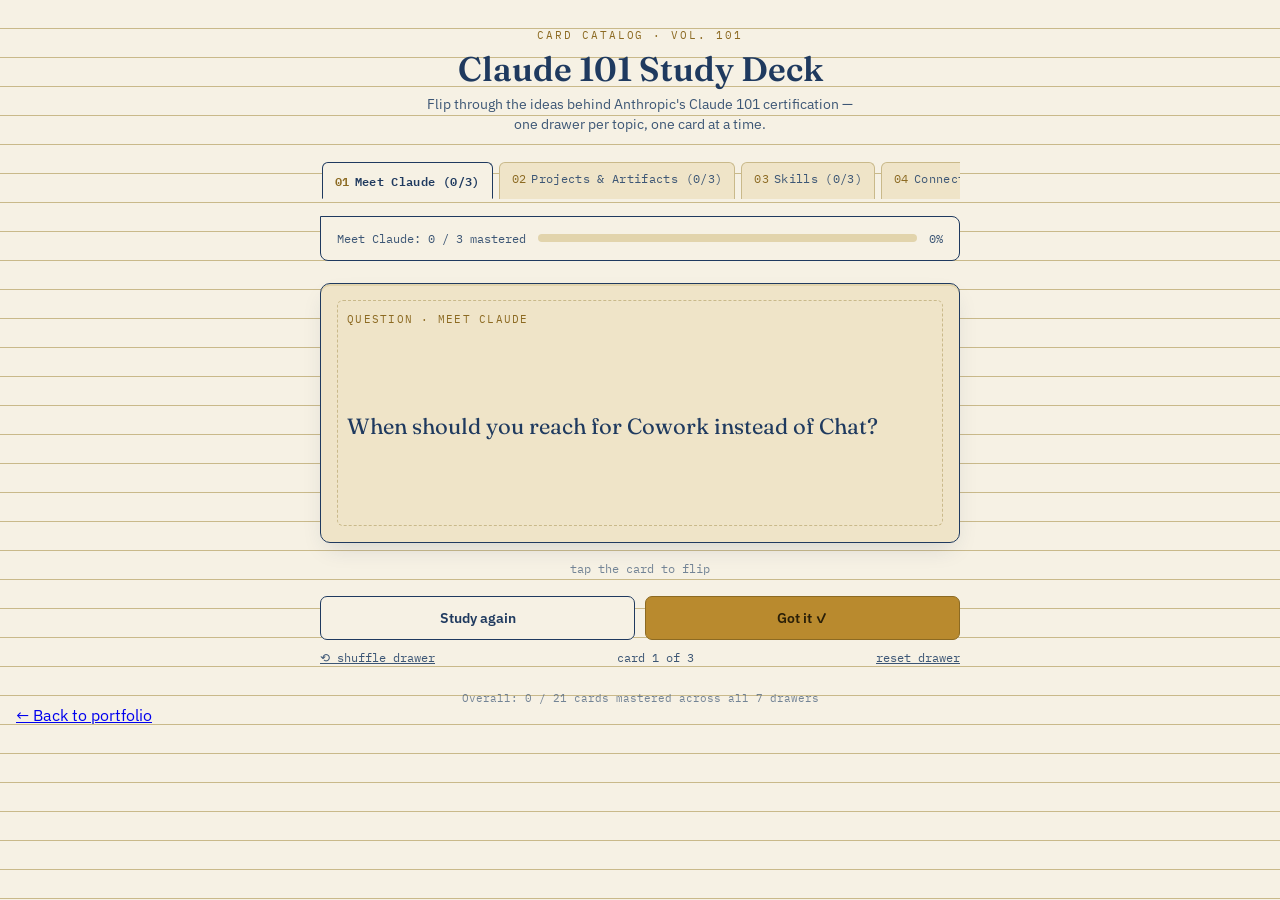
<file: claude101_flashcards.html>
<!DOCTYPE html>
<html lang="en">
<head>
<meta charset="UTF-8">
<title>Claude 101 — Study Deck</title>
<style>
@import url('https://fonts.googleapis.com/css2?family=Fraunces:opsz,wght@9..144,400..700&family=IBM+Plex+Mono:wght@400;500;600&family=IBM+Plex+Sans:wght@400;500;600&display=swap');

:root{
  --paper: #F6F1E4;
  --card-stock: #EFE4C8;
  --card-stock-dark: #E2D4AC;
  --ink: #1F3A5F;
  --ink-soft: #3C5675;
  --brass: #B98A2E;
  --brass-dark: #8C6A22;
  --stamp: #8B3A3A;
  --stamp-glow: rgba(139,58,58,0.18);
  --line: #C9B98A;
  --shadow: rgba(31,58,95,0.18);
}

*{box-sizing:border-box;}
html,body{margin:0;padding:0;}
body{
  background:
    linear-gradient(var(--line) 1px, transparent 1px) 0 28px / 100% 29px,
    var(--paper);
  font-family:'IBM Plex Sans', sans-serif;
  color:var(--ink);
  min-height:100vh;
  padding:28px 16px 60px;
}

.wrap{max-width:640px;margin:0 auto;}

/* ---- Header: catalog drawer label ---- */
.header{
  text-align:center;
  margin-bottom:22px;
}
.eyebrow{
  font-family:'IBM Plex Mono', monospace;
  font-size:11px;
  letter-spacing:0.18em;
  text-transform:uppercase;
  color:var(--brass-dark);
  margin-bottom:6px;
}
.title{
  font-family:'Fraunces', serif;
  font-size:34px;
  font-weight:600;
  font-variation-settings: 'opsz' 40;
  color:var(--ink);
  margin:0 0 4px;
}
.subtitle{
  font-size:13.5px;
  color:var(--ink-soft);
  max-width:440px;
  margin:0 auto;
  line-height:1.5;
}

/* ---- Drawer tabs (categories) ---- */
.tabs{
  display:flex;
  gap:6px;
  overflow-x:auto;
  padding:4px 2px 12px;
  margin-bottom:6px;
  scrollbar-width:none;
}
.tabs::-webkit-scrollbar{display:none;}
.tab{
  flex:0 0 auto;
  font-family:'IBM Plex Mono', monospace;
  font-size:11.5px;
  letter-spacing:0.03em;
  padding:8px 12px 7px;
  background:var(--card-stock);
  border:1px solid var(--line);
  border-bottom:none;
  border-radius:6px 6px 0 0;
  color:var(--ink-soft);
  cursor:pointer;
  position:relative;
  top:1px;
  white-space:nowrap;
  transition:background .15s, color .15s;
}
.tab .n{color:var(--brass-dark); margin-right:5px;}
.tab.active{
  background:var(--paper);
  color:var(--ink);
  font-weight:600;
  border-color:var(--ink);
  border-bottom:1px solid var(--paper);
}
.tab:not(.active):hover{background:var(--card-stock-dark);}

/* ---- Progress rail ---- */
.progress-rail{
  border:1px solid var(--ink);
  border-radius:0 8px 8px 8px;
  background:var(--paper);
  padding:14px 16px;
  margin-bottom:22px;
  display:flex;
  align-items:center;
  gap:12px;
}
.progress-track{
  flex:1;
  height:8px;
  border-radius:4px;
  background:var(--card-stock-dark);
  overflow:hidden;
  position:relative;
}
.progress-fill{
  height:100%;
  background:var(--brass);
  border-radius:4px;
  transition:width .35s ease;
}
.progress-label{
  font-family:'IBM Plex Mono', monospace;
  font-size:12px;
  color:var(--ink-soft);
  white-space:nowrap;
}

/* ---- Flashcard ---- */
.stage{
  perspective:1600px;
  margin-bottom:18px;
}
.card{
  position:relative;
  width:100%;
  min-height:260px;
  transform-style:preserve-3d;
  transition:transform .5s cubic-bezier(.4,.2,.2,1);
  cursor:pointer;
}
.card.flipped{transform:rotateY(180deg);}
.face{
  position:absolute;
  inset:0;
  backface-visibility:hidden;
  border-radius:10px;
  border:1px solid var(--ink);
  background:var(--card-stock);
  box-shadow:0 10px 24px -8px var(--shadow), 0 2px 0 var(--card-stock-dark) inset;
  padding:28px 26px;
  display:flex;
  flex-direction:column;
}
.face::before{
  content:'';
  position:absolute;
  top:16px; left:16px; right:16px; bottom:16px;
  border:1px dashed var(--line);
  border-radius:6px;
  pointer-events:none;
}
.face-tag{
  font-family:'IBM Plex Mono', monospace;
  font-size:10.5px;
  letter-spacing:0.12em;
  text-transform:uppercase;
  color:var(--brass-dark);
  margin-bottom:14px;
}
.face-body{
  flex:1;
  display:flex;
  align-items:center;
  font-family:'Fraunces', serif;
  font-size:22px;
  line-height:1.4;
  color:var(--ink);
}
.face.back{transform:rotateY(180deg);}
.face.back .face-body{font-family:'IBM Plex Sans', sans-serif; font-size:16.5px; font-weight:400; line-height:1.6;}
.hint{
  text-align:center;
  font-size:11.5px;
  color:var(--ink-soft);
  font-family:'IBM Plex Mono', monospace;
  opacity:0.7;
  margin-bottom:20px;
}

/* ---- Mastery stamp ---- */
.stamp{
  position:absolute;
  top:14px; right:16px;
  font-family:'IBM Plex Mono', monospace;
  font-size:11px;
  font-weight:600;
  letter-spacing:0.1em;
  color:var(--stamp);
  border:2px solid var(--stamp);
  border-radius:4px;
  padding:3px 8px;
  transform:rotate(8deg) scale(0);
  transition:transform .3s cubic-bezier(.4,1.6,.5,1);
  background:var(--stamp-glow);
}
.stamp.show{transform:rotate(8deg) scale(1);}

/* ---- Controls ---- */
.controls{
  display:flex;
  gap:10px;
  margin-bottom:10px;
}
.btn{
  flex:1;
  font-family:'IBM Plex Sans', sans-serif;
  font-size:14px;
  font-weight:600;
  padding:12px 14px;
  border-radius:7px;
  border:1px solid var(--ink);
  background:var(--paper);
  color:var(--ink);
  cursor:pointer;
  transition:transform .1s, background .15s;
}
.btn:active{transform:scale(0.97);}
.btn.primary{
  background:var(--ink);
  color:var(--paper);
}
.btn.gold{
  background:var(--brass);
  border-color:var(--brass-dark);
  color:#2A1F08;
}
.btn:hover{filter:brightness(1.04);}
.utility-row{
  display:flex;
  justify-content:space-between;
  align-items:center;
  font-family:'IBM Plex Mono', monospace;
  font-size:12px;
  color:var(--ink-soft);
  margin-top:6px;
}
.link-btn{
  background:none;
  border:none;
  color:var(--ink-soft);
  text-decoration:underline;
  cursor:pointer;
  font-family:'IBM Plex Mono', monospace;
  font-size:12px;
  padding:0;
}
.link-btn:hover{color:var(--ink);}

/* ---- Completion banner ---- */
.done-banner{
  border:1px solid var(--ink);
  background:var(--card-stock);
  border-radius:10px;
  padding:26px;
  text-align:center;
  font-family:'Fraunces', serif;
}
.done-banner .big{font-size:24px; margin-bottom:8px;}
.done-banner .small{font-family:'IBM Plex Sans',sans-serif; font-size:13.5px; color:var(--ink-soft);}

/* ---- Overall stats footer ---- */
.footer-note{
  text-align:center;
  font-family:'IBM Plex Mono', monospace;
  font-size:11px;
  color:var(--ink-soft);
  opacity:0.7;
  margin-top:26px;
}

@media (prefers-reduced-motion: reduce){
  .card, .stamp, .progress-fill{transition:none !important;}
}
</style>
</head>
<body>
<div class="wrap">

  <div class="header">
    <div class="eyebrow">Card Catalog · Vol. 101</div>
    <h1 class="title">Claude 101 Study Deck</h1>
    <p class="subtitle">Flip through the ideas behind Anthropic's Claude&nbsp;101 certification — one drawer per topic, one card at a time.</p>
  </div>

  <div class="tabs" id="tabs"></div>

  <div class="progress-rail">
    <div class="progress-label" id="progressLabel">0 / 0</div>
    <div class="progress-track"><div class="progress-fill" id="progressFill" style="width:0%"></div></div>
    <div class="progress-label" id="progressPct">0%</div>
  </div>

  <div id="deckArea"></div>

  <div class="footer-note" id="overallNote">loading your deck…</div>
</div>

<script>
const CATEGORIES = [
  {
    id: "meet",
    label: "Meet Claude",
    cards: [
      {q:"What are the three main ways to work with Claude day-to-day?", a:"Chat for conversation and quick questions, Cowork for multi-step agentic work across files and tasks, and Code for delegating software development work."},
      {q:"When should you reach for Cowork instead of Chat?", a:"When a task spans many steps, files, and tool calls — research, analysis, or long-form work — rather than a single question and answer."},
      {q:"What is Claude Code built for?", a:"Delegating coding tasks — writing, debugging, and shipping code — from the terminal, an IDE, or the desktop app."}
    ]
  },
  {
    id: "projects",
    label: "Projects & Artifacts",
    cards: [
      {q:"What is a Project in Claude?", a:"A persistent workspace that holds context, instructions, and files so Claude stays consistent across many related conversations."},
      {q:"What is an Artifact?", a:"A standalone piece of content — a document, piece of code, diagram, or app — that Claude creates and that can be viewed, edited, and reused outside the chat."},
      {q:"Why use a Project for recurring work?", a:"It keeps the same background knowledge and style available every time, so you don't have to re-explain context in every new chat."}
    ]
  },
  {
    id: "skills",
    label: "Skills",
    cards: [
      {q:"What is a Skill in Claude?", a:"A packaged set of instructions and know-how for a specific task or format, so Claude reuses a tested workflow instead of relearning it each time."},
      {q:"How does a Skill differ from a one-off prompt?", a:"A Skill is saved, reusable, and shareable across a team, while a one-off prompt only helps in the current conversation."},
      {q:"Give an example of what a Skill might encode.", a:"Best practices for producing a specific file type — like the formatting rules for a polished Word document or slide deck."}
    ]
  },
  {
    id: "connectors",
    label: "Connectors",
    cards: [
      {q:"What is a Connector?", a:"An integration that lets Claude read from — and act on — an external app or service, like email, files, or messaging, on your behalf."},
      {q:"Name three common services people connect to Claude.", a:"Gmail, Google Drive, and Slack are common examples."},
      {q:"What's the difference between a read-only tool and an action tool?", a:"Read-only tools, like search, can run automatically. Tools that send, modify, or delete something usually ask for confirmation first."}
    ]
  },
  {
    id: "research",
    label: "Research & Search",
    cards: [
      {q:"What does Research mode do?", a:"It runs many searches and tool calls across sources to build a thorough answer to a broad or open-ended question."},
      {q:"What is Enterprise Search for?", a:"Searching across a company's own connected knowledge — documents, tickets, chats — instead of the open web."},
      {q:"When should you prefer one quick search over Research mode?", a:"When the question has a single clear factual answer, like a current price or a specific date."}
    ]
  },
  {
    id: "models",
    label: "Choosing a Model",
    cards: [
      {q:"What are the three model sizes to choose between?", a:"Opus (most capable), Sonnet (balanced), and Haiku (fastest and most cost-efficient)."},
      {q:"When is Haiku the right choice?", a:"For simple, high-volume, low-latency tasks where speed and cost matter more than maximum depth."},
      {q:"When is Opus the right choice?", a:"For the hardest, highest-stakes tasks that need the most careful reasoning."},
      {q:"What's a practical reason to pick Sonnet for everyday work?", a:"It balances quality with speed and cost for most day-to-day tasks, saving Opus for the hardest problems."}
    ]
  },
  {
    id: "permissions",
    label: "Permissions & Data",
    cards: [
      {q:"Why do permissions matter when connecting Claude to your tools?", a:"They control exactly what Claude can see and do in each app, limiting access to what's needed for the task at hand."},
      {q:"What should you do before an agent takes an irreversible action, like sending an email?", a:"Review and confirm it — actions that send, modify, or delete are typically gated behind a confirmation step."}
    ]
  }
];

let currentCat = 0;
let currentIdx = 0;
let flipped = false;
let order = [];
let progress = {}; // {catId: [masteredIndexes]}
const STORAGE_KEY = "claude101-progress-v1";

async function loadProgress(){
  try{
    const res = await window.storage.get(STORAGE_KEY, false);
    if(res && res.value){ progress = JSON.parse(res.value); }
  }catch(e){ progress = {}; }
  CATEGORIES.forEach(c => { if(!progress[c.id]) progress[c.id] = []; });
}
async function saveProgress(){
  try{ await window.storage.set(STORAGE_KEY, JSON.stringify(progress), false); }
  catch(e){ console.error("save failed", e); }
}

function shuffleOrder(len){
  const arr = Array.from({length: len}, (_,i)=>i);
  for(let i=arr.length-1;i>0;i--){
    const j = Math.floor(Math.random()*(i+1));
    [arr[i],arr[j]]=[arr[j],arr[i]];
  }
  return arr;
}

function renderTabs(){
  const tabsEl = document.getElementById("tabs");
  tabsEl.innerHTML = "";
  CATEGORIES.forEach((c, i) => {
    const mastered = progress[c.id]?.length || 0;
    const tab = document.createElement("div");
    tab.className = "tab" + (i===currentCat ? " active" : "");
    tab.innerHTML = `<span class="n">${String(i+1).padStart(2,'0')}</span>${c.label} (${mastered}/${c.cards.length})`;
    tab.onclick = () => { currentCat = i; currentIdx = 0; flipped = false; order = shuffleOrder(CATEGORIES[i].cards.length); render(); };
    tabsEl.appendChild(tab);
  });
}

function renderProgress(){
  const cat = CATEGORIES[currentCat];
  const masteredSet = new Set(progress[cat.id] || []);
  const total = cat.cards.length;
  const done = masteredSet.size;
  const pct = total ? Math.round((done/total)*100) : 0;
  document.getElementById("progressLabel").textContent = `${cat.label}: ${done} / ${total} mastered`;
  document.getElementById("progressFill").style.width = pct + "%";
  document.getElementById("progressPct").textContent = pct + "%";

  const totalAll = CATEGORIES.reduce((s,c)=>s+c.cards.length,0);
  const doneAll = CATEGORIES.reduce((s,c)=>s+(progress[c.id]?.length||0),0);
  document.getElementById("overallNote").textContent = `Overall: ${doneAll} / ${totalAll} cards mastered across all 7 drawers`;
}

function render(){
  renderTabs();
  renderProgress();
  const cat = CATEGORIES[currentCat];
  const deckArea = document.getElementById("deckArea");
  const masteredSet = new Set(progress[cat.id] || []);

  if(order.length !== cat.cards.length){ order = shuffleOrder(cat.cards.length); }

  // If all cards mastered in this category, show completion banner
  if(masteredSet.size === cat.cards.length){
    deckArea.innerHTML = `
      <div class="done-banner">
        <div class="big">🗂️ Drawer complete</div>
        <div class="small">You've mastered every card in "${cat.label}." Nice work.</div>
      </div>
      <div class="controls" style="margin-top:14px;">
        <button class="btn" id="reviewBtn">Review this drawer again</button>
        <button class="btn primary" id="nextCatBtn">Next drawer →</button>
      </div>
    `;
    document.getElementById("reviewBtn").onclick = () => {
      progress[cat.id] = [];
      saveProgress();
      currentIdx = 0;
      order = shuffleOrder(cat.cards.length);
      render();
    };
    document.getElementById("nextCatBtn").onclick = () => {
      currentCat = (currentCat + 1) % CATEGORIES.length;
      currentIdx = 0;
      flipped = false;
      order = shuffleOrder(CATEGORIES[currentCat].cards.length);
      render();
    };
    return;
  }

  // Skip to next unmastered card in order
  let safety = 0;
  while(masteredSet.has(order[currentIdx]) && safety < order.length + 2){
    currentIdx = (currentIdx + 1) % order.length;
    safety++;
  }

  const realIdx = order[currentIdx];
  const cardData = cat.cards[realIdx];
  const isMastered = masteredSet.has(realIdx);

  deckArea.innerHTML = `
    <div class="stage">
      <div class="card" id="flashcard">
        <div class="face front">
          <div class="face-tag">Question · ${cat.label}</div>
          <div class="face-body">${cardData.q}</div>
          ${isMastered ? '<div class="stamp show">MASTERED</div>' : ''}
        </div>
        <div class="face back">
          <div class="face-tag">Answer</div>
          <div class="face-body">${cardData.a}</div>
        </div>
      </div>
    </div>
    <div class="hint">tap the card to flip</div>
    <div class="controls">
      <button class="btn" id="againBtn">Study again</button>
      <button class="btn gold" id="gotItBtn">Got it ✓</button>
    </div>
    <div class="utility-row">
      <button class="link-btn" id="shuffleBtn">⟲ shuffle drawer</button>
      <span>card ${currentIdx+1} of ${cat.cards.length}</span>
      <button class="link-btn" id="resetBtn">reset drawer</button>
    </div>
  `;

  const cardEl = document.getElementById("flashcard");
  cardEl.classList.toggle("flipped", flipped);
  cardEl.onclick = () => { flipped = !flipped; cardEl.classList.toggle("flipped", flipped); };

  document.getElementById("gotItBtn").onclick = (e) => {
    e.stopPropagation();
    if(!progress[cat.id].includes(realIdx)){ progress[cat.id].push(realIdx); }
    saveProgress();
    flipped = false;
    currentIdx = (currentIdx + 1) % order.length;
    render();
  };
  document.getElementById("againBtn").onclick = (e) => {
    e.stopPropagation();
    flipped = false;
    currentIdx = (currentIdx + 1) % order.length;
    render();
  };
  document.getElementById("shuffleBtn").onclick = (e) => {
    e.stopPropagation();
    order = shuffleOrder(cat.cards.length);
    currentIdx = 0;
    flipped = false;
    render();
  };
  document.getElementById("resetBtn").onclick = (e) => {
    e.stopPropagation();
    progress[cat.id] = [];
    saveProgress();
    currentIdx = 0;
    flipped = false;
    order = shuffleOrder(cat.cards.length);
    render();
  };
}

(async function init(){
  await loadProgress();
  order = shuffleOrder(CATEGORIES[currentCat].cards.length);
  render();
})();
</script>
   <a class='back' href='/'>← Back to portfolio</a>
</body>
</html>
</file>
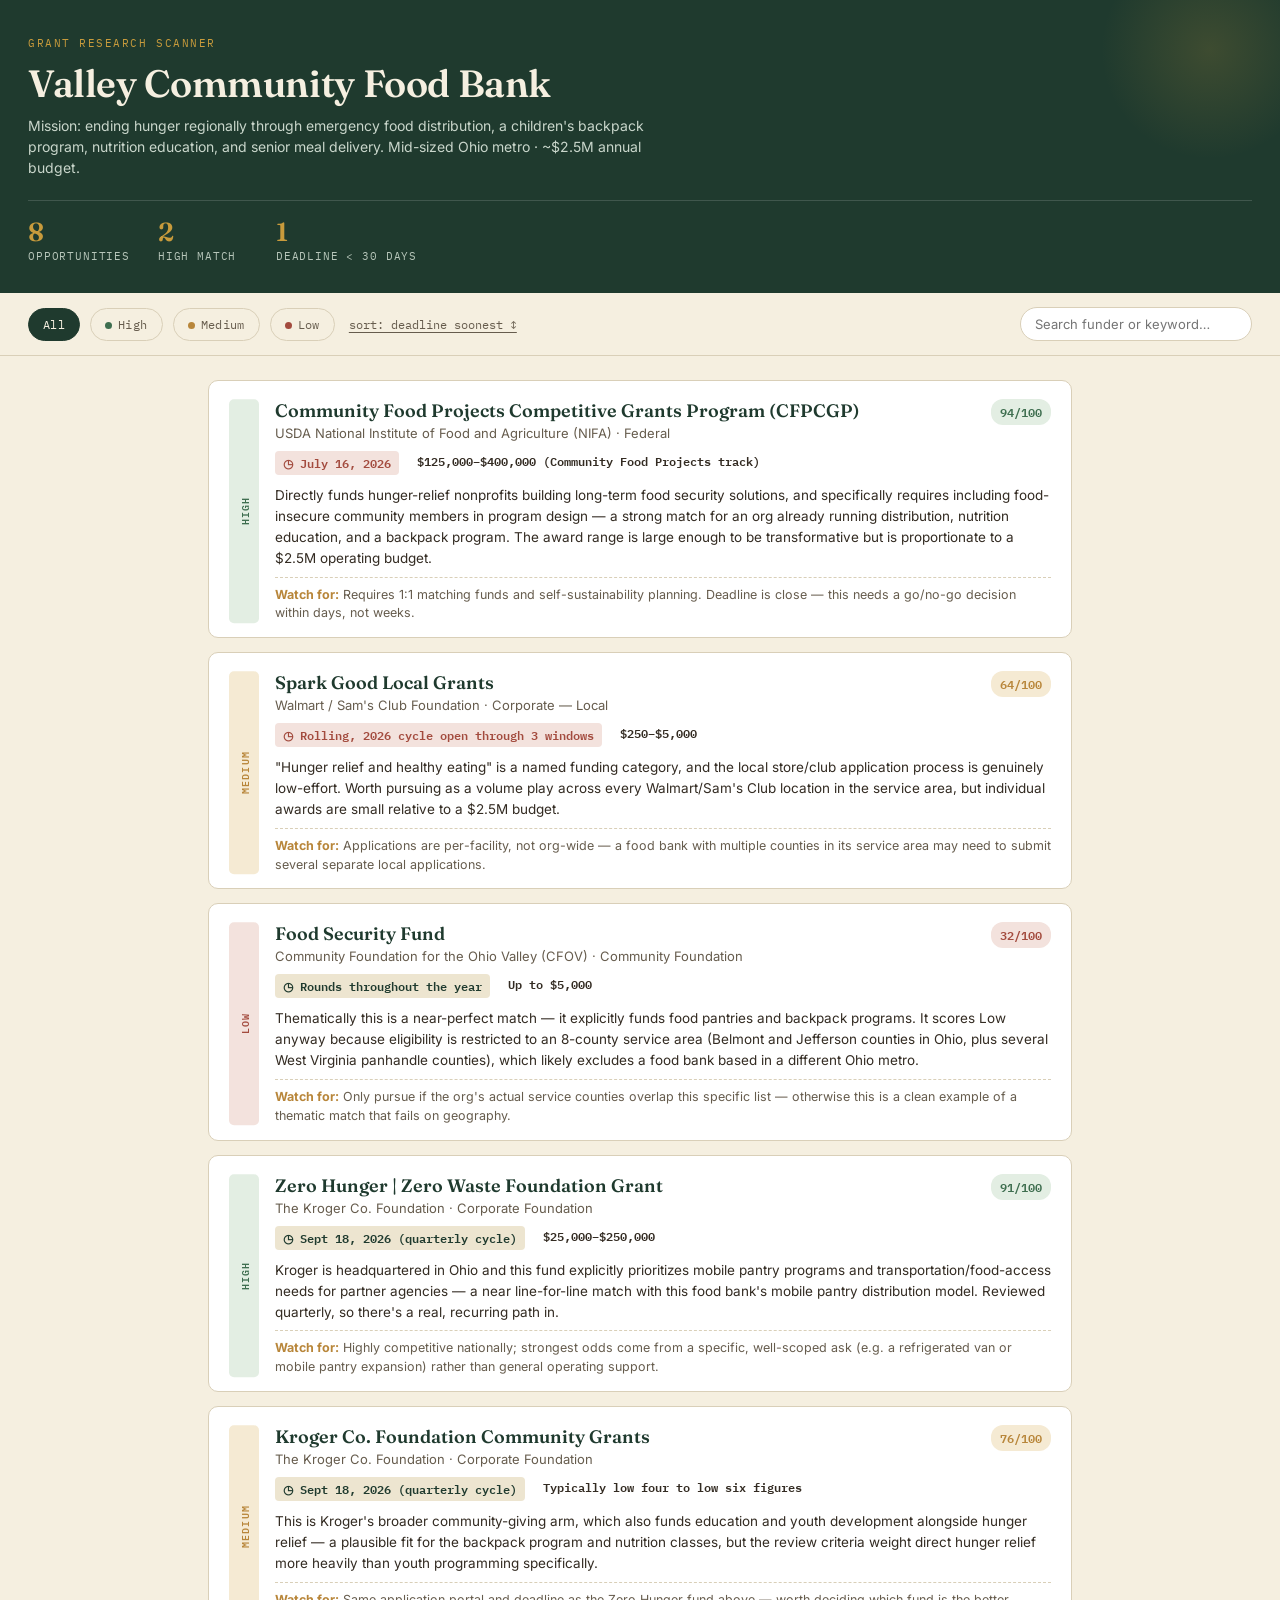
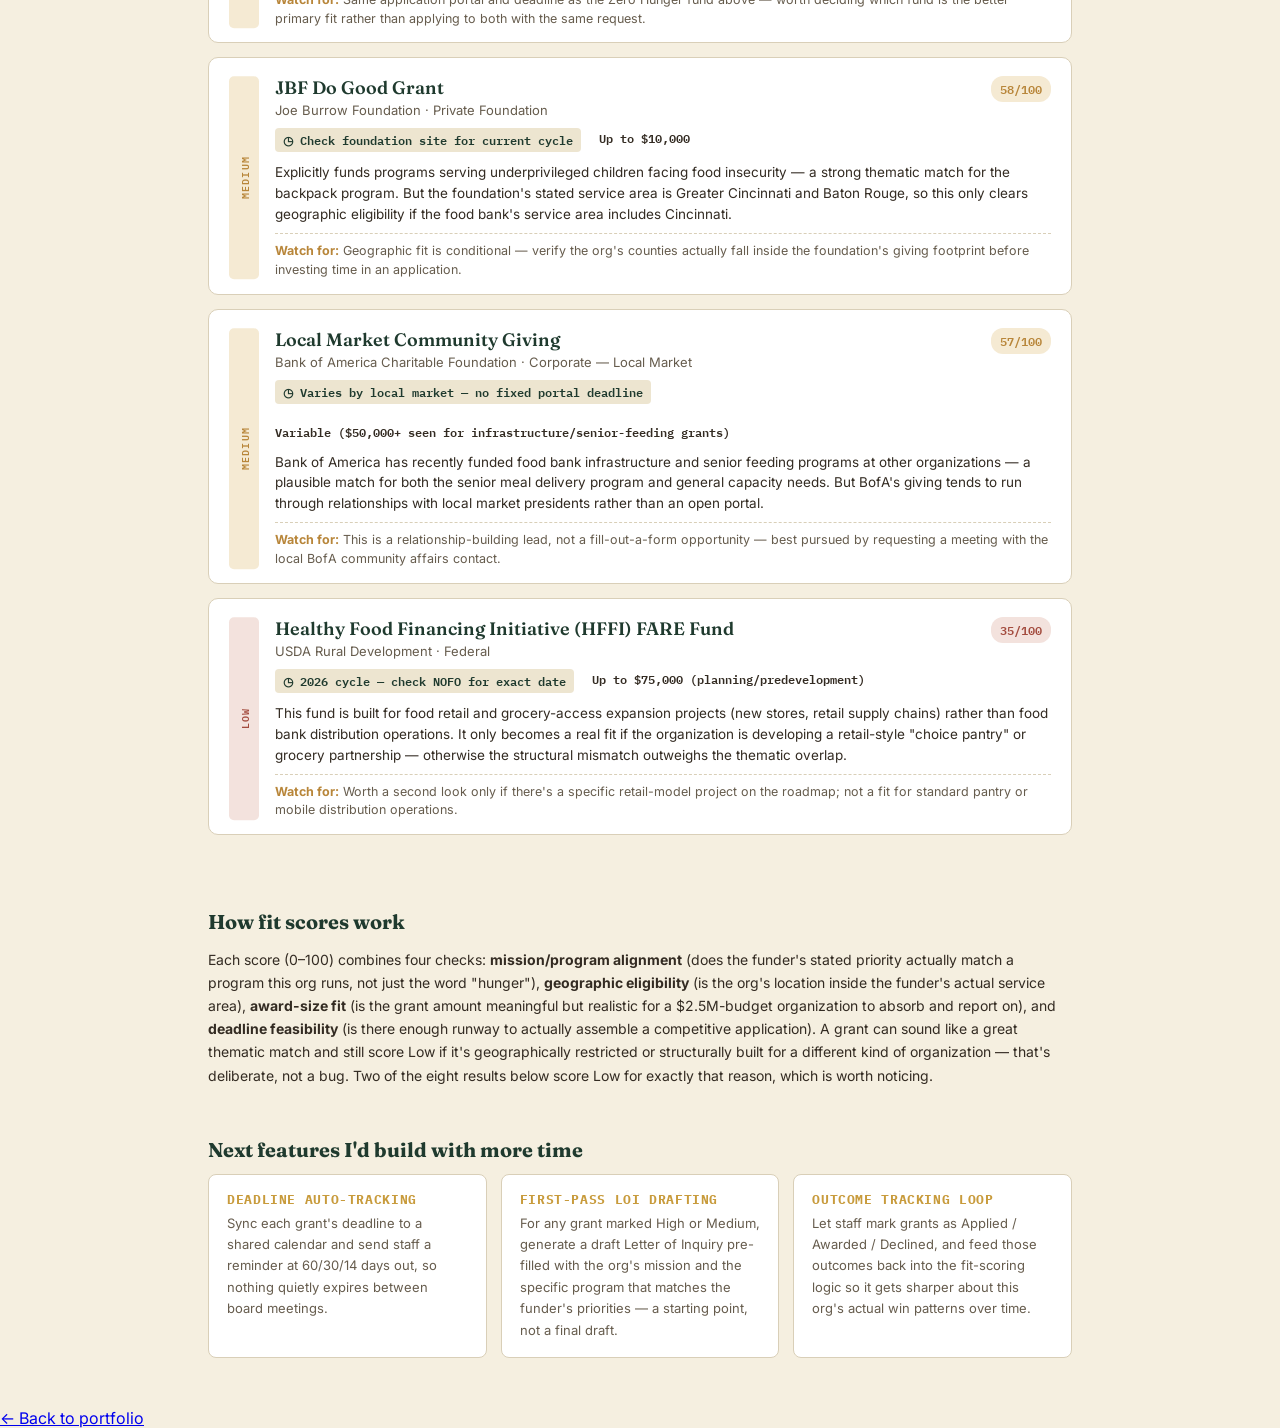
<file: projects/grant-scanner.html>
<!DOCTYPE html>
<html lang="en">
<head>
<meta charset="UTF-8">
<title>Valley Community Food Bank — Grant Scanner</title>
<style>
@import url('https://fonts.googleapis.com/css2?family=Fraunces:opsz,wght@9..144,500;9..144,600;9..144,700&family=IBM+Plex+Mono:wght@400;500;600&family=Inter:wght@400;500;600;700&display=swap');

:root{
  --ink:#1F3A2E;
  --ink-light:#2E4F3D;
  --paper:#F5EFE0;
  --paper-dim:#EDE5D0;
  --gold:#C89B3C;
  --high:#3E6E4F;
  --high-bg:#E3EEE3;
  --med:#B8863A;
  --med-bg:#F5EAD3;
  --low:#A34B3E;
  --low-bg:#F3E2DD;
  --text:#332B22;
  --text-soft:#665C4D;
  --line:#D9CFB8;
}
*{box-sizing:border-box;}
body{
  margin:0;
  background:var(--paper);
  color:var(--text);
  font-family:'Inter',sans-serif;
  -webkit-font-smoothing:antialiased;
}

/* ---------- HEADER ---------- */
header{
  background:var(--ink);
  color:var(--paper);
  padding:36px 28px 30px;
  position:relative;
  overflow:hidden;
}
header::after{
  content:"";
  position:absolute;
  right:-40px; top:-60px;
  width:220px;height:220px;
  border-radius:50%;
  background:radial-gradient(circle, rgba(200,155,60,0.18) 0%, transparent 70%);
}
.eyebrow{
  font-family:'IBM Plex Mono',monospace;
  font-size:11px;
  letter-spacing:0.14em;
  text-transform:uppercase;
  color:var(--gold);
  margin-bottom:10px;
}
h1{
  font-family:'Fraunces',serif;
  font-weight:600;
  font-size:clamp(26px,4vw,38px);
  margin:0 0 8px;
  letter-spacing:-0.01em;
}
.org-line{
  font-size:14px;
  color:#C9D6CB;
  max-width:640px;
  line-height:1.5;
  margin-bottom:22px;
}
.stat-row{
  display:flex;
  gap:28px;
  flex-wrap:wrap;
  border-top:1px solid rgba(255,255,255,0.15);
  padding-top:18px;
}
.stat{ min-width:90px; }
.stat .num{
  font-family:'Fraunces',serif;
  font-size:26px;
  font-weight:600;
  color:var(--gold);
  line-height:1;
}
.stat .lbl{
  font-family:'IBM Plex Mono',monospace;
  font-size:10.5px;
  color:#B7C6BA;
  text-transform:uppercase;
  letter-spacing:0.08em;
  margin-top:4px;
}

/* ---------- CONTROLS ---------- */
.controls{
  position:sticky; top:0; z-index:10;
  background:var(--paper);
  border-bottom:1px solid var(--line);
  padding:14px 28px;
  display:flex;
  gap:10px;
  flex-wrap:wrap;
  align-items:center;
}
.filter-btn{
  font-family:'IBM Plex Mono',monospace;
  font-size:12px;
  letter-spacing:0.03em;
  padding:8px 14px;
  border-radius:20px;
  border:1px solid var(--line);
  background:var(--paper);
  color:var(--text-soft);
  cursor:pointer;
  transition:all .15s ease;
}
.filter-btn:hover{ border-color:var(--ink); color:var(--ink); }
.filter-btn.active{
  background:var(--ink);
  color:var(--paper);
  border-color:var(--ink);
}
.filter-btn .dot{
  display:inline-block;
  width:7px;height:7px;
  border-radius:50%;
  margin-right:6px;
}
#searchBox{
  margin-left:auto;
  font-family:'Inter',sans-serif;
  font-size:13px;
  padding:8px 14px;
  border-radius:20px;
  border:1px solid var(--line);
  background:#fff;
  min-width:200px;
  outline:none;
}
#searchBox:focus{ border-color:var(--ink); }
.sort-toggle{
  font-family:'IBM Plex Mono',monospace;
  font-size:11.5px;
  color:var(--text-soft);
  cursor:pointer;
  text-decoration:underline;
  text-underline-offset:3px;
  margin-left:4px;
  white-space:nowrap;
}

/* ---------- LIST ---------- */
main{ padding:24px 28px 60px; max-width:920px; margin:0 auto; }
.empty-note{
  text-align:center;
  color:var(--text-soft);
  font-size:14px;
  padding:40px 0;
  font-style:italic;
}
.card{
  background:#fff;
  border:1px solid var(--line);
  border-radius:10px;
  margin-bottom:14px;
  padding:0;
  position:relative;
  overflow:hidden;
  transition:box-shadow .15s ease;
}
.card:hover{ box-shadow:0 4px 18px rgba(31,58,46,0.08); }
.card-top{
  display:flex;
  align-items:flex-start;
  gap:16px;
  padding:18px 20px 14px 20px;
}
.flag{
  flex-shrink:0;
  writing-mode:vertical-rl;
  text-orientation:mixed;
  transform:rotate(180deg);
  font-family:'IBM Plex Mono',monospace;
  font-size:10px;
  letter-spacing:0.12em;
  text-transform:uppercase;
  font-weight:600;
  padding:10px 6px;
  border-radius:5px;
  align-self:stretch;
  text-align:center;
}
.flag.HIGH{ background:var(--high-bg); color:var(--high); }
.flag.MEDIUM{ background:var(--med-bg); color:var(--med); }
.flag.LOW{ background:var(--low-bg); color:var(--low); }

.card-main{ flex:1; min-width:0; }
.card-title-row{
  display:flex;
  justify-content:space-between;
  align-items:flex-start;
  gap:10px;
  flex-wrap:wrap;
}
.grant-name{
  font-family:'Fraunces',serif;
  font-weight:600;
  font-size:18px;
  color:var(--ink);
  margin:0 0 3px;
}
.funder{
  font-size:13px;
  color:var(--text-soft);
  margin-bottom:10px;
}
.score-badge{
  font-family:'IBM Plex Mono',monospace;
  font-size:12px;
  font-weight:600;
  padding:3px 9px;
  border-radius:12px;
  white-space:nowrap;
}
.score-badge.HIGH{ background:var(--high-bg); color:var(--high); }
.score-badge.MEDIUM{ background:var(--med-bg); color:var(--med); }
.score-badge.LOW{ background:var(--low-bg); color:var(--low); }

.meta-row{
  display:flex;
  gap:18px;
  flex-wrap:wrap;
  font-family:'IBM Plex Mono',monospace;
  font-size:12px;
  color:var(--text-soft);
  margin-bottom:10px;
}
.meta-row .meta-item b{ color:var(--text); font-weight:600; }
.deadline-tag{
  font-family:'IBM Plex Mono',monospace;
  font-size:11.5px;
  font-weight:600;
  padding:2px 8px;
  border-radius:4px;
  background:var(--paper-dim);
  color:var(--ink);
}
.deadline-tag.urgent{ background:#F3E2DD; color:var(--low); }

.why{
  font-size:13.5px;
  line-height:1.55;
  color:var(--text);
  margin:0;
}
.caveat{
  font-size:12.5px;
  color:var(--text-soft);
  margin-top:8px;
  padding-top:8px;
  border-top:1px dashed var(--line);
  line-height:1.5;
}
.caveat b{ color:var(--med); }

/* ---------- FOOTER SECTIONS ---------- */
.info-block{
  max-width:920px;
  margin:0 auto 50px;
  padding:0 28px;
}
.info-block h2{
  font-family:'Fraunces',serif;
  font-size:20px;
  color:var(--ink);
  margin:0 0 12px;
}
.info-block p, .info-block li{
  font-size:14px;
  line-height:1.65;
  color:var(--text);
}
.next-features{
  display:grid;
  grid-template-columns:repeat(auto-fit,minmax(240px,1fr));
  gap:14px;
  margin-top:10px;
}
.feature-card{
  background:#fff;
  border:1px solid var(--line);
  border-radius:8px;
  padding:16px 18px;
}
.feature-card h3{
  font-family:'IBM Plex Mono',monospace;
  font-size:12.5px;
  text-transform:uppercase;
  letter-spacing:0.05em;
  color:var(--gold);
  margin:0 0 6px;
}
.feature-card p{ font-size:13px; margin:0; color:var(--text-soft); }

@media (max-width:600px){
  .flag{ writing-mode:horizontal-tb; transform:none; padding:4px 8px; align-self:flex-start; }
  .card-top{ flex-direction:column; }
}
</style>
</head>
<body>

<header>
  <div class="eyebrow">Grant Research Scanner</div>
  <h1>Valley Community Food Bank</h1>
  <div class="org-line">
    Mission: ending hunger regionally through emergency food distribution, a children's backpack program, nutrition education, and senior meal delivery. Mid-sized Ohio metro · ~$2.5M annual budget.
  </div>
  <div class="stat-row">
    <div class="stat"><div class="num" id="statTotal">8</div><div class="lbl">Opportunities</div></div>
    <div class="stat"><div class="num" id="statHigh">2</div><div class="lbl">High match</div></div>
    <div class="stat"><div class="num" id="statUrgent">1</div><div class="lbl">Deadline &lt; 30 days</div></div>
  </div>
</header>

<div class="controls">
  <button class="filter-btn active" data-filter="ALL">All</button>
  <button class="filter-btn" data-filter="HIGH"><span class="dot" style="background:#3E6E4F"></span>High</button>
  <button class="filter-btn" data-filter="MEDIUM"><span class="dot" style="background:#B8863A"></span>Medium</button>
  <button class="filter-btn" data-filter="LOW"><span class="dot" style="background:#A34B3E"></span>Low</button>
  <span class="sort-toggle" id="sortToggle">sort: deadline soonest ↕</span>
  <input id="searchBox" type="text" placeholder="Search funder or keyword…">
</div>

<main>
  <div id="cardList"></div>
  <div class="empty-note" id="emptyNote" style="display:none;">No grants match that filter — try "All" or clear the search.</div>
</main>

<div class="info-block">
  <h2>How fit scores work</h2>
  <p>Each score (0–100) combines four checks: <b>mission/program alignment</b> (does the funder's stated priority actually match a program this org runs, not just the word "hunger"), <b>geographic eligibility</b> (is the org's location inside the funder's actual service area), <b>award-size fit</b> (is the grant amount meaningful but realistic for a $2.5M-budget organization to absorb and report on), and <b>deadline feasibility</b> (is there enough runway to actually assemble a competitive application). A grant can sound like a great thematic match and still score Low if it's geographically restricted or structurally built for a different kind of organization — that's deliberate, not a bug. Two of the eight results below score Low for exactly that reason, which is worth noticing.</p>
</div>

<div class="info-block">
  <h2>Next features I'd build with more time</h2>
  <div class="next-features">
    <div class="feature-card">
      <h3>Deadline auto-tracking</h3>
      <p>Sync each grant's deadline to a shared calendar and send staff a reminder at 60/30/14 days out, so nothing quietly expires between board meetings.</p>
    </div>
    <div class="feature-card">
      <h3>First-pass LOI drafting</h3>
      <p>For any grant marked High or Medium, generate a draft Letter of Inquiry pre-filled with the org's mission and the specific program that matches the funder's priorities — a starting point, not a final draft.</p>
    </div>
    <div class="feature-card">
      <h3>Outcome tracking loop</h3>
      <p>Let staff mark grants as Applied / Awarded / Declined, and feed those outcomes back into the fit-scoring logic so it gets sharper about this org's actual win patterns over time.</p>
    </div>
  </div>
</div>

<script>
const grants = [
  {
    name: "Community Food Projects Competitive Grants Program (CFPCGP)",
    funder: "USDA National Institute of Food and Agriculture (NIFA)",
    type: "Federal",
    deadline: "2026-07-16",
    deadlineLabel: "July 16, 2026",
    amount: "$125,000–$400,000 (Community Food Projects track)",
    fit: "HIGH",
    score: 94,
    why: "Directly funds hunger-relief nonprofits building long-term food security solutions, and specifically requires including food-insecure community members in program design — a strong match for an org already running distribution, nutrition education, and a backpack program. The award range is large enough to be transformative but is proportionate to a $2.5M operating budget.",
    caveat: "Requires 1:1 matching funds and self-sustainability planning. Deadline is close — this needs a go/no-go decision within days, not weeks."
  },
  {
    name: "Zero Hunger | Zero Waste Foundation Grant",
    funder: "The Kroger Co. Foundation",
    type: "Corporate Foundation",
    deadline: "2026-09-18",
    deadlineLabel: "Sept 18, 2026 (quarterly cycle)",
    amount: "$25,000–$250,000",
    fit: "HIGH",
    score: 91,
    why: "Kroger is headquartered in Ohio and this fund explicitly prioritizes mobile pantry programs and transportation/food-access needs for partner agencies — a near line-for-line match with this food bank's mobile pantry distribution model. Reviewed quarterly, so there's a real, recurring path in.",
    caveat: "Highly competitive nationally; strongest odds come from a specific, well-scoped ask (e.g. a refrigerated van or mobile pantry expansion) rather than general operating support."
  },
  {
    name: "Kroger Co. Foundation Community Grants",
    funder: "The Kroger Co. Foundation",
    type: "Corporate Foundation",
    deadline: "2026-09-18",
    deadlineLabel: "Sept 18, 2026 (quarterly cycle)",
    amount: "Typically low four to low six figures",
    fit: "MEDIUM",
    score: 76,
    why: "This is Kroger's broader community-giving arm, which also funds education and youth development alongside hunger relief — a plausible fit for the backpack program and nutrition classes, but the review criteria weight direct hunger relief more heavily than youth programming specifically.",
    caveat: "Same application portal and deadline as the Zero Hunger fund above — worth deciding which fund is the better primary fit rather than applying to both with the same request."
  },
  {
    name: "Spark Good Local Grants",
    funder: "Walmart / Sam's Club Foundation",
    type: "Corporate — Local",
    deadline: "2026-08-01",
    deadlineLabel: "Rolling, 2026 cycle open through 3 windows",
    amount: "$250–$5,000",
    fit: "MEDIUM",
    score: 64,
    why: "\"Hunger relief and healthy eating\" is a named funding category, and the local store/club application process is genuinely low-effort. Worth pursuing as a volume play across every Walmart/Sam's Club location in the service area, but individual awards are small relative to a $2.5M budget.",
    caveat: "Applications are per-facility, not org-wide — a food bank with multiple counties in its service area may need to submit several separate local applications."
  },
  {
    name: "JBF Do Good Grant",
    funder: "Joe Burrow Foundation",
    type: "Private Foundation",
    deadline: null,
    deadlineLabel: "Check foundation site for current cycle",
    amount: "Up to $10,000",
    fit: "MEDIUM",
    score: 58,
    why: "Explicitly funds programs serving underprivileged children facing food insecurity — a strong thematic match for the backpack program. But the foundation's stated service area is Greater Cincinnati and Baton Rouge, so this only clears geographic eligibility if the food bank's service area includes Cincinnati.",
    caveat: "Geographic fit is conditional — verify the org's counties actually fall inside the foundation's giving footprint before investing time in an application."
  },
  {
    name: "Local Market Community Giving",
    funder: "Bank of America Charitable Foundation",
    type: "Corporate — Local Market",
    deadline: null,
    deadlineLabel: "Varies by local market — no fixed portal deadline",
    amount: "Variable ($50,000+ seen for infrastructure/senior-feeding grants)",
    fit: "MEDIUM",
    score: 57,
    why: "Bank of America has recently funded food bank infrastructure and senior feeding programs at other organizations — a plausible match for both the senior meal delivery program and general capacity needs. But BofA's giving tends to run through relationships with local market presidents rather than an open portal.",
    caveat: "This is a relationship-building lead, not a fill-out-a-form opportunity — best pursued by requesting a meeting with the local BofA community affairs contact."
  },
  {
    name: "Food Security Fund",
    funder: "Community Foundation for the Ohio Valley (CFOV)",
    type: "Community Foundation",
    deadline: "2026-09-01",
    deadlineLabel: "Rounds throughout the year",
    amount: "Up to $5,000",
    fit: "LOW",
    score: 32,
    why: "Thematically this is a near-perfect match — it explicitly funds food pantries and backpack programs. It scores Low anyway because eligibility is restricted to an 8-county service area (Belmont and Jefferson counties in Ohio, plus several West Virginia panhandle counties), which likely excludes a food bank based in a different Ohio metro.",
    caveat: "Only pursue if the org's actual service counties overlap this specific list — otherwise this is a clean example of a thematic match that fails on geography."
  },
  {
    name: "Healthy Food Financing Initiative (HFFI) FARE Fund",
    funder: "USDA Rural Development",
    type: "Federal",
    deadline: null,
    deadlineLabel: "2026 cycle — check NOFO for exact date",
    amount: "Up to $75,000 (planning/predevelopment)",
    fit: "LOW",
    score: 35,
    why: "This fund is built for food retail and grocery-access expansion projects (new stores, retail supply chains) rather than food bank distribution operations. It only becomes a real fit if the organization is developing a retail-style \"choice pantry\" or grocery partnership — otherwise the structural mismatch outweighs the thematic overlap.",
    caveat: "Worth a second look only if there's a specific retail-model project on the roadmap; not a fit for standard pantry or mobile distribution operations."
  }
];

let activeFilter = "ALL";
let sortAsc = true;
let searchTerm = "";

function daysUntil(dateStr){
  if(!dateStr) return Infinity;
  const d = new Date(dateStr);
  const now = new Date("2026-07-03");
  return Math.round((d-now)/(1000*60*60*24));
}

function render(){
  const list = document.getElementById('cardList');
  const empty = document.getElementById('emptyNote');
  let items = grants.filter(g => activeFilter==="ALL" || g.fit===activeFilter);
  if(searchTerm){
    const t = searchTerm.toLowerCase();
    items = items.filter(g => (g.name+g.funder+g.why).toLowerCase().includes(t));
  }
  items.sort((a,b)=>{
    const da = daysUntil(a.deadline), db = daysUntil(b.deadline);
    return sortAsc ? da-db : db-da;
  });

  if(items.length===0){
    list.innerHTML = "";
    empty.style.display = "block";
    return;
  }
  empty.style.display = "none";

  list.innerHTML = items.map(g=>{
    const dleft = daysUntil(g.deadline);
    const urgent = dleft <= 30;
    return `
    <div class="card">
      <div class="card-top">
        <div class="flag ${g.fit}">${g.fit}</div>
        <div class="card-main">
          <div class="card-title-row">
            <div>
              <div class="grant-name">${g.name}</div>
              <div class="funder">${g.funder} · ${g.type}</div>
            </div>
            <div class="score-badge ${g.fit}">${g.score}/100</div>
          </div>
          <div class="meta-row">
            <span class="deadline-tag ${urgent ? 'urgent':''}">◷ ${g.deadlineLabel}</span>
            <span class="meta-item"><b>${g.amount}</b></span>
          </div>
          <p class="why">${g.why}</p>
          <div class="caveat"><b>Watch for:</b> ${g.caveat}</div>
        </div>
      </div>
    </div>`;
  }).join("");
}

document.querySelectorAll('.filter-btn').forEach(btn=>{
  btn.addEventListener('click', ()=>{
    document.querySelectorAll('.filter-btn').forEach(b=>b.classList.remove('active'));
    btn.classList.add('active');
    activeFilter = btn.dataset.filter;
    render();
  });
});

document.getElementById('sortToggle').addEventListener('click', function(){
  sortAsc = !sortAsc;
  this.textContent = sortAsc ? "sort: deadline soonest ↕" : "sort: deadline furthest ↕";
  render();
});

document.getElementById('searchBox').addEventListener('input', (e)=>{
  searchTerm = e.target.value;
  render();
});

render();
</script>
 <a class='back' href='/'>← Back to portfolio</a>
</body>
</html>
</file>
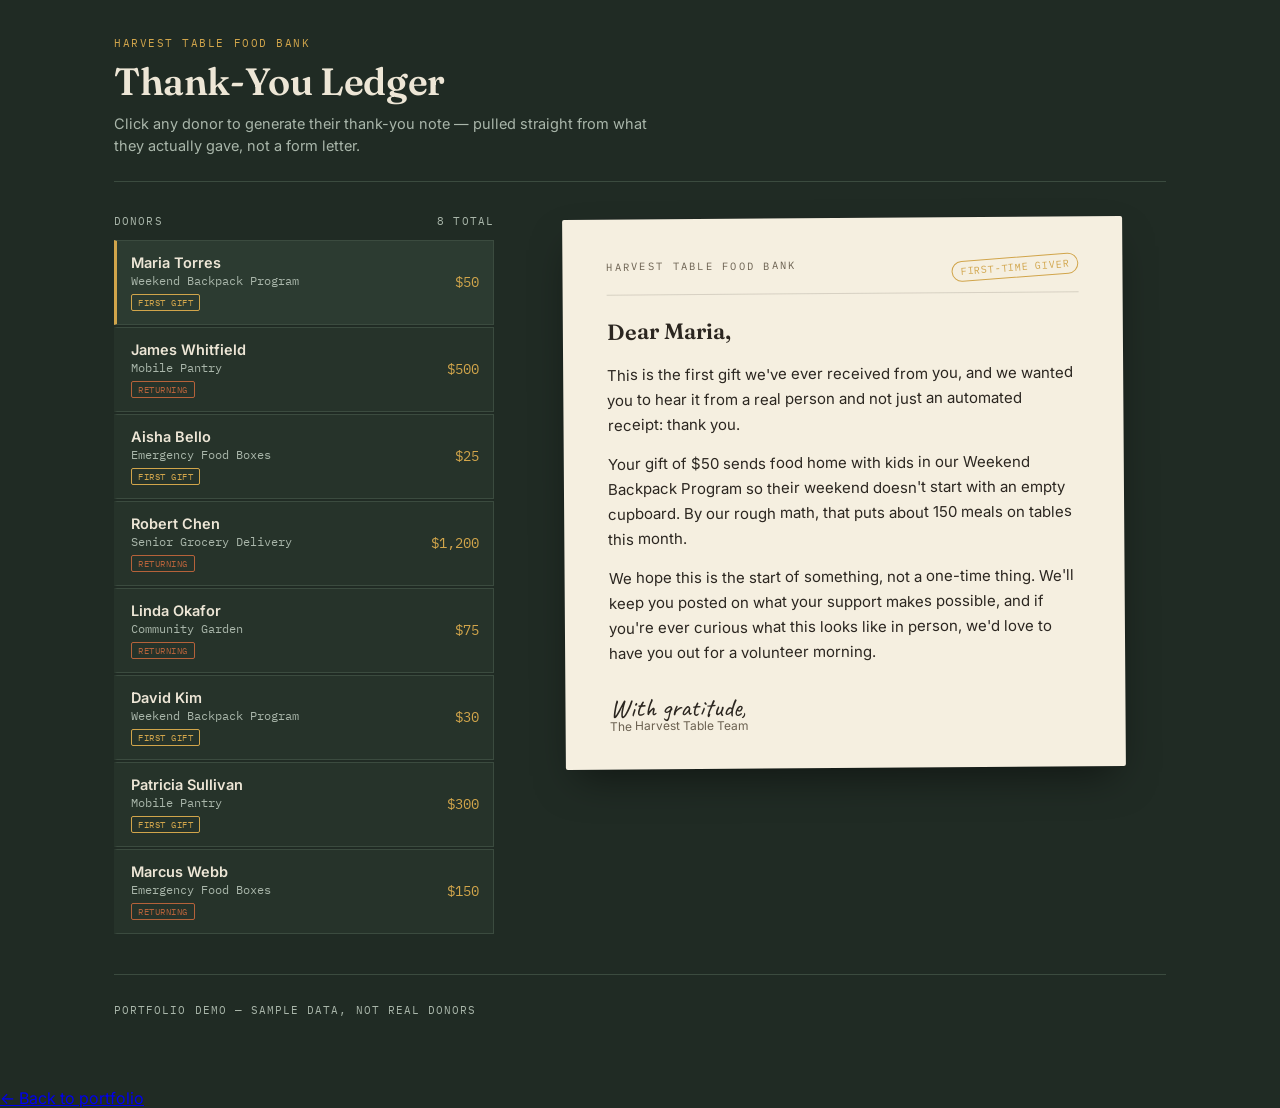
<file: projects/thank-you-ledger.html>
<!DOCTYPE html>
<html lang="en">
<head>
<meta charset="UTF-8">
<title>Harvest Table Food Bank — Thank-You Ledger</title>
<meta name="viewport" content="width=device-width, initial-scale=1.0">
<style>
  @import url('https://fonts.googleapis.com/css2?family=Fraunces:opsz,wght@9..144,400;9..144,600;9..144,700&family=Inter:wght@400;500;600&family=IBM+Plex+Mono:wght@400;500&family=Caveat:wght@500;600&display=swap');

  :root {
    --bg: #202b24;
    --bg-panel: #26332a;
    --paper: #f5efe0;
    --ink: #ede6d6;
    --ink-dim: #a9b6aa;
    --gold: #d1a54b;
    --rust: #b5623a;
    --line: #3b4b3f;
    --paper-ink: #2b2620;
    --paper-ink-dim: #6b6151;
  }

  * { box-sizing: border-box; }

  body {
    margin: 0;
    background: var(--bg);
    color: var(--ink);
    font-family: 'Inter', sans-serif;
    min-height: 100vh;
  }

  .wrap { max-width: 1100px; margin: 0 auto; padding: 36px 24px 60px; }

  header { margin-bottom: 32px; border-bottom: 1px solid var(--line); padding-bottom: 24px; }
  .eyebrow {
    font-family: 'IBM Plex Mono', monospace;
    font-size: 11px;
    letter-spacing: 0.14em;
    text-transform: uppercase;
    color: var(--gold);
    margin: 0 0 8px;
  }
  h1 {
    font-family: 'Fraunces', serif;
    font-weight: 600;
    font-size: 38px;
    margin: 0 0 8px;
    letter-spacing: -0.01em;
  }
  .sub { color: var(--ink-dim); font-size: 14.5px; max-width: 560px; line-height: 1.5; margin: 0; }

  .layout { display: grid; grid-template-columns: 380px 1fr; gap: 28px; }
  @media (max-width: 820px) { .layout { grid-template-columns: 1fr; } }

  .ledger-title {
    font-family: 'IBM Plex Mono', monospace;
    font-size: 11px;
    letter-spacing: 0.1em;
    text-transform: uppercase;
    color: var(--ink-dim);
    margin: 0 0 12px;
    display: flex;
    justify-content: space-between;
  }

  .rows { display: flex; flex-direction: column; gap: 2px; }

  .row {
    background: var(--bg-panel);
    border: 1px solid var(--line);
    border-left: 3px solid transparent;
    padding: 13px 14px;
    cursor: pointer;
    display: grid;
    grid-template-columns: 1fr auto;
    align-items: center;
    gap: 4px;
    text-align: left;
    width: 100%;
    font-family: inherit;
    color: inherit;
    transition: border-color 0.15s ease, background 0.15s ease;
  }
  .row:hover { background: #2c3b31; }
  .row.active { border-left-color: var(--gold); background: #2c3b31; }

  .row-name { font-weight: 600; font-size: 14.5px; }
  .row-meta { font-family: 'IBM Plex Mono', monospace; font-size: 12px; color: var(--ink-dim); grid-column: 1 / 2; margin-top: 2px; }
  .row-amount { font-family: 'IBM Plex Mono', monospace; font-size: 14px; color: var(--gold); }

  .stamp-mini {
    font-family: 'IBM Plex Mono', monospace;
    font-size: 9px;
    letter-spacing: 0.06em;
    text-transform: uppercase;
    padding: 2px 6px;
    border-radius: 2px;
    border: 1px solid;
    display: inline-block;
    margin-top: 6px;
  }
  .stamp-mini.first { color: var(--gold); border-color: var(--gold); }
  .stamp-mini.repeat { color: var(--rust); border-color: var(--rust); }

  .note-panel { min-height: 460px; display: flex; align-items: flex-start; justify-content: center; padding-top: 4px; }

  .empty-state {
    width: 100%;
    height: 420px;
    border: 1.5px dashed var(--line);
    border-radius: 6px;
    display: flex;
    align-items: center;
    justify-content: center;
    text-align: center;
    color: var(--ink-dim);
    font-size: 14.5px;
    padding: 40px;
  }

  .note {
    background: var(--paper);
    color: var(--paper-ink);
    width: 100%;
    max-width: 560px;
    padding: 40px 44px 36px;
    border-radius: 2px;
    box-shadow: 0 18px 40px -12px rgba(0,0,0,0.5), 0 0 0 1px rgba(0,0,0,0.04);
    transform: rotate(-0.4deg);
    position: relative;
  }

  .note-mark {
    font-family: 'IBM Plex Mono', monospace;
    font-size: 10.5px;
    letter-spacing: 0.12em;
    text-transform: uppercase;
    color: var(--paper-ink-dim);
    display: flex;
    justify-content: space-between;
    margin-bottom: 22px;
    border-bottom: 1px solid rgba(43,38,32,0.15);
    padding-bottom: 14px;
  }

  .note-badge {
    font-family: 'IBM Plex Mono', monospace;
    font-size: 10px;
    letter-spacing: 0.08em;
    text-transform: uppercase;
    border: 1.5px solid;
    padding: 3px 8px;
    border-radius: 20px;
    transform: rotate(-4deg);
  }
  .note-badge.first { color: var(--gold); border-color: var(--gold); }
  .note-badge.repeat { color: var(--rust); border-color: var(--rust); }

  .note h2 {
    font-family: 'Fraunces', serif;
    font-weight: 600;
    font-size: 22px;
    margin: 0 0 18px;
  }

  .note p { line-height: 1.65; font-size: 15px; margin: 0 0 15px; }
  .note p:last-of-type { margin-bottom: 0; }

  .sign-off {
    margin-top: 26px;
    font-family: 'Caveat', cursive;
    font-size: 26px;
    color: var(--paper-ink);
  }
  .sign-role {
    font-family: 'Inter', sans-serif;
    font-size: 12px;
    color: var(--paper-ink-dim);
    margin-top: -6px;
  }

  footer { margin-top: 40px; border-top: 1px solid var(--line); padding-top: 18px; }
  .footer-label {
    font-family: 'IBM Plex Mono', monospace;
    font-size: 10.5px;
    letter-spacing: 0.1em;
    text-transform: uppercase;
    color: var(--ink-dim);
  }
</style>
</head>
<body>
<div class="wrap">

  <header>
    <p class="eyebrow">Harvest Table Food Bank</p>
    <h1>Thank-You Ledger</h1>
    <p class="sub">Click any donor to generate their thank-you note — pulled straight from what they actually gave, not a form letter.</p>
  </header>

  <div class="layout">
    <div>
      <p class="ledger-title"><span>Donors</span><span id="countLabel"></span></p>
      <div class="rows" id="rows"></div>
    </div>

    <div class="note-panel" id="notePanel">
      <div class="empty-state">Select a donor from the ledger to see their note.</div>
    </div>
  </div>

  <footer>
    <p class="footer-label">Portfolio demo — sample data, not real donors</p>
  </footer>

</div>

<script>
  const donors = [
    { name: "Maria Torres", amount: 50, program: "Weekend Backpack Program", type: "first-time" },
    { name: "James Whitfield", amount: 500, program: "Mobile Pantry", type: "repeat" },
    { name: "Aisha Bello", amount: 25, program: "Emergency Food Boxes", type: "first-time" },
    { name: "Robert Chen", amount: 1200, program: "Senior Grocery Delivery", type: "repeat" },
    { name: "Linda Okafor", amount: 75, program: "Community Garden", type: "repeat" },
    { name: "David Kim", amount: 30, program: "Weekend Backpack Program", type: "first-time" },
    { name: "Patricia Sullivan", amount: 300, program: "Mobile Pantry", type: "first-time" },
    { name: "Marcus Webb", amount: 150, program: "Emergency Food Boxes", type: "repeat" }
  ];

  const programImpact = {
    "Weekend Backpack Program": "sends food home with kids in our Weekend Backpack Program so their weekend doesn't start with an empty cupboard",
    "Mobile Pantry": "keeps our Mobile Pantry van rolling into neighborhoods that don't have a grocery store nearby",
    "Emergency Food Boxes": "stocks Emergency Food Boxes for families who need food on the table the same day trouble hits",
    "Senior Grocery Delivery": "delivers groceries straight to the door of a senior who can no longer get to the store easily",
    "Community Garden": "grows fresh vegetables in our Community Garden for families who rarely see produce like that in their kitchen"
  };

  function sizeTier(amount) {
    if (amount < 75) return "small";
    if (amount < 300) return "medium";
    return "large";
  }

  function buildMessage(d) {
    const meals = Math.round(d.amount * 3);
    const impact = programImpact[d.program];
    const tier = sizeTier(d.amount);
    const amountStr = "$" + d.amount.toLocaleString();

    let opening, closing;

    if (d.type === "first-time") {
      opening = `This is the first gift we've ever received from you, and we wanted you to hear it from a real person and not just an automated receipt: thank you.`;
    } else {
      opening = `You've given to Harvest Table before, and here you are again. That kind of steady support is rare, and it doesn't go unnoticed on our end.`;
    }

    const middle = `Your gift of ${amountStr} ${impact}. By our rough math, that puts about ${meals} meals on tables this month.`;

    if (d.type === "first-time" && tier === "small") {
      closing = `We hope this is the start of something, not a one-time thing. We'll keep you posted on what your support makes possible, and if you're ever curious what this looks like in person, we'd love to have you out for a volunteer morning.`;
    } else if (d.type === "first-time" && tier === "medium") {
      closing = `We'd genuinely love to show you around sometime, so you can see exactly where this went. New supporters who jump in at this level tend to become some of our favorite regulars.`;
    } else if (d.type === "first-time" && tier === "large") {
      closing = `A first gift at this level doesn't happen often, and it didn't go past us unnoticed. Priya, our Executive Director, would like the chance to thank you herself — expect a short call or note from her soon.`;
    } else if (d.type === "repeat" && tier === "small") {
      closing = `Gifts like yours, given again and again, are what let us plan ahead instead of scrambling week to week. Thank you for being someone we can count on.`;
    } else if (d.type === "repeat" && tier === "medium") {
      closing = `We're grateful you keep choosing to grow this with us — supporters who come back are the backbone of what we can promise our neighbors year-round.`;
    } else {
      closing = `Support at this level, given more than once, puts you in a small circle of people who make our biggest plans possible. We'd love to have you at this year's Harvest Table Impact Dinner so you can see exactly where it's going.`;
    }

    return { opening, middle, closing };
  }

  const rowsEl = document.getElementById("rows");
  const notePanel = document.getElementById("notePanel");
  const countLabel = document.getElementById("countLabel");
  countLabel.textContent = donors.length + " total";

  donors.forEach((d, i) => {
    const row = document.createElement("button");
    row.className = "row";
    row.id = "row-" + i;
    row.innerHTML = `
      <div>
        <div class="row-name">${d.name}</div>
        <div class="row-meta">${d.program}</div>
        <span class="stamp-mini ${d.type === 'first-time' ? 'first' : 'repeat'}">${d.type === 'first-time' ? 'First gift' : 'Returning'}</span>
      </div>
      <div class="row-amount">$${d.amount.toLocaleString()}</div>
    `;
    row.addEventListener("click", () => selectDonor(i));
    rowsEl.appendChild(row);
  });

  function selectDonor(i) {
    document.querySelectorAll(".row").forEach(r => r.classList.remove("active"));
    document.getElementById("row-" + i).classList.add("active");

    const d = donors[i];
    const msg = buildMessage(d);
    const firstName = d.name.split(" ")[0];
    const isFirst = d.type === "first-time";

    notePanel.innerHTML = `
      <div class="note">
        <div class="note-mark">
          <span>Harvest Table Food Bank</span>
          <span class="note-badge ${isFirst ? 'first' : 'repeat'}">${isFirst ? 'First-time giver' : 'Returning giver'}</span>
        </div>
        <h2>Dear ${firstName},</h2>
        <p>${msg.opening}</p>
        <p>${msg.middle}</p>
        <p>${msg.closing}</p>
        <div class="sign-off">With gratitude,</div>
        <div class="sign-role">The Harvest Table Team</div>
      </div>
    `;
  }

  selectDonor(0);
</script>
   <a class='back' href='/'>← Back to portfolio</a>
</body>
</html>
</file>
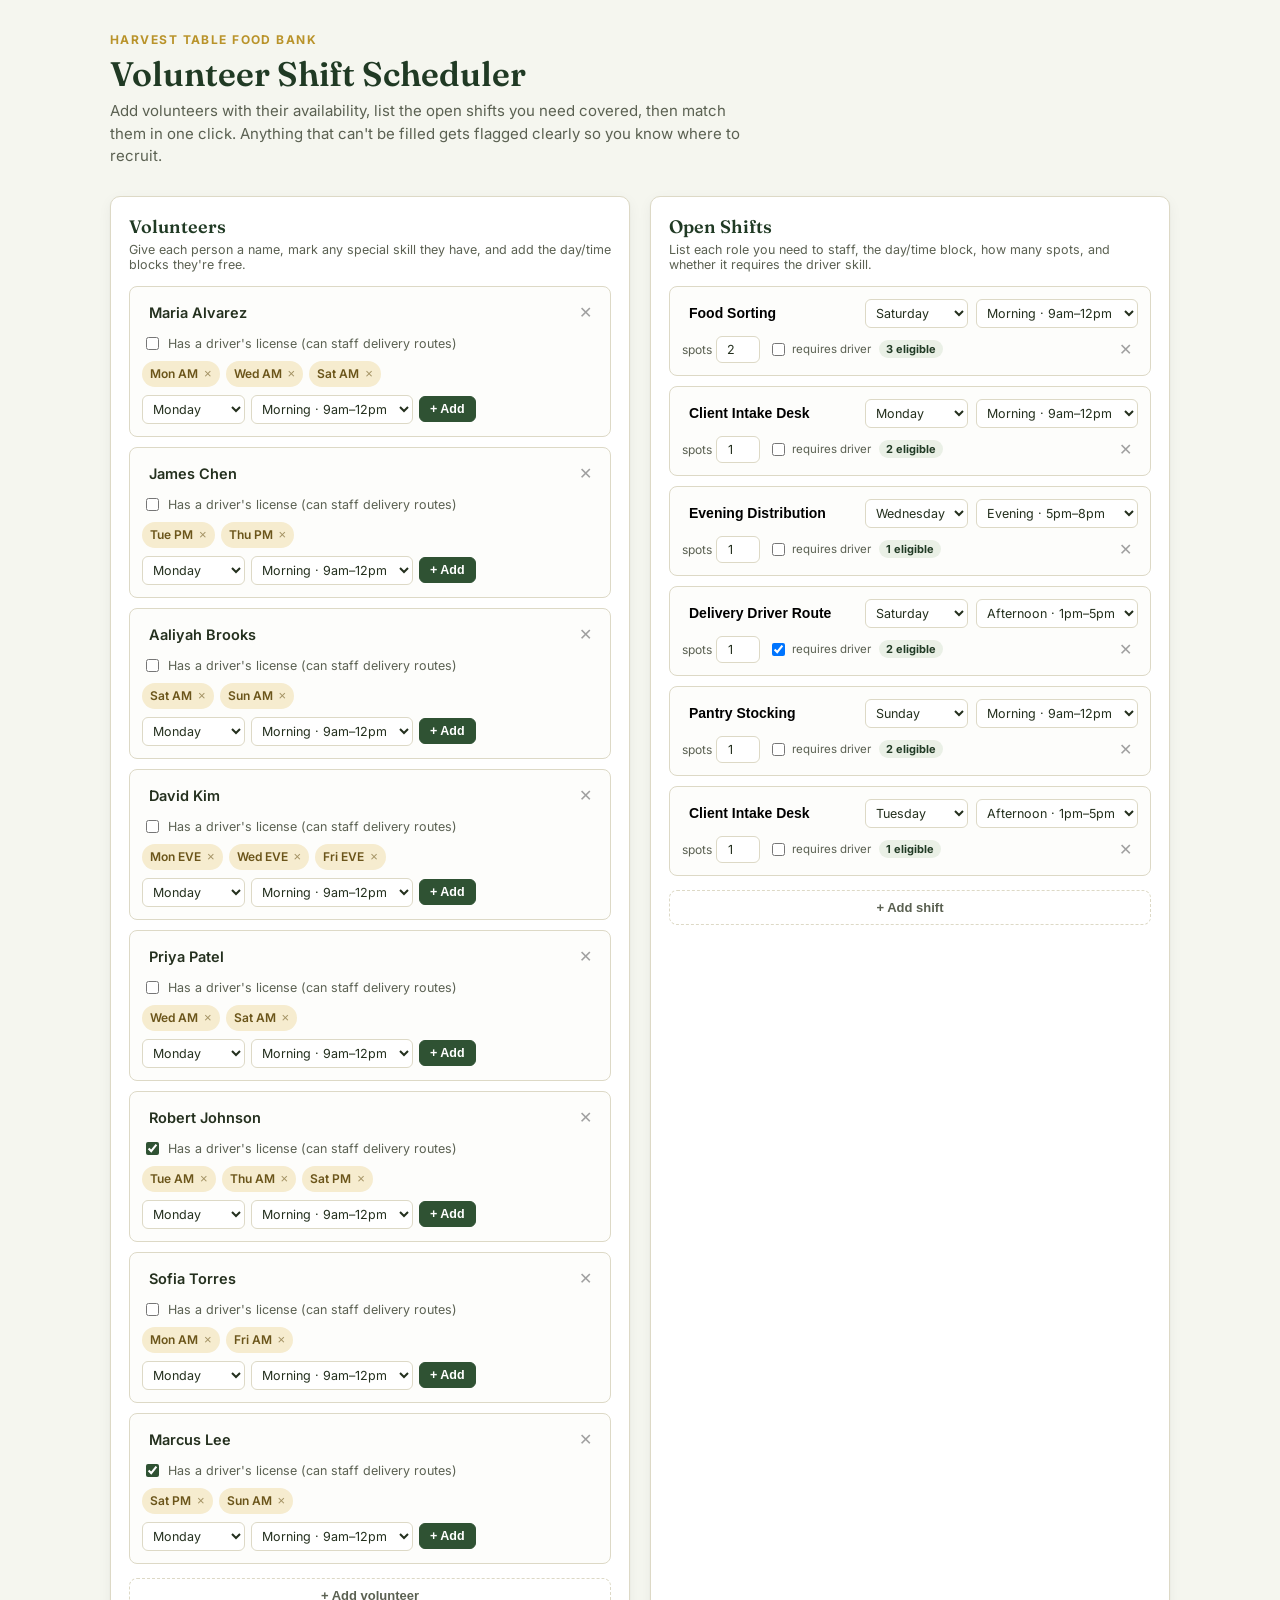
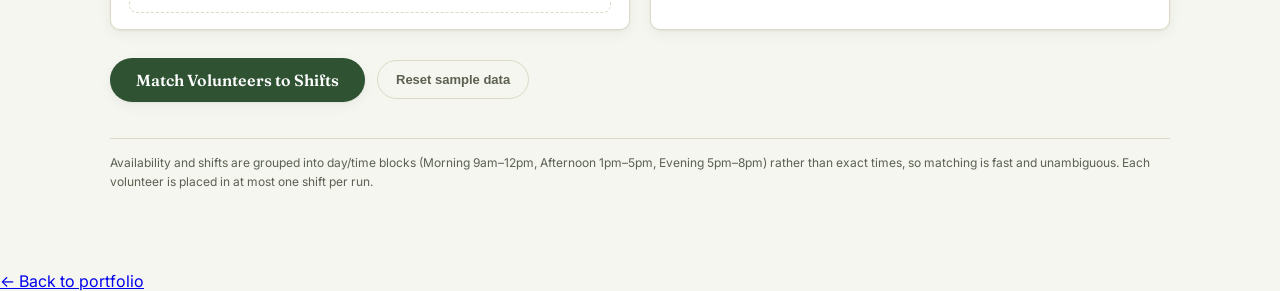
<file: projects/volunteer-scheduler.html>
<!DOCTYPE html>
<html lang="en">
<head>
<meta charset="UTF-8">
<meta name="viewport" content="width=device-width, initial-scale=1.0">
<title>Harvest Table — Volunteer Shift Scheduler</title>
<link rel="preconnect" href="https://fonts.googleapis.com">
<link href="https://fonts.googleapis.com/css2?family=Fraunces:opsz,wght@9..144,500;9..144,600;9..144,700&family=Inter:wght@400;500;600;700&display=swap" rel="stylesheet">
<style>
  :root{
    --bg: #F5F6EF;
    --card: #FFFFFF;
    --border: #DDD9C6;
    --ink: #24301E;
    --ink-soft: #5B6152;
    --green: #2F5233;
    --green-dark: #203A24;
    --gold: #B9932A;
    --gold-bg: #F6ECCF;
    --brick: #A6402C;
    --brick-bg: #F5E2DC;
    --radius: 10px;
    --shadow: 0 1px 2px rgba(36,48,30,0.06), 0 4px 14px rgba(36,48,30,0.05);
  }
  *{ box-sizing: border-box; }
  body{
    margin:0;
    background: var(--bg);
    color: var(--ink);
    font-family: 'Inter', sans-serif;
    -webkit-font-smoothing: antialiased;
  }
  .app{ max-width: 1100px; margin: 0 auto; padding: 32px 20px 80px; }

  header.top{ margin-bottom: 28px; }
  .eyebrow{
    font-size: 12px; letter-spacing: 0.12em; text-transform: uppercase;
    color: var(--gold); font-weight: 700; margin-bottom: 8px;
  }
  h1{
    font-family: 'Fraunces', serif; font-weight: 600; font-size: 34px;
    margin: 0 0 6px; color: var(--green-dark); line-height: 1.15;
  }
  .subtitle{ color: var(--ink-soft); font-size: 15px; max-width: 640px; line-height: 1.5; }

  .panels{ display: grid; grid-template-columns: 1fr 1fr; gap: 20px; margin-top: 24px; }
  @media (max-width: 820px){ .panels{ grid-template-columns: 1fr; } }

  .panel{
    background: var(--card); border: 1px solid var(--border); border-radius: var(--radius);
    padding: 18px 18px 16px; box-shadow: var(--shadow);
  }
  .panel h2{
    font-family: 'Fraunces', serif; font-size: 18px; font-weight: 600;
    margin: 0 0 4px; color: var(--green-dark);
  }
  .panel .hint{ font-size: 12.5px; color: var(--ink-soft); margin-bottom: 14px; }

  .vcard, .srow{
    border: 1px solid var(--border); border-radius: 8px; padding: 12px;
    margin-bottom: 10px; background: #FDFDFB;
  }
  .vcard-top{ display:flex; align-items:center; gap:8px; margin-bottom:8px; }
  .name-input{
    flex: 1; font-family: 'Inter', sans-serif; font-weight: 600; font-size: 14.5px;
    border: 1px solid transparent; background: transparent; padding: 4px 6px; border-radius: 6px;
    color: var(--ink);
  }
  .name-input:hover, .name-input:focus{ border-color: var(--border); background: #fff; outline:none; }

  .skill-toggle{ display:flex; align-items:center; gap:6px; font-size:12.5px; color: var(--ink-soft); margin-bottom:8px; }
  .skill-toggle input{ accent-color: var(--green); }

  .chip-row{ display:flex; flex-wrap:wrap; gap:6px; margin-bottom:8px; min-height: 26px; }
  .chip{
    display:inline-flex; align-items:center; gap:6px; background: var(--gold-bg); color:#6b551a;
    font-size:12px; font-weight:600; padding: 4px 8px; border-radius: 999px;
  }
  .chip button{
    background:none; border:none; cursor:pointer; color:#6b551a; font-size:13px; line-height:1;
    padding:0; opacity:0.6;
  }
  .chip button:hover{ opacity:1; }
  .chip.empty{ background:none; color: var(--ink-soft); font-weight:400; font-style: italic; }

  .add-row{ display:flex; gap:6px; align-items:center; flex-wrap: wrap; }
  select, .num-input{
    font-family:'Inter',sans-serif; font-size:12.5px; padding:5px 6px; border-radius:6px;
    border:1px solid var(--border); background:#fff; color: var(--ink);
  }
  .small-btn{
    font-size:12.5px; font-weight:600; padding:5px 10px; border-radius:6px;
    border:1px solid var(--green); background: var(--green); color:#fff; cursor:pointer;
  }
  .small-btn:hover{ background: var(--green-dark); }
  .del-btn{
    margin-left:auto; background:none; border:none; color:#a0a0a0; cursor:pointer; font-size:16px;
    padding: 2px 6px;
  }
  .del-btn:hover{ color: var(--brick); }

  .srow{ display:flex; flex-wrap:wrap; align-items:center; gap:8px; }
  .role-input{
    font-weight:600; font-size:14px; border:1px solid transparent; background:transparent;
    padding:4px 6px; border-radius:6px; min-width: 150px; flex: 1;
  }
  .role-input:hover, .role-input:focus{ border-color: var(--border); background:#fff; outline:none; }
  .spots-wrap{ display:flex; align-items:center; gap:4px; font-size:12px; color: var(--ink-soft); }
  .num-input{ width: 44px; text-align:center; }
  .req-toggle{ display:flex; align-items:center; gap:4px; font-size:11.5px; color: var(--ink-soft); }
  .elig-badge{
    font-size:11px; font-weight:700; padding:2px 7px; border-radius:999px;
    background:#EAF0E6; color: var(--green-dark); white-space:nowrap;
  }
  .elig-badge.low{ background: var(--brick-bg); color: var(--brick); }

  .panel-add{
    width:100%; margin-top:4px; padding:9px; border-radius:8px; border:1.5px dashed var(--border);
    background:transparent; color: var(--ink-soft); font-weight:600; font-size:13px; cursor:pointer;
  }
  .panel-add:hover{ border-color: var(--green); color: var(--green); }

  .action-row{ display:flex; gap:12px; align-items:center; margin: 28px 0 8px; flex-wrap: wrap; }
  .primary-btn{
    font-family:'Fraunces', serif; font-size:16px; font-weight:600; padding:12px 26px;
    border-radius: 999px; border: none; background: var(--green); color:#fff; cursor:pointer;
    box-shadow: var(--shadow);
  }
  .primary-btn:hover{ background: var(--green-dark); }
  .ghost-btn{
    font-size:13px; font-weight:600; padding:11px 18px; border-radius:999px;
    border:1px solid var(--border); background:transparent; color: var(--ink-soft); cursor:pointer;
  }
  .ghost-btn:hover{ border-color: var(--ink-soft); color: var(--ink); }

  .results{ margin-top: 20px; }
  .results.hidden{ display:none; }

  .stats-bar{
    display:flex; gap:22px; flex-wrap:wrap; background: var(--card); border:1px solid var(--border);
    border-radius: var(--radius); padding:16px 20px; margin-bottom: 20px; box-shadow: var(--shadow);
  }
  .stat{ display:flex; flex-direction:column; }
  .stat .num{ font-family:'Fraunces', serif; font-size:26px; font-weight:700; color: var(--green-dark); }
  .stat .num.short{ color: var(--brick); }
  .stat .lbl{ font-size:11.5px; color: var(--ink-soft); text-transform:uppercase; letter-spacing:0.06em; }

  .unfilled-section{
    background: var(--brick-bg); border: 1px solid #e2b6a9; border-radius: var(--radius);
    padding: 16px 18px; margin-bottom: 22px;
  }
  .unfilled-section h3{
    margin:0 0 10px; font-family:'Fraunces', serif; font-size:16px; color:#7a2c1b; display:flex; gap:8px; align-items:center;
  }
  .unfilled-item{
    display:flex; justify-content:space-between; align-items:center; gap:10px;
    background:#fff; border-radius:7px; padding:9px 12px; margin-bottom:7px; font-size:13.5px;
  }
  .unfilled-item:last-child{ margin-bottom:0; }
  .unfilled-item .role{ font-weight:600; }
  .unfilled-item .meta{ color: var(--ink-soft); font-size:12px; }
  .unfilled-item .short-badge{
    background: var(--brick); color:#fff; font-size:11px; font-weight:700; padding:3px 9px; border-radius:999px;
    white-space:nowrap;
  }
  .all-filled-note{
    background:#E9F1E6; border:1px solid #bfd9b6; color: var(--green-dark); border-radius: var(--radius);
    padding:14px 18px; margin-bottom:22px; font-size:14px; font-weight:600;
  }

  .day-group{ margin-bottom: 22px; }
  .day-group h3{
    font-family:'Fraunces', serif; font-size:16px; color: var(--green-dark); margin: 0 0 10px;
    padding-bottom:6px; border-bottom: 1px solid var(--border);
  }
  .shift-card{
    background: var(--card); border:1px solid var(--border); border-left: 4px solid var(--green);
    border-radius: 8px; padding: 12px 14px; margin-bottom: 10px; box-shadow: var(--shadow);
  }
  .shift-card.short{ border-left-color: var(--brick); }
  .shift-card-top{ display:flex; justify-content:space-between; align-items:baseline; gap:10px; flex-wrap:wrap; }
  .shift-role{ font-weight:700; font-size:14.5px; }
  .shift-time{ font-size:12.5px; color: var(--ink-soft); }
  .fill-badge{ font-size:11.5px; font-weight:700; padding:2px 9px; border-radius:999px; }
  .fill-badge.full{ background:#E9F1E6; color: var(--green-dark); }
  .fill-badge.short{ background: var(--brick-bg); color: var(--brick); }
  .assigned-list{ margin-top:8px; display:flex; flex-wrap:wrap; gap:6px; }
  .assigned-chip{
    background: var(--gold-bg); color:#6b551a; font-size:12px; font-weight:600;
    padding:4px 9px; border-radius:999px;
  }
  .assigned-empty{ font-size:12.5px; color: var(--ink-soft); font-style:italic; margin-top:6px; }

  footer.note{
    margin-top: 36px; font-size:12px; color: var(--ink-soft); border-top:1px solid var(--border);
    padding-top:14px; line-height:1.6;
  }
</style>
</head>
<body>
<div class="app">
  <header class="top">
    <div class="eyebrow">Harvest Table Food Bank</div>
    <h1>Volunteer Shift Scheduler</h1>
    <div class="subtitle">Add volunteers with their availability, list the open shifts you need covered, then match them in one click. Anything that can't be filled gets flagged clearly so you know where to recruit.</div>
  </header>

  <section class="panels">
    <div class="panel">
      <h2>Volunteers</h2>
      <div class="hint">Give each person a name, mark any special skill they have, and add the day/time blocks they're free.</div>
      <div id="volunteerList"></div>
      <button class="panel-add" onclick="addVolunteer()">+ Add volunteer</button>
    </div>

    <div class="panel">
      <h2>Open Shifts</h2>
      <div class="hint">List each role you need to staff, the day/time block, how many spots, and whether it requires the driver skill.</div>
      <div id="shiftList"></div>
      <button class="panel-add" onclick="addShift()">+ Add shift</button>
    </div>
  </section>

  <div class="action-row">
    <button class="primary-btn" onclick="runMatching()">Match Volunteers to Shifts</button>
    <button class="ghost-btn" onclick="resetSample()">Reset sample data</button>
  </div>

  <section id="resultsSection" class="results hidden"></section>

  <footer class="note">
    Availability and shifts are grouped into day/time blocks (Morning 9am–12pm, Afternoon 1pm–5pm, Evening 5pm–8pm) rather than exact times, so matching is fast and unambiguous. Each volunteer is placed in at most one shift per run.
  </footer>
</div>

<script>
const DAYS = ['Mon','Tue','Wed','Thu','Fri','Sat','Sun'];
const DAY_LABELS = {Mon:'Monday',Tue:'Tuesday',Wed:'Wednesday',Thu:'Thursday',Fri:'Friday',Sat:'Saturday',Sun:'Sunday'};
const SLOTS = ['AM','PM','EVE'];
const SLOT_LABELS = {AM:'Morning · 9am–12pm', PM:'Afternoon · 1pm–5pm', EVE:'Evening · 5pm–8pm'};
const SLOT_SHORT = {AM:'AM', PM:'PM', EVE:'EVE'};

let volunteers = [];
let shifts = [];
let vCounter = 0, sCounter = 0;

function sampleData(){
  volunteers = [
    {id:++vCounter, name:'Maria Alvarez', skills:[], availability:[{day:'Mon',slot:'AM'},{day:'Wed',slot:'AM'},{day:'Sat',slot:'AM'}]},
    {id:++vCounter, name:'James Chen', skills:[], availability:[{day:'Tue',slot:'PM'},{day:'Thu',slot:'PM'}]},
    {id:++vCounter, name:'Aaliyah Brooks', skills:[], availability:[{day:'Sat',slot:'AM'},{day:'Sun',slot:'AM'}]},
    {id:++vCounter, name:'David Kim', skills:[], availability:[{day:'Mon',slot:'EVE'},{day:'Wed',slot:'EVE'},{day:'Fri',slot:'EVE'}]},
    {id:++vCounter, name:'Priya Patel', skills:[], availability:[{day:'Wed',slot:'AM'},{day:'Sat',slot:'AM'}]},
    {id:++vCounter, name:'Robert Johnson', skills:['Driver'], availability:[{day:'Tue',slot:'AM'},{day:'Thu',slot:'AM'},{day:'Sat',slot:'PM'}]},
    {id:++vCounter, name:'Sofia Torres', skills:[], availability:[{day:'Mon',slot:'AM'},{day:'Fri',slot:'AM'}]},
    {id:++vCounter, name:'Marcus Lee', skills:['Driver'], availability:[{day:'Sat',slot:'PM'},{day:'Sun',slot:'AM'}]},
  ];
  shifts = [
    {id:++sCounter, role:'Food Sorting', day:'Sat', slot:'AM', spots:2, skillRequired:''},
    {id:++sCounter, role:'Client Intake Desk', day:'Mon', slot:'AM', spots:1, skillRequired:''},
    {id:++sCounter, role:'Evening Distribution', day:'Wed', slot:'EVE', spots:1, skillRequired:''},
    {id:++sCounter, role:'Delivery Driver Route', day:'Sat', slot:'PM', spots:1, skillRequired:'Driver'},
    {id:++sCounter, role:'Pantry Stocking', day:'Sun', slot:'AM', spots:1, skillRequired:''},
    {id:++sCounter, role:'Client Intake Desk', day:'Tue', slot:'PM', spots:1, skillRequired:''},
  ];
}

function daySelectOptions(selected){
  return DAYS.map(d=>`<option value="${d}" ${d===selected?'selected':''}>${DAY_LABELS[d]}</option>`).join('');
}
function slotSelectOptions(selected){
  return SLOTS.map(s=>`<option value="${s}" ${s===selected?'selected':''}>${SLOT_LABELS[s]}</option>`).join('');
}

function eligibleVolunteersFor(shift, volPool){
  return volPool.filter(v =>
    v.availability.some(a=>a.day===shift.day && a.slot===shift.slot) &&
    (!shift.skillRequired || v.skills.includes(shift.skillRequired))
  );
}

function renderVolunteers(){
  const list = document.getElementById('volunteerList');
  list.innerHTML = volunteers.map(v=>{
    const chips = v.availability.length
      ? v.availability.map(a=>`<span class="chip">${a.day} ${SLOT_SHORT[a.slot]}<button onclick="removeAvailability(${v.id},'${a.day}','${a.slot}')">×</button></span>`).join('')
      : `<span class="chip empty">No availability added yet</span>`;
    return `
    <div class="vcard">
      <div class="vcard-top">
        <input class="name-input" value="${escapeHtml(v.name)}" oninput="updateVolunteerName(${v.id}, this.value)">
        <button class="del-btn" title="Remove volunteer" onclick="deleteVolunteer(${v.id})">✕</button>
      </div>
      <label class="skill-toggle">
        <input type="checkbox" ${v.skills.includes('Driver')?'checked':''} onchange="toggleDriverSkill(${v.id}, this.checked)">
        Has a driver's license (can staff delivery routes)
      </label>
      <div class="chip-row">${chips}</div>
      <div class="add-row">
        <select id="daySel-${v.id}">${daySelectOptions()}</select>
        <select id="slotSel-${v.id}">${slotSelectOptions()}</select>
        <button class="small-btn" onclick="addAvailability(${v.id})">+ Add</button>
      </div>
    </div>`;
  }).join('');
}

function renderShifts(){
  const list = document.getElementById('shiftList');
  list.innerHTML = shifts.map(s=>{
    const eligCount = eligibleVolunteersFor(s, volunteers).length;
    const lowClass = eligCount < s.spots ? 'low' : '';
    return `
    <div class="srow">
      <input class="role-input" value="${escapeHtml(s.role)}" oninput="updateShiftRole(${s.id}, this.value)">
      <select onchange="updateShiftDay(${s.id}, this.value)">${daySelectOptions(s.day)}</select>
      <select onchange="updateShiftSlot(${s.id}, this.value)">${slotSelectOptions(s.slot)}</select>
      <div class="spots-wrap">
        spots <input class="num-input" type="number" min="1" value="${s.spots}" onchange="updateShiftSpots(${s.id}, this.value)">
      </div>
      <label class="req-toggle">
        <input type="checkbox" ${s.skillRequired==='Driver'?'checked':''} onchange="toggleShiftSkill(${s.id}, this.checked)">
        requires driver
      </label>
      <span class="elig-badge ${lowClass}">${eligCount} eligible</span>
      <button class="del-btn" title="Remove shift" onclick="deleteShift(${s.id})">✕</button>
    </div>`;
  }).join('');
}

function escapeHtml(str){
  const d = document.createElement('div'); d.textContent = str; return d.innerHTML;
}

// --- Volunteer actions ---
function addVolunteer(){
  volunteers.push({id:++vCounter, name:'New Volunteer', skills:[], availability:[]});
  renderVolunteers(); renderShifts();
}
function deleteVolunteer(id){
  volunteers = volunteers.filter(v=>v.id!==id);
  renderVolunteers(); renderShifts();
}
function updateVolunteerName(id, val){
  const v = volunteers.find(v=>v.id===id); if(v) v.name = val;
}
function toggleDriverSkill(id, checked){
  const v = volunteers.find(v=>v.id===id); if(!v) return;
  v.skills = checked ? ['Driver'] : [];
  renderShifts();
}
function addAvailability(id){
  const v = volunteers.find(v=>v.id===id); if(!v) return;
  const day = document.getElementById(`daySel-${id}`).value;
  const slot = document.getElementById(`slotSel-${id}`).value;
  if(!v.availability.some(a=>a.day===day && a.slot===slot)){
    v.availability.push({day, slot});
  }
  renderVolunteers(); renderShifts();
}
function removeAvailability(id, day, slot){
  const v = volunteers.find(v=>v.id===id); if(!v) return;
  v.availability = v.availability.filter(a=>!(a.day===day && a.slot===slot));
  renderVolunteers(); renderShifts();
}

// --- Shift actions ---
function addShift(){
  shifts.push({id:++sCounter, role:'New Shift', day:'Mon', slot:'AM', spots:1, skillRequired:''});
  renderShifts();
}
function deleteShift(id){
  shifts = shifts.filter(s=>s.id!==id);
  renderShifts();
}
function updateShiftRole(id, val){ const s = shifts.find(s=>s.id===id); if(s) s.role = val; }
function updateShiftDay(id, val){ const s = shifts.find(s=>s.id===id); if(s) s.day = val; renderShifts(); }
function updateShiftSlot(id, val){ const s = shifts.find(s=>s.id===id); if(s) s.slot = val; renderShifts(); }
function updateShiftSpots(id, val){
  const s = shifts.find(s=>s.id===id); if(!s) return;
  let n = parseInt(val,10); if(isNaN(n) || n<1) n=1;
  s.spots = n; renderShifts();
}
function toggleShiftSkill(id, checked){
  const s = shifts.find(s=>s.id===id); if(!s) return;
  s.skillRequired = checked ? 'Driver' : '';
  renderShifts();
}

// --- Matching algorithm: most-constrained-shift-first greedy assignment ---
function runMatching(){
  const volPool = volunteers.map(v=>({...v, assigned:false}));
  let unresolved = shifts.map(s=>({...s, assignedNames:[]}));
  const resolved = [];

  while(unresolved.length){
    const withCounts = unresolved.map(s=>{
      const stillNeeded = s.spots - s.assignedNames.length;
      const elig = eligibleVolunteersFor(s, volPool.filter(v=>!v.assigned));
      return {shift:s, elig, stillNeeded};
    });
    withCounts.sort((a,b)=> a.elig.length - b.elig.length);
    const chosen = withCounts[0];
    const take = chosen.elig.slice(0, chosen.stillNeeded);
    take.forEach(v=>{
      const poolV = volPool.find(pv=>pv.id===v.id);
      poolV.assigned = true;
      chosen.shift.assignedNames.push(poolV.name);
    });
    resolved.push(chosen.shift);
    unresolved = unresolved.filter(s=>s.id !== chosen.shift.id);
  }

  renderResults(resolved);
}

function renderResults(resultShifts){
  const total = resultShifts.length;
  const fullyStaffed = resultShifts.filter(s=>s.assignedNames.length >= s.spots).length;
  const shortStaffed = total - fullyStaffed;
  const totalSpots = resultShifts.reduce((sum,s)=>sum+s.spots,0);
  const totalFilled = resultShifts.reduce((sum,s)=>sum+s.assignedNames.length,0);

  let html = `
    <div class="stats-bar">
      <div class="stat"><span class="num">${fullyStaffed}/${total}</span><span class="lbl">Shifts fully staffed</span></div>
      <div class="stat"><span class="num ${shortStaffed>0?'short':''}">${shortStaffed}</span><span class="lbl">Shifts short-staffed</span></div>
      <div class="stat"><span class="num">${totalFilled}/${totalSpots}</span><span class="lbl">Volunteer spots filled</span></div>
    </div>`;

  const unfilled = resultShifts.filter(s=>s.assignedNames.length < s.spots);
  if(unfilled.length){
    html += `<div class="unfilled-section"><h3>⚠️ Shifts needing more volunteers</h3>`;
    unfilled.forEach(s=>{
      const short = s.spots - s.assignedNames.length;
      html += `
        <div class="unfilled-item">
          <div>
            <div class="role">${escapeHtml(s.role)}</div>
            <div class="meta">${DAY_LABELS[s.day]} · ${SLOT_LABELS[s.slot]}${s.skillRequired?` · requires ${s.skillRequired}`:''}</div>
          </div>
          <div class="short-badge">Needs ${short} more</div>
        </div>`;
    });
    html += `</div>`;
  } else {
    html += `<div class="all-filled-note">✓ Every shift is fully staffed with this volunteer pool.</div>`;
  }

  html += `<div class="full-schedule">`;
  DAYS.forEach(day=>{
    const dayShifts = resultShifts.filter(s=>s.day===day);
    if(!dayShifts.length) return;
    html += `<div class="day-group"><h3>${DAY_LABELS[day]}</h3>`;
    dayShifts.forEach(s=>{
      const isFull = s.assignedNames.length >= s.spots;
      html += `
        <div class="shift-card ${isFull?'':'short'}">
          <div class="shift-card-top">
            <div>
              <span class="shift-role">${escapeHtml(s.role)}</span>
              <span class="shift-time"> — ${SLOT_LABELS[s.slot]}${s.skillRequired?` · requires ${s.skillRequired}`:''}</span>
            </div>
            <span class="fill-badge ${isFull?'full':'short'}">${s.assignedNames.length}/${s.spots} filled</span>
          </div>
          ${s.assignedNames.length
            ? `<div class="assigned-list">${s.assignedNames.map(n=>`<span class="assigned-chip">${escapeHtml(n)}</span>`).join('')}</div>`
            : `<div class="assigned-empty">No one assigned yet</div>`}
        </div>`;
    });
    html += `</div>`;
  });
  html += `</div>`;

  const section = document.getElementById('resultsSection');
  section.innerHTML = html;
  section.classList.remove('hidden');
  section.scrollIntoView({behavior:'smooth', block:'start'});
}

function resetSample(){
  sampleData();
  renderVolunteers();
  renderShifts();
  document.getElementById('resultsSection').classList.add('hidden');
}

sampleData();
renderVolunteers();
renderShifts();
</script>
   <a class='back' href='/'>← Back to portfolio</a>
</body>
</html>
</file>
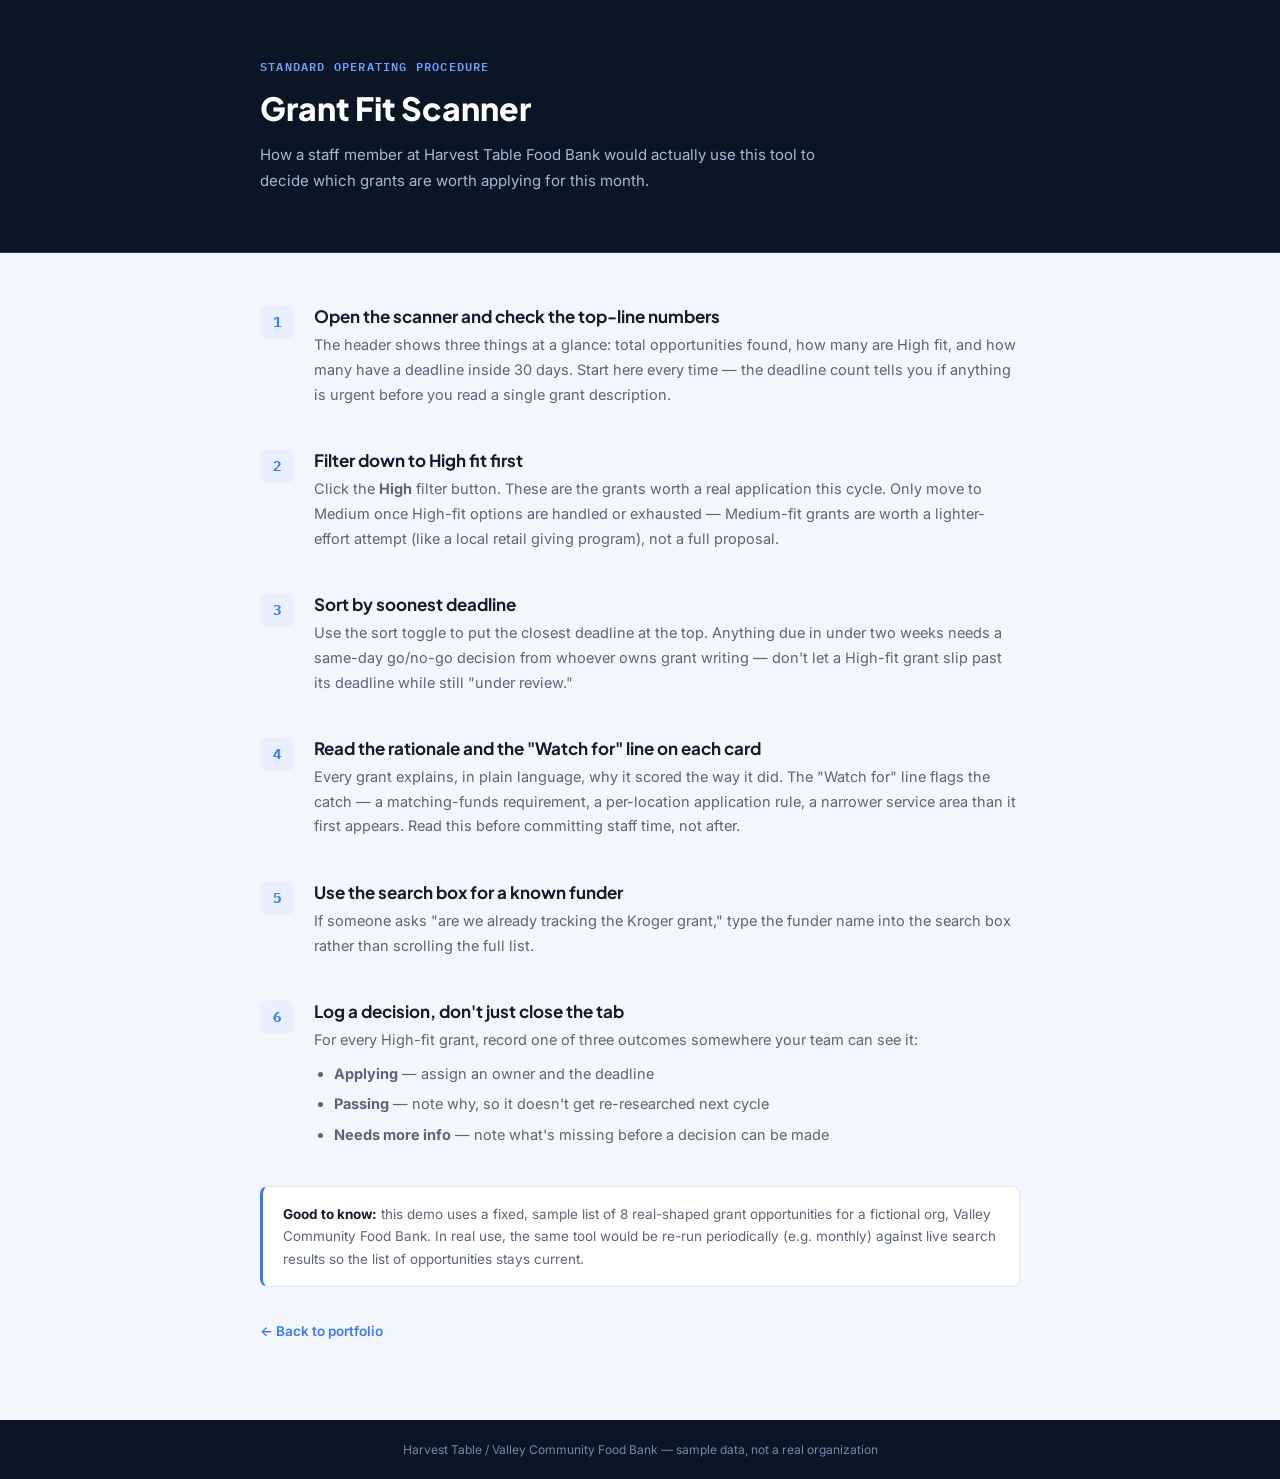
<file: sop/grant-scanner-sop.html>
<!DOCTYPE html>
<html lang="en">
<head>
<meta charset="UTF-8">
<meta name="viewport" content="width=device-width, initial-scale=1.0">
<title>SOP — Grant Fit Scanner</title>
<style>
  @import url('https://fonts.googleapis.com/css2?family=Plus+Jakarta+Sans:wght@600;700;800&family=Inter:wght@400;500;600;700&family=IBM+Plex+Mono:wght@400;500;600&display=swap');
  :root{
    --navy-deep:#0B1526; --navy:#11223E; --navy-panel:#152A4C; --navy-line:#223A63;
    --blue:#3B7CF2; --blue-light:#6FA1FF;
    --off:#F3F6FB; --off-line:#E1E7F0;
    --text-dark:#141B2B; --text-dim-dark:#5B6577; --text-faint-dark:#8892A3;
  }
  *{ box-sizing:border-box; }
  body{ margin:0; font-family:'Inter',sans-serif; background:var(--off); color:var(--text-dark); }
  a{ color:var(--blue); text-decoration:none; }
  a:hover{ text-decoration:underline; }
  h1,h2{ font-family:'Plus Jakarta Sans',sans-serif; margin:0; }
  header{ background:var(--navy-deep); padding:56px 32px 44px; border-bottom:1px solid var(--navy-line); }
  .wrap{ max-width:760px; margin:0 auto; }
  .eyebrow{ font-family:'IBM Plex Mono',monospace; font-size:12px; font-weight:600; letter-spacing:0.1em; text-transform:uppercase; color:var(--blue-light); margin:0 0 12px; }
  header h1{ color:#fff; font-weight:800; font-size:32px; }
  header p{ color:#A9B8D6; font-size:15px; line-height:1.7; margin-top:14px; max-width:600px; }
  main{ padding:52px 32px 80px; }
  .step{ display:flex; gap:20px; margin-bottom:34px; }
  .step-num{
    flex-shrink:0; width:34px; height:34px; border-radius:8px; background:#E9EFFC; color:var(--blue);
    display:flex; align-items:center; justify-content:center; font-weight:700; font-size:14px;
    font-family:'IBM Plex Mono',monospace;
  }
  .step h2{ font-size:17px; font-weight:700; margin-bottom:6px; }
  .step p{ font-size:14.5px; line-height:1.7; color:var(--text-dim-dark); margin:0 0 8px; }
  .step ul{ margin:8px 0 0; padding-left:20px; font-size:14.5px; line-height:1.75; color:var(--text-dim-dark); }
  .step li{ margin-bottom:5px; }
  .note-box{
    background:#fff; border:1px solid var(--off-line); border-left:3px solid var(--blue);
    border-radius:8px; padding:16px 20px; font-size:13.5px; line-height:1.65; color:var(--text-dim-dark);
    margin-top:32px;
  }
  .note-box strong{ color:var(--text-dark); }
  .back{ display:inline-block; margin-top:36px; font-size:13.5px; font-weight:600; }
  footer{ background:var(--navy-deep); padding:22px; text-align:center; }
  footer p{ font-size:12px; color:#7488AE; margin:0; }
</style>
</head>
<body>

<header>
  <div class="wrap">
    <p class="eyebrow">Standard Operating Procedure</p>
    <h1>Grant Fit Scanner</h1>
    <p>How a staff member at Harvest Table Food Bank would actually use this tool to decide which grants are worth applying for this month.</p>
  </div>
</header>

<main>
  <div class="wrap">

    <div class="step">
      <div class="step-num">1</div>
      <div>
        <h2>Open the scanner and check the top-line numbers</h2>
        <p>The header shows three things at a glance: total opportunities found, how many are High fit, and how many have a deadline inside 30 days. Start here every time — the deadline count tells you if anything is urgent before you read a single grant description.</p>
      </div>
    </div>

    <div class="step">
      <div class="step-num">2</div>
      <div>
        <h2>Filter down to High fit first</h2>
        <p>Click the <strong>High</strong> filter button. These are the grants worth a real application this cycle. Only move to Medium once High-fit options are handled or exhausted — Medium-fit grants are worth a lighter-effort attempt (like a local retail giving program), not a full proposal.</p>
      </div>
    </div>

    <div class="step">
      <div class="step-num">3</div>
      <div>
        <h2>Sort by soonest deadline</h2>
        <p>Use the sort toggle to put the closest deadline at the top. Anything due in under two weeks needs a same-day go/no-go decision from whoever owns grant writing — don't let a High-fit grant slip past its deadline while still "under review."</p>
      </div>
    </div>

    <div class="step">
      <div class="step-num">4</div>
      <div>
        <h2>Read the rationale and the "Watch for" line on each card</h2>
        <p>Every grant explains, in plain language, why it scored the way it did. The "Watch for" line flags the catch — a matching-funds requirement, a per-location application rule, a narrower service area than it first appears. Read this before committing staff time, not after.</p>
      </div>
    </div>

    <div class="step">
      <div class="step-num">5</div>
      <div>
        <h2>Use the search box for a known funder</h2>
        <p>If someone asks "are we already tracking the Kroger grant," type the funder name into the search box rather than scrolling the full list.</p>
      </div>
    </div>

    <div class="step">
      <div class="step-num">6</div>
      <div>
        <h2>Log a decision, don't just close the tab</h2>
        <p>For every High-fit grant, record one of three outcomes somewhere your team can see it:</p>
        <ul>
          <li><strong>Applying</strong> — assign an owner and the deadline</li>
          <li><strong>Passing</strong> — note why, so it doesn't get re-researched next cycle</li>
          <li><strong>Needs more info</strong> — note what's missing before a decision can be made</li>
        </ul>
      </div>
    </div>

    <div class="note-box">
      <strong>Good to know:</strong> this demo uses a fixed, sample list of 8 real-shaped grant opportunities for a fictional org, Valley Community Food Bank. In real use, the same tool would be re-run periodically (e.g. monthly) against live search results so the list of opportunities stays current.
    </div>

    <a class="back" href="../index.html">← Back to portfolio</a>
  </div>
</main>

<footer>
  <p>Harvest Table / Valley Community Food Bank — sample data, not a real organization</p>
</footer>

</body>
</html>
</file>
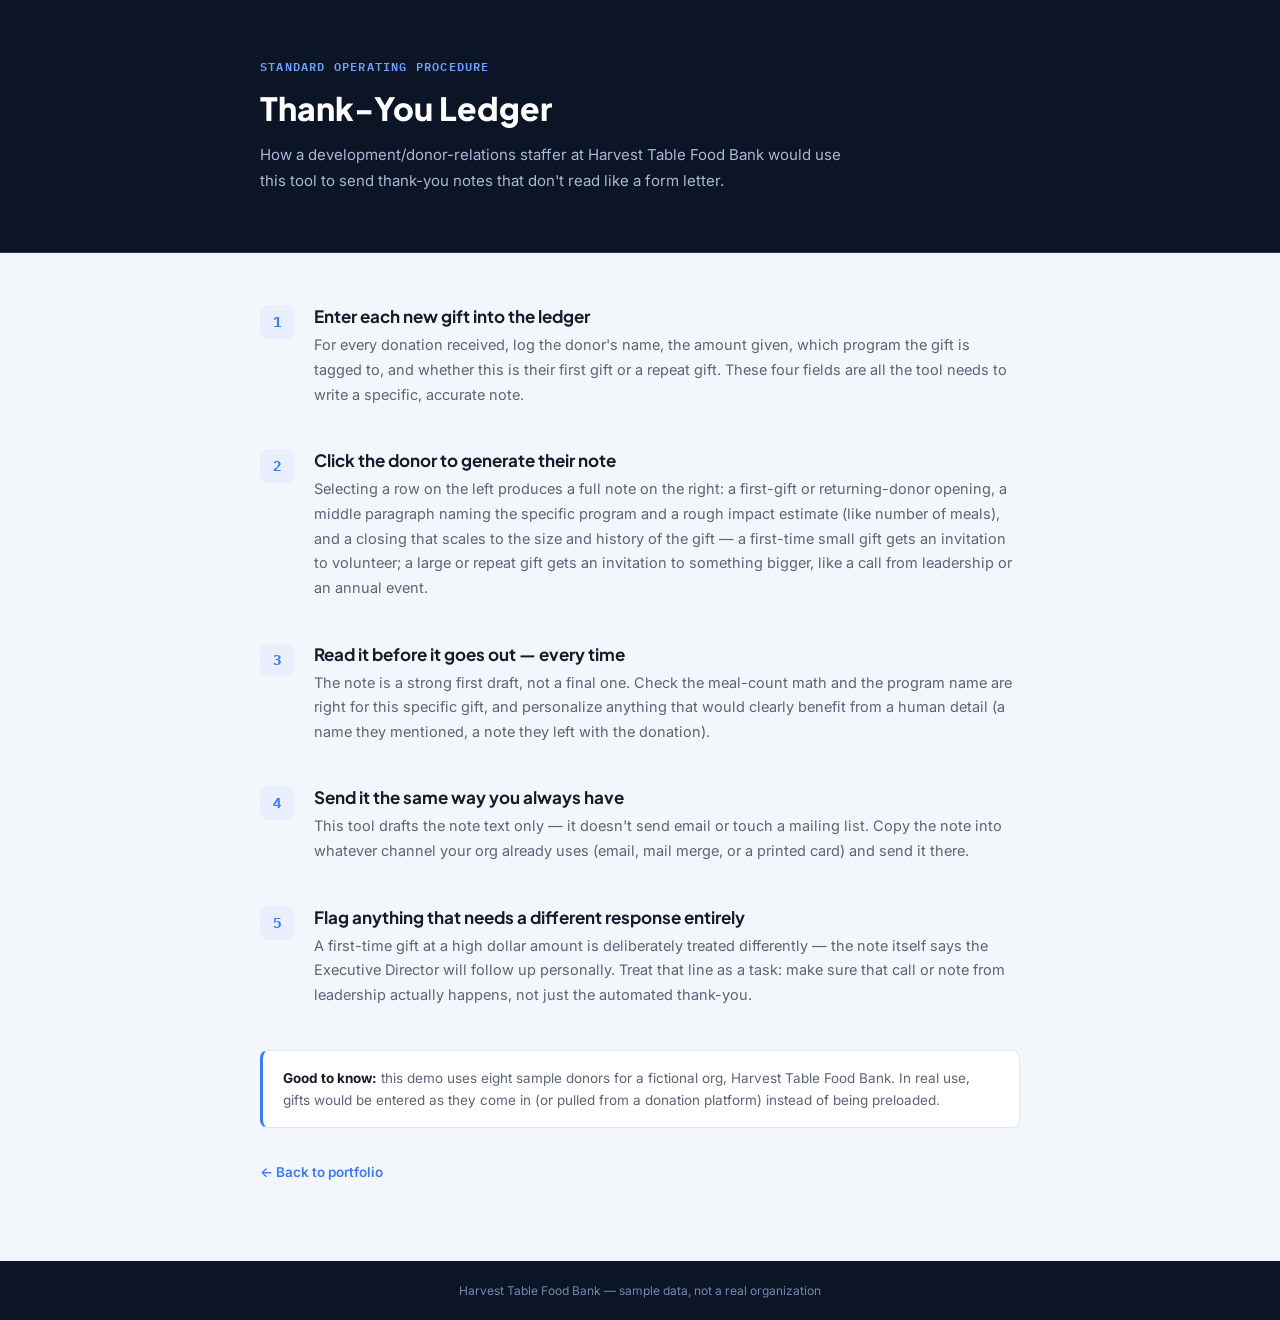
<file: sop/thank-you-ledger-sop.html>
<!DOCTYPE html>
<html lang="en">
<head>
<meta charset="UTF-8">
<meta name="viewport" content="width=device-width, initial-scale=1.0">
<title>SOP — Thank-You Ledger</title>
<style>
  @import url('https://fonts.googleapis.com/css2?family=Plus+Jakarta+Sans:wght@600;700;800&family=Inter:wght@400;500;600;700&family=IBM+Plex+Mono:wght@400;500;600&display=swap');
  :root{
    --navy-deep:#0B1526; --navy:#11223E; --navy-panel:#152A4C; --navy-line:#223A63;
    --blue:#3B7CF2; --blue-light:#6FA1FF;
    --off:#F3F6FB; --off-line:#E1E7F0;
    --text-dark:#141B2B; --text-dim-dark:#5B6577; --text-faint-dark:#8892A3;
  }
  *{ box-sizing:border-box; }
  body{ margin:0; font-family:'Inter',sans-serif; background:var(--off); color:var(--text-dark); }
  a{ color:var(--blue); text-decoration:none; }
  a:hover{ text-decoration:underline; }
  h1,h2{ font-family:'Plus Jakarta Sans',sans-serif; margin:0; }
  header{ background:var(--navy-deep); padding:56px 32px 44px; border-bottom:1px solid var(--navy-line); }
  .wrap{ max-width:760px; margin:0 auto; }
  .eyebrow{ font-family:'IBM Plex Mono',monospace; font-size:12px; font-weight:600; letter-spacing:0.1em; text-transform:uppercase; color:var(--blue-light); margin:0 0 12px; }
  header h1{ color:#fff; font-weight:800; font-size:32px; }
  header p{ color:#A9B8D6; font-size:15px; line-height:1.7; margin-top:14px; max-width:600px; }
  main{ padding:52px 32px 80px; }
  .step{ display:flex; gap:20px; margin-bottom:34px; }
  .step-num{
    flex-shrink:0; width:34px; height:34px; border-radius:8px; background:#E9EFFC; color:var(--blue);
    display:flex; align-items:center; justify-content:center; font-weight:700; font-size:14px;
    font-family:'IBM Plex Mono',monospace;
  }
  .step h2{ font-size:17px; font-weight:700; margin-bottom:6px; }
  .step p{ font-size:14.5px; line-height:1.7; color:var(--text-dim-dark); margin:0 0 8px; }
  .step ul{ margin:8px 0 0; padding-left:20px; font-size:14.5px; line-height:1.75; color:var(--text-dim-dark); }
  .step li{ margin-bottom:5px; }
  .note-box{
    background:#fff; border:1px solid var(--off-line); border-left:3px solid var(--blue);
    border-radius:8px; padding:16px 20px; font-size:13.5px; line-height:1.65; color:var(--text-dim-dark);
    margin-top:32px;
  }
  .note-box strong{ color:var(--text-dark); }
  .back{ display:inline-block; margin-top:36px; font-size:13.5px; font-weight:600; }
  footer{ background:var(--navy-deep); padding:22px; text-align:center; }
  footer p{ font-size:12px; color:#7488AE; margin:0; }
</style>
</head>
<body>

<header>
  <div class="wrap">
    <p class="eyebrow">Standard Operating Procedure</p>
    <h1>Thank-You Ledger</h1>
    <p>How a development/donor-relations staffer at Harvest Table Food Bank would use this tool to send thank-you notes that don't read like a form letter.</p>
  </div>
</header>

<main>
  <div class="wrap">

    <div class="step">
      <div class="step-num">1</div>
      <div>
        <h2>Enter each new gift into the ledger</h2>
        <p>For every donation received, log the donor's name, the amount given, which program the gift is tagged to, and whether this is their first gift or a repeat gift. These four fields are all the tool needs to write a specific, accurate note.</p>
      </div>
    </div>

    <div class="step">
      <div class="step-num">2</div>
      <div>
        <h2>Click the donor to generate their note</h2>
        <p>Selecting a row on the left produces a full note on the right: a first-gift or returning-donor opening, a middle paragraph naming the specific program and a rough impact estimate (like number of meals), and a closing that scales to the size and history of the gift — a first-time small gift gets an invitation to volunteer; a large or repeat gift gets an invitation to something bigger, like a call from leadership or an annual event.</p>
      </div>
    </div>

    <div class="step">
      <div class="step-num">3</div>
      <div>
        <h2>Read it before it goes out — every time</h2>
        <p>The note is a strong first draft, not a final one. Check the meal-count math and the program name are right for this specific gift, and personalize anything that would clearly benefit from a human detail (a name they mentioned, a note they left with the donation).</p>
      </div>
    </div>

    <div class="step">
      <div class="step-num">4</div>
      <div>
        <h2>Send it the same way you always have</h2>
        <p>This tool drafts the note text only — it doesn't send email or touch a mailing list. Copy the note into whatever channel your org already uses (email, mail merge, or a printed card) and send it there.</p>
      </div>
    </div>

    <div class="step">
      <div class="step-num">5</div>
      <div>
        <h2>Flag anything that needs a different response entirely</h2>
        <p>A first-time gift at a high dollar amount is deliberately treated differently — the note itself says the Executive Director will follow up personally. Treat that line as a task: make sure that call or note from leadership actually happens, not just the automated thank-you.</p>
      </div>
    </div>

    <div class="note-box">
      <strong>Good to know:</strong> this demo uses eight sample donors for a fictional org, Harvest Table Food Bank. In real use, gifts would be entered as they come in (or pulled from a donation platform) instead of being preloaded.
    </div>

    <a class="back" href="../index.html">← Back to portfolio</a>
  </div>
</main>

<footer>
  <p>Harvest Table Food Bank — sample data, not a real organization</p>
</footer>

</body>
</html>
</file>
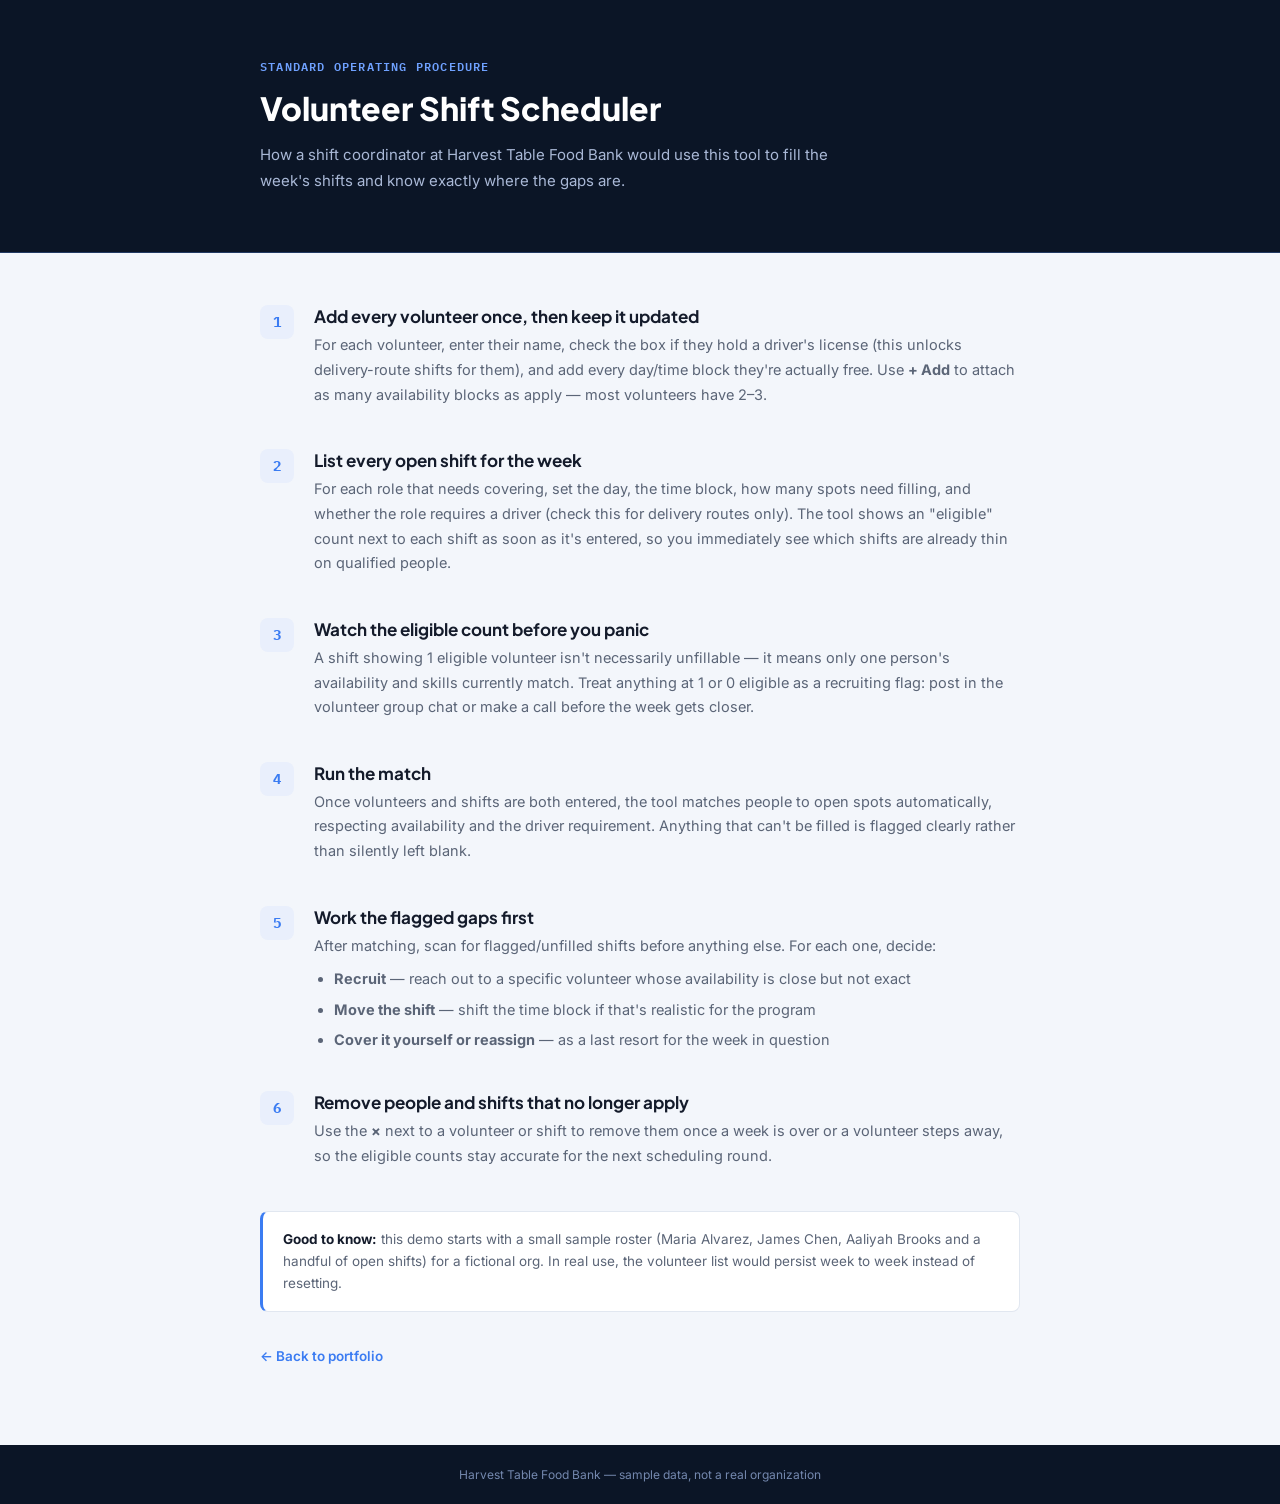
<file: sop/volunteer-scheduler-sop.html>
<!DOCTYPE html>
<html lang="en">
<head>
<meta charset="UTF-8">
<meta name="viewport" content="width=device-width, initial-scale=1.0">
<title>SOP — Volunteer Shift Scheduler</title>
<style>
  @import url('https://fonts.googleapis.com/css2?family=Plus+Jakarta+Sans:wght@600;700;800&family=Inter:wght@400;500;600;700&family=IBM+Plex+Mono:wght@400;500;600&display=swap');
  :root{
    --navy-deep:#0B1526; --navy:#11223E; --navy-panel:#152A4C; --navy-line:#223A63;
    --blue:#3B7CF2; --blue-light:#6FA1FF;
    --off:#F3F6FB; --off-line:#E1E7F0;
    --text-dark:#141B2B; --text-dim-dark:#5B6577; --text-faint-dark:#8892A3;
  }
  *{ box-sizing:border-box; }
  body{ margin:0; font-family:'Inter',sans-serif; background:var(--off); color:var(--text-dark); }
  a{ color:var(--blue); text-decoration:none; }
  a:hover{ text-decoration:underline; }
  h1,h2{ font-family:'Plus Jakarta Sans',sans-serif; margin:0; }
  header{ background:var(--navy-deep); padding:56px 32px 44px; border-bottom:1px solid var(--navy-line); }
  .wrap{ max-width:760px; margin:0 auto; }
  .eyebrow{ font-family:'IBM Plex Mono',monospace; font-size:12px; font-weight:600; letter-spacing:0.1em; text-transform:uppercase; color:var(--blue-light); margin:0 0 12px; }
  header h1{ color:#fff; font-weight:800; font-size:32px; }
  header p{ color:#A9B8D6; font-size:15px; line-height:1.7; margin-top:14px; max-width:600px; }
  main{ padding:52px 32px 80px; }
  .step{ display:flex; gap:20px; margin-bottom:34px; }
  .step-num{
    flex-shrink:0; width:34px; height:34px; border-radius:8px; background:#E9EFFC; color:var(--blue);
    display:flex; align-items:center; justify-content:center; font-weight:700; font-size:14px;
    font-family:'IBM Plex Mono',monospace;
  }
  .step h2{ font-size:17px; font-weight:700; margin-bottom:6px; }
  .step p{ font-size:14.5px; line-height:1.7; color:var(--text-dim-dark); margin:0 0 8px; }
  .step ul{ margin:8px 0 0; padding-left:20px; font-size:14.5px; line-height:1.75; color:var(--text-dim-dark); }
  .step li{ margin-bottom:5px; }
  .note-box{
    background:#fff; border:1px solid var(--off-line); border-left:3px solid var(--blue);
    border-radius:8px; padding:16px 20px; font-size:13.5px; line-height:1.65; color:var(--text-dim-dark);
    margin-top:32px;
  }
  .note-box strong{ color:var(--text-dark); }
  .back{ display:inline-block; margin-top:36px; font-size:13.5px; font-weight:600; }
  footer{ background:var(--navy-deep); padding:22px; text-align:center; }
  footer p{ font-size:12px; color:#7488AE; margin:0; }
</style>
</head>
<body>

<header>
  <div class="wrap">
    <p class="eyebrow">Standard Operating Procedure</p>
    <h1>Volunteer Shift Scheduler</h1>
    <p>How a shift coordinator at Harvest Table Food Bank would use this tool to fill the week's shifts and know exactly where the gaps are.</p>
  </div>
</header>

<main>
  <div class="wrap">

    <div class="step">
      <div class="step-num">1</div>
      <div>
        <h2>Add every volunteer once, then keep it updated</h2>
        <p>For each volunteer, enter their name, check the box if they hold a driver's license (this unlocks delivery-route shifts for them), and add every day/time block they're actually free. Use <strong>+ Add</strong> to attach as many availability blocks as apply — most volunteers have 2–3.</p>
      </div>
    </div>

    <div class="step">
      <div class="step-num">2</div>
      <div>
        <h2>List every open shift for the week</h2>
        <p>For each role that needs covering, set the day, the time block, how many spots need filling, and whether the role requires a driver (check this for delivery routes only). The tool shows an "eligible" count next to each shift as soon as it's entered, so you immediately see which shifts are already thin on qualified people.</p>
      </div>
    </div>

    <div class="step">
      <div class="step-num">3</div>
      <div>
        <h2>Watch the eligible count before you panic</h2>
        <p>A shift showing 1 eligible volunteer isn't necessarily unfillable — it means only one person's availability and skills currently match. Treat anything at 1 or 0 eligible as a recruiting flag: post in the volunteer group chat or make a call before the week gets closer.</p>
      </div>
    </div>

    <div class="step">
      <div class="step-num">4</div>
      <div>
        <h2>Run the match</h2>
        <p>Once volunteers and shifts are both entered, the tool matches people to open spots automatically, respecting availability and the driver requirement. Anything that can't be filled is flagged clearly rather than silently left blank.</p>
      </div>
    </div>

    <div class="step">
      <div class="step-num">5</div>
      <div>
        <h2>Work the flagged gaps first</h2>
        <p>After matching, scan for flagged/unfilled shifts before anything else. For each one, decide:</p>
        <ul>
          <li><strong>Recruit</strong> — reach out to a specific volunteer whose availability is close but not exact</li>
          <li><strong>Move the shift</strong> — shift the time block if that's realistic for the program</li>
          <li><strong>Cover it yourself or reassign</strong> — as a last resort for the week in question</li>
        </ul>
      </div>
    </div>

    <div class="step">
      <div class="step-num">6</div>
      <div>
        <h2>Remove people and shifts that no longer apply</h2>
        <p>Use the <strong>×</strong> next to a volunteer or shift to remove them once a week is over or a volunteer steps away, so the eligible counts stay accurate for the next scheduling round.</p>
      </div>
    </div>

    <div class="note-box">
      <strong>Good to know:</strong> this demo starts with a small sample roster (Maria Alvarez, James Chen, Aaliyah Brooks and a handful of open shifts) for a fictional org. In real use, the volunteer list would persist week to week instead of resetting.
    </div>

    <a class="back" href="../index.html">← Back to portfolio</a>
  </div>
</main>

<footer>
  <p>Harvest Table Food Bank — sample data, not a real organization</p>
</footer>

</body>
</html>
</file>
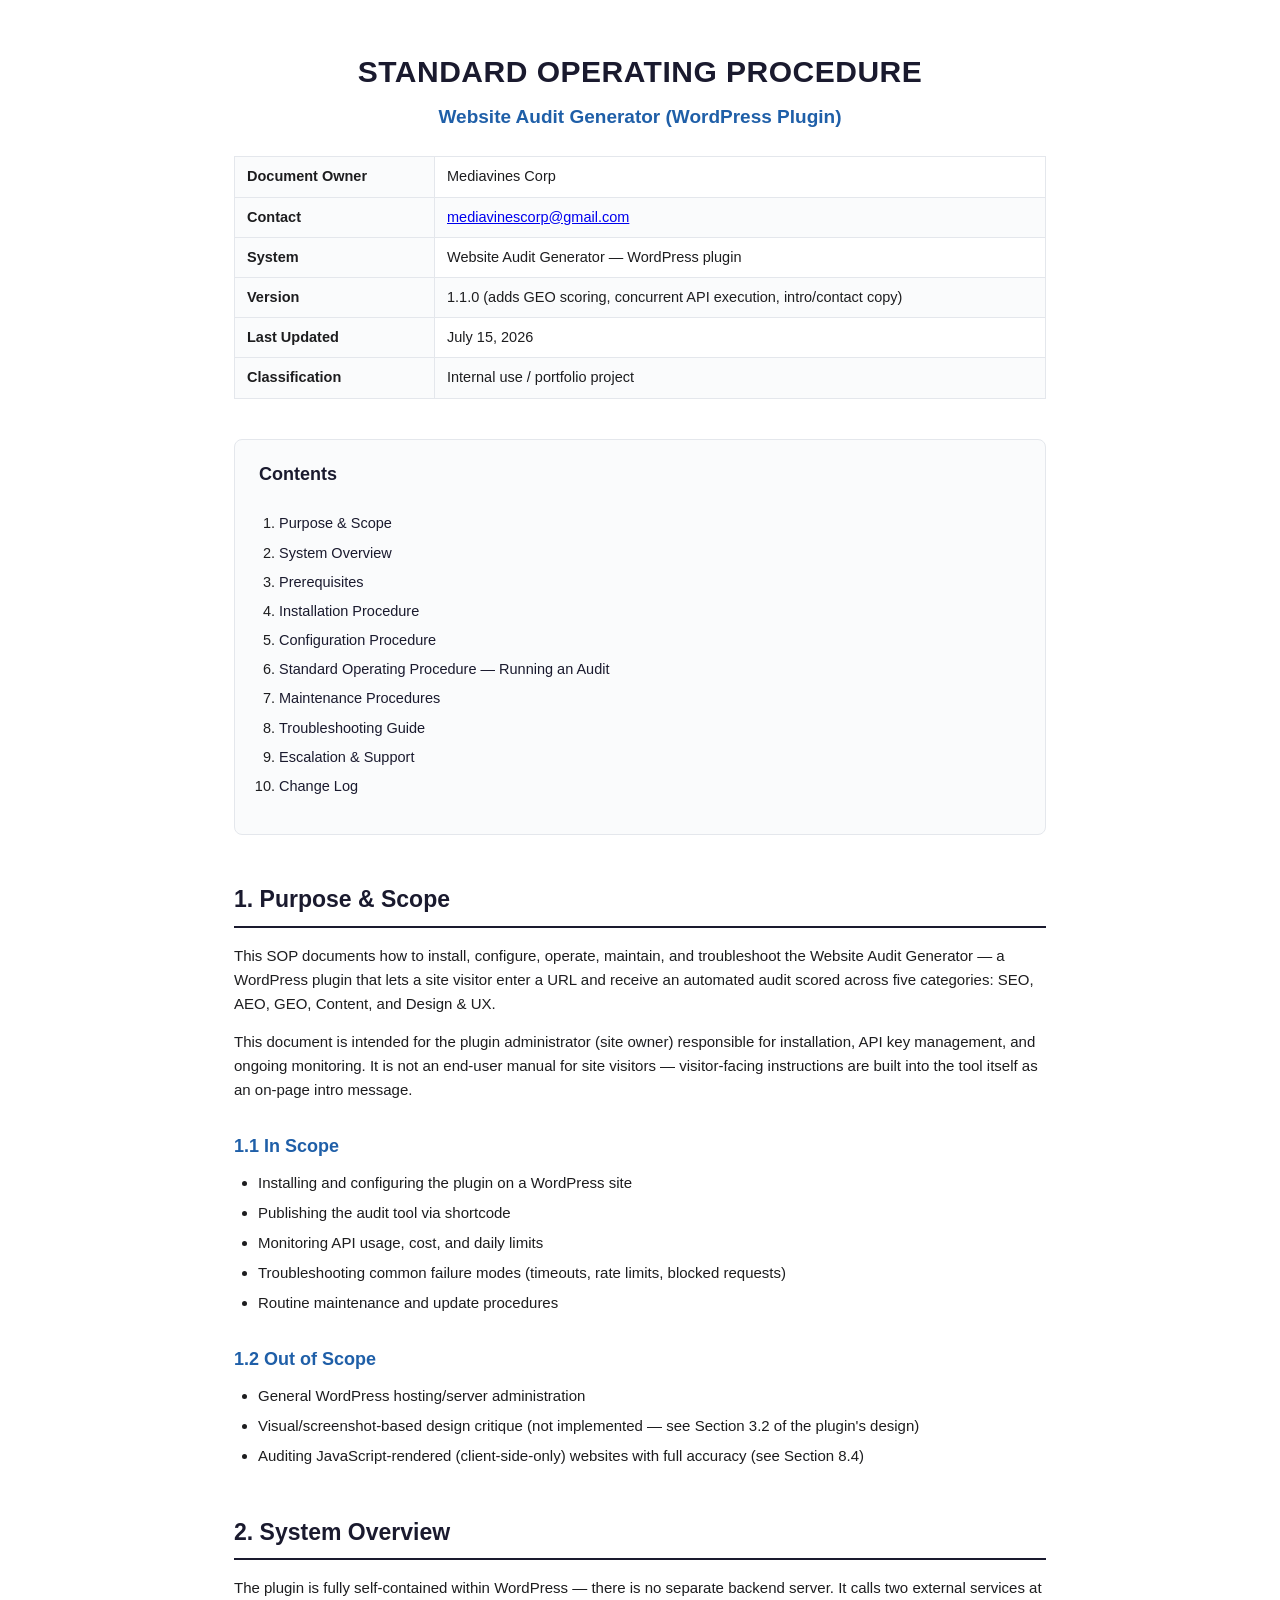
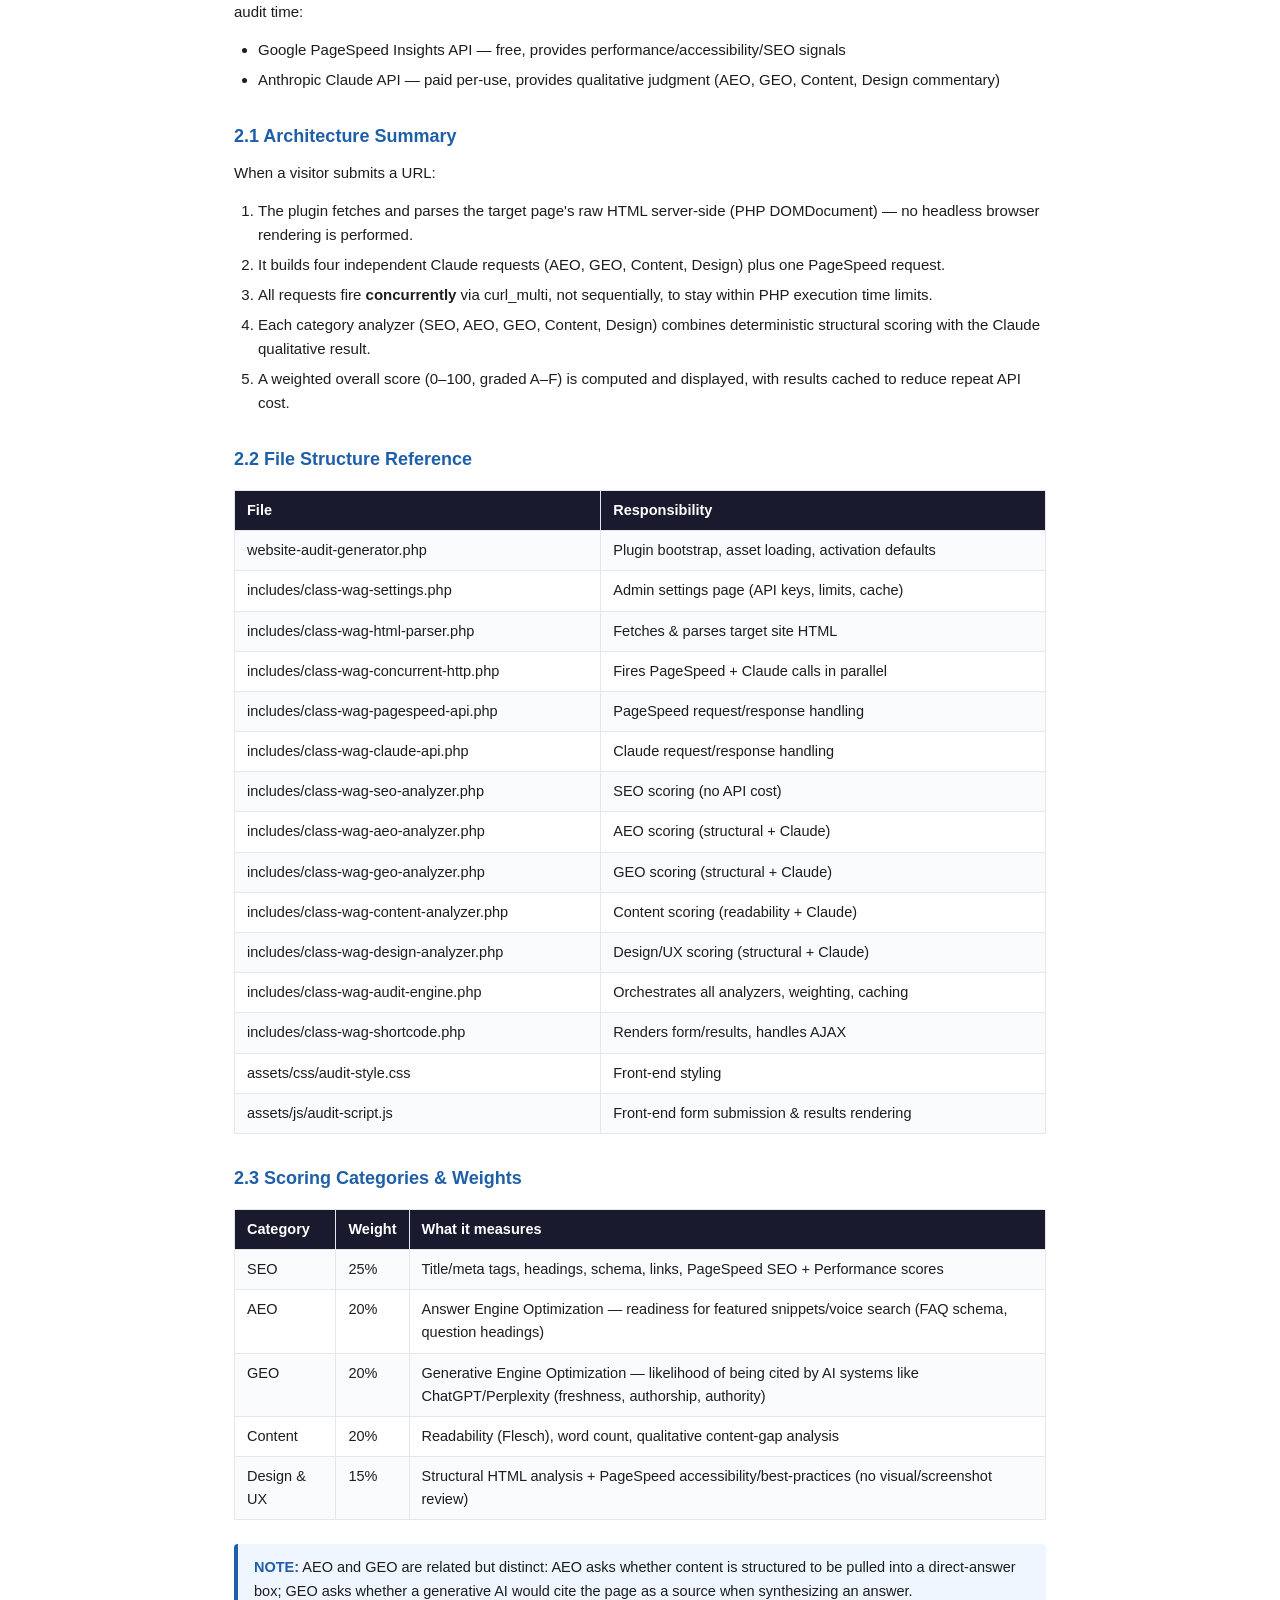
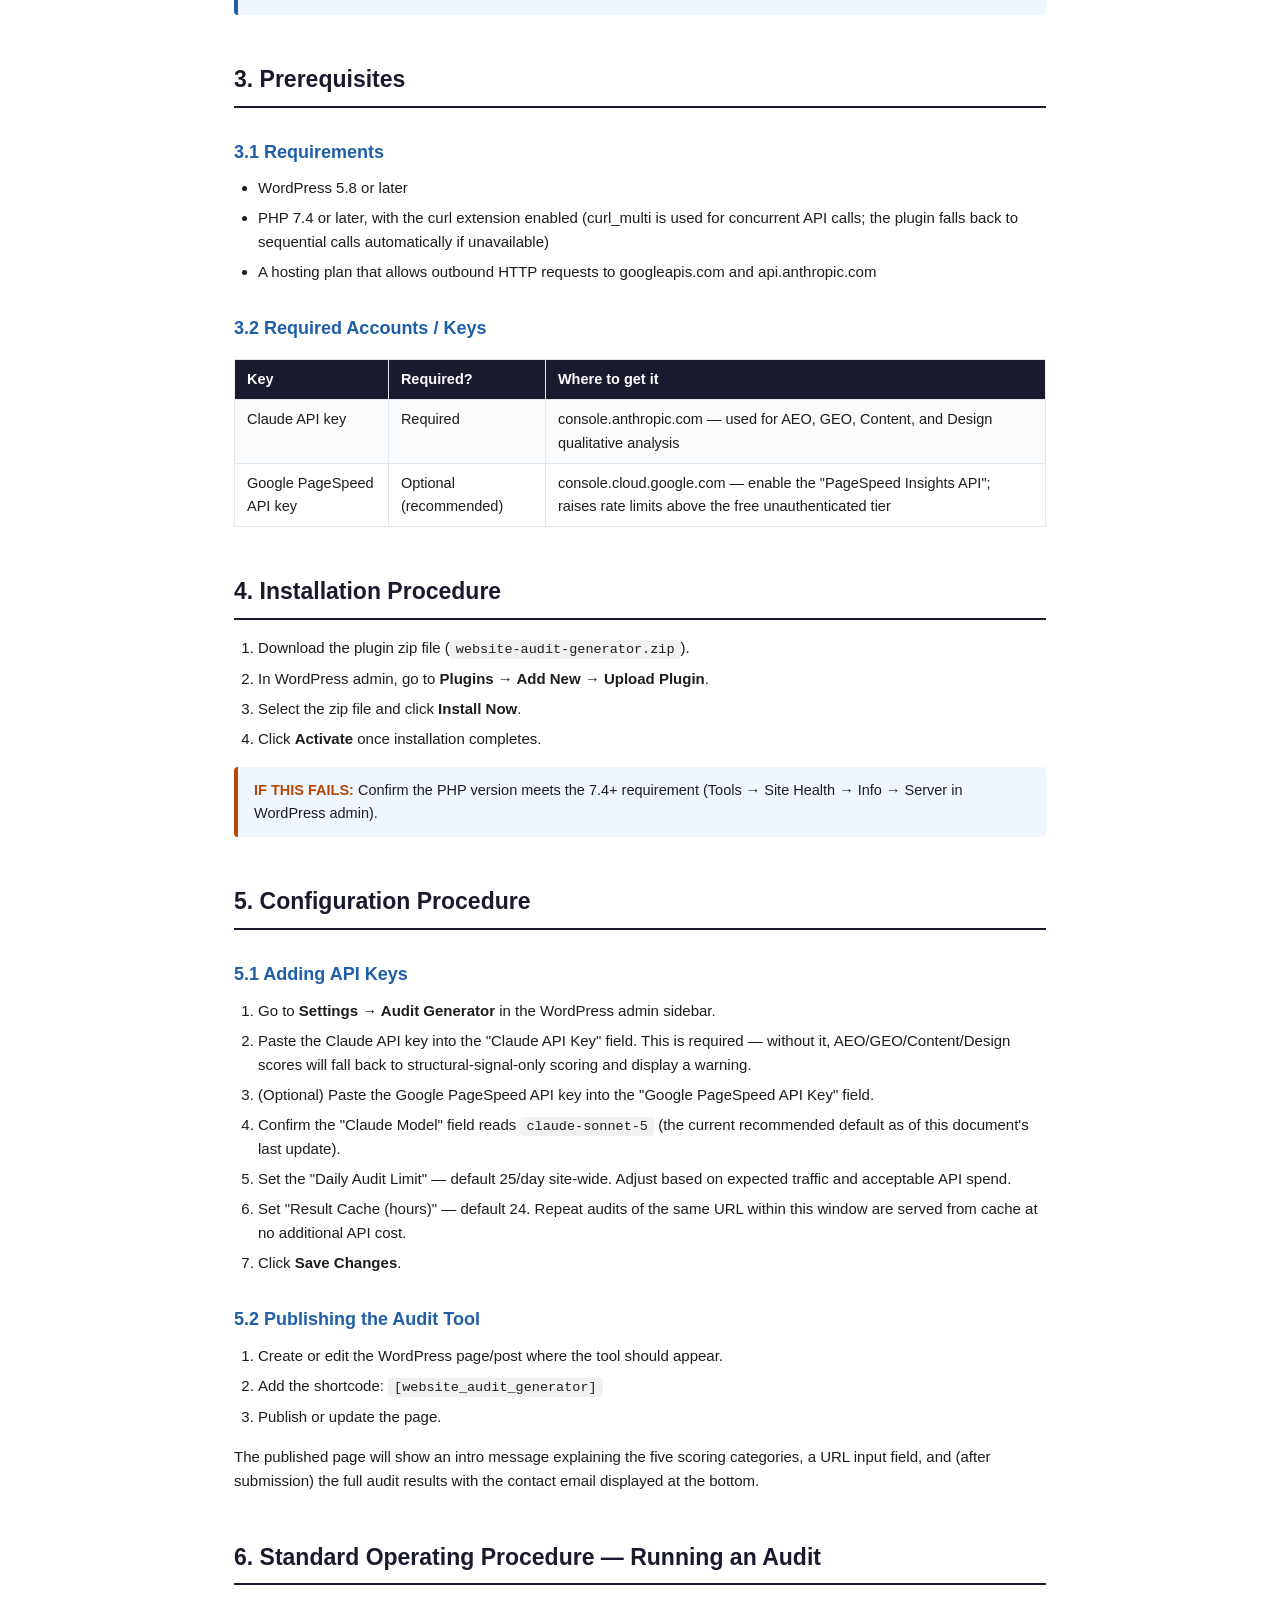
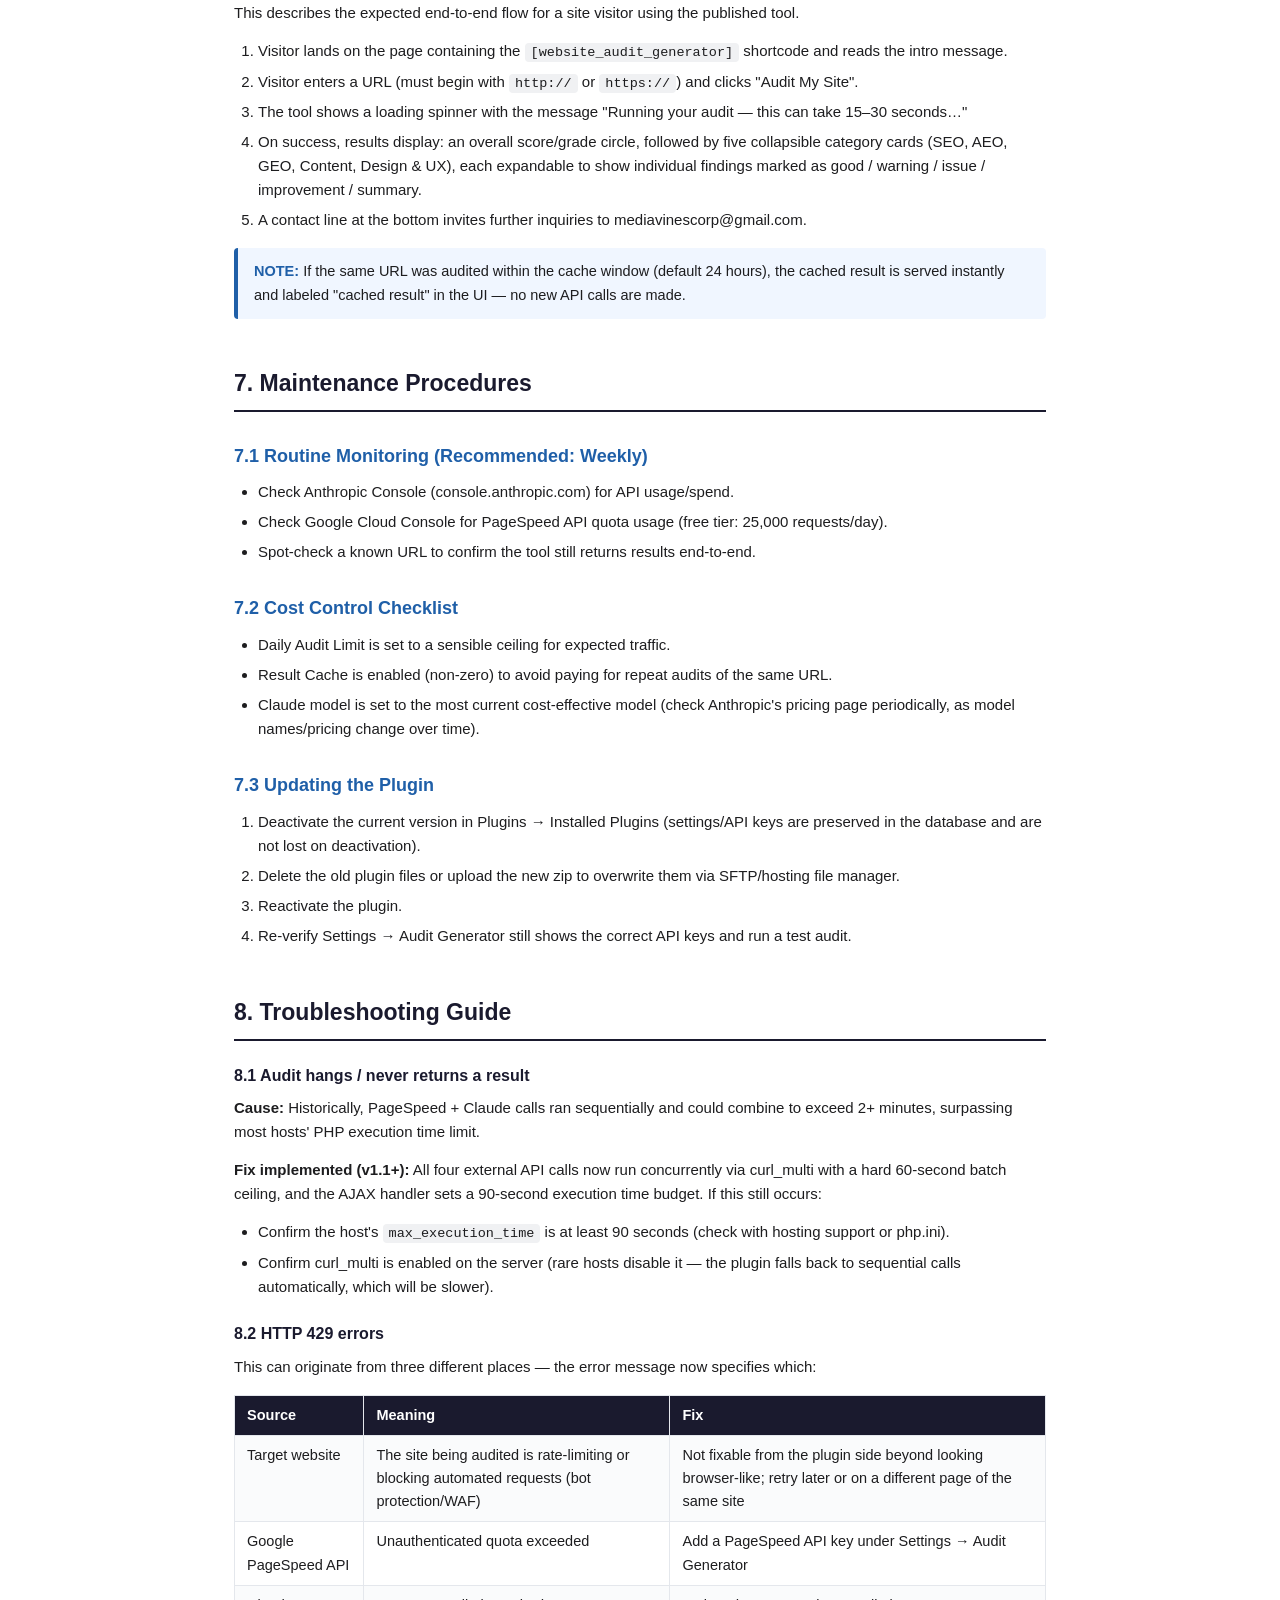
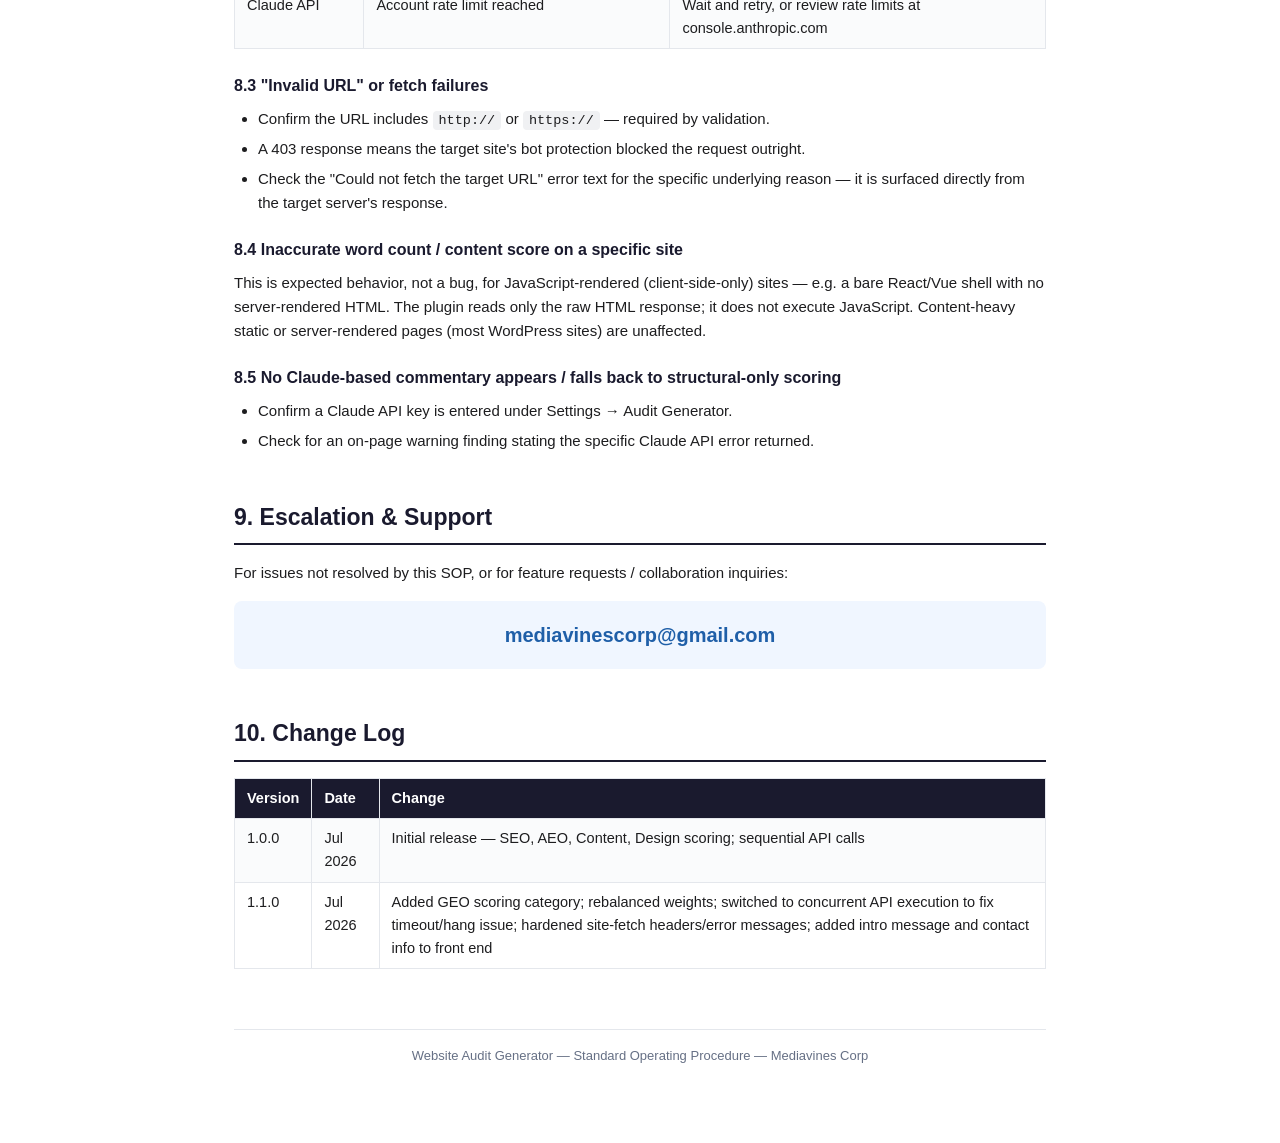
<file: sop/Website_Audit_Generator_SOP.html>
<!DOCTYPE html>
<html lang="en">
<head>
<meta charset="UTF-8">
<title>Website Audit Generator — SOP</title>
<style>
  :root {
    --navy: #1a1a2e;
    --blue: #1f5fa8;
    --grey: #667085;
    --light: #f0f6ff;
    --border: #e4e7ec;
  }
  * { box-sizing: border-box; }
  body {
    font-family: -apple-system, BlinkMacSystemFont, "Segoe UI", Roboto, Arial, sans-serif;
    color: #1d1d1f;
    line-height: 1.6;
    max-width: 860px;
    margin: 0 auto;
    padding: 48px 24px 80px;
    background: #fff;
  }
  .cover {
    text-align: center;
    margin-bottom: 40px;
  }
  .cover h1 {
    font-size: 30px;
    letter-spacing: 0.5px;
    color: var(--navy);
    margin: 0 0 6px;
  }
  .cover .subtitle {
    font-size: 19px;
    color: var(--blue);
    font-weight: 600;
    margin-bottom: 24px;
  }
  table {
    border-collapse: collapse;
    width: 100%;
    margin: 16px 0 24px;
    font-size: 14.5px;
  }
  th, td {
    border: 1px solid var(--border);
    padding: 8px 12px;
    text-align: left;
    vertical-align: top;
  }
  th {
    background: var(--navy);
    color: #fff;
    font-weight: 600;
  }
  tr:nth-child(even) td {
    background: #fafbfc;
  }
  .meta-table td:first-child {
    font-weight: 600;
    width: 200px;
    background: #fafbfc;
  }
  h2 {
    font-size: 23px;
    color: var(--navy);
    border-bottom: 2px solid var(--navy);
    padding-bottom: 8px;
    margin-top: 46px;
    margin-bottom: 16px;
  }
  h3 {
    font-size: 18px;
    color: var(--blue);
    margin-top: 30px;
    margin-bottom: 10px;
  }
  h4 {
    font-size: 16px;
    color: var(--navy);
    margin-top: 22px;
    margin-bottom: 8px;
  }
  p { font-size: 15px; margin: 0 0 14px; }
  ul, ol { font-size: 15px; margin: 0 0 16px; padding-left: 24px; }
  li { margin-bottom: 6px; }
  .note {
    background: var(--light);
    border-left: 4px solid var(--blue);
    padding: 12px 16px;
    margin: 12px 0 22px;
    font-size: 14.5px;
    border-radius: 4px;
  }
  .note.warn { border-left-color: #b54708; }
  .note strong { color: var(--blue); }
  .note.warn strong { color: #b54708; }
  .contact-block {
    text-align: center;
    background: var(--light);
    border-radius: 8px;
    padding: 18px;
    margin: 16px 0 24px;
  }
  .contact-block a {
    font-size: 20px;
    font-weight: 700;
    color: var(--blue);
    text-decoration: none;
  }
  .toc {
    background: #fafbfc;
    border: 1px solid var(--border);
    border-radius: 8px;
    padding: 20px 24px;
    margin-bottom: 40px;
  }
  .toc h2 {
    margin-top: 0;
    border: none;
    font-size: 18px;
  }
  .toc ol {
    padding-left: 20px;
    font-size: 14.5px;
  }
  .toc a {
    color: var(--navy);
    text-decoration: none;
  }
  .toc a:hover { text-decoration: underline; }
  code {
    background: #f0f1f3;
    padding: 2px 6px;
    border-radius: 4px;
    font-size: 13.5px;
  }
  .page-footer {
    text-align: center;
    color: var(--grey);
    font-size: 13px;
    margin-top: 60px;
    border-top: 1px solid var(--border);
    padding-top: 16px;
  }
  @media print {
    body { padding: 0 20px; }
    h2 { page-break-before: auto; }
  }
</style>
</head>
<body>

<div class="cover">
  <h1>STANDARD OPERATING PROCEDURE</h1>
  <div class="subtitle">Website Audit Generator (WordPress Plugin)</div>
  <table class="meta-table">
    <tr><td>Document Owner</td><td>Mediavines Corp</td></tr>
    <tr><td>Contact</td><td><a href="mailto:mediavinescorp@gmail.com">mediavinescorp@gmail.com</a></td></tr>
    <tr><td>System</td><td>Website Audit Generator — WordPress plugin</td></tr>
    <tr><td>Version</td><td>1.1.0 (adds GEO scoring, concurrent API execution, intro/contact copy)</td></tr>
    <tr><td>Last Updated</td><td>July 15, 2026</td></tr>
    <tr><td>Classification</td><td>Internal use / portfolio project</td></tr>
  </table>
</div>

<div class="toc">
  <h2>Contents</h2>
  <ol>
    <li><a href="#sec1">Purpose & Scope</a></li>
    <li><a href="#sec2">System Overview</a></li>
    <li><a href="#sec3">Prerequisites</a></li>
    <li><a href="#sec4">Installation Procedure</a></li>
    <li><a href="#sec5">Configuration Procedure</a></li>
    <li><a href="#sec6">Standard Operating Procedure — Running an Audit</a></li>
    <li><a href="#sec7">Maintenance Procedures</a></li>
    <li><a href="#sec8">Troubleshooting Guide</a></li>
    <li><a href="#sec9">Escalation & Support</a></li>
    <li><a href="#sec10">Change Log</a></li>
  </ol>
</div>

<h2 id="sec1">1. Purpose & Scope</h2>
<p>This SOP documents how to install, configure, operate, maintain, and troubleshoot the Website Audit Generator — a WordPress plugin that lets a site visitor enter a URL and receive an automated audit scored across five categories: SEO, AEO, GEO, Content, and Design & UX.</p>
<p>This document is intended for the plugin administrator (site owner) responsible for installation, API key management, and ongoing monitoring. It is not an end-user manual for site visitors — visitor-facing instructions are built into the tool itself as an on-page intro message.</p>

<h3>1.1 In Scope</h3>
<ul>
  <li>Installing and configuring the plugin on a WordPress site</li>
  <li>Publishing the audit tool via shortcode</li>
  <li>Monitoring API usage, cost, and daily limits</li>
  <li>Troubleshooting common failure modes (timeouts, rate limits, blocked requests)</li>
  <li>Routine maintenance and update procedures</li>
</ul>

<h3>1.2 Out of Scope</h3>
<ul>
  <li>General WordPress hosting/server administration</li>
  <li>Visual/screenshot-based design critique (not implemented — see Section 3.2 of the plugin's design)</li>
  <li>Auditing JavaScript-rendered (client-side-only) websites with full accuracy (see Section 8.4)</li>
</ul>

<h2 id="sec2">2. System Overview</h2>
<p>The plugin is fully self-contained within WordPress — there is no separate backend server. It calls two external services at audit time:</p>
<ul>
  <li>Google PageSpeed Insights API — free, provides performance/accessibility/SEO signals</li>
  <li>Anthropic Claude API — paid per-use, provides qualitative judgment (AEO, GEO, Content, Design commentary)</li>
</ul>

<h3>2.1 Architecture Summary</h3>
<p>When a visitor submits a URL:</p>
<ol>
  <li>The plugin fetches and parses the target page's raw HTML server-side (PHP DOMDocument) — no headless browser rendering is performed.</li>
  <li>It builds four independent Claude requests (AEO, GEO, Content, Design) plus one PageSpeed request.</li>
  <li>All requests fire <strong>concurrently</strong> via curl_multi, not sequentially, to stay within PHP execution time limits.</li>
  <li>Each category analyzer (SEO, AEO, GEO, Content, Design) combines deterministic structural scoring with the Claude qualitative result.</li>
  <li>A weighted overall score (0–100, graded A–F) is computed and displayed, with results cached to reduce repeat API cost.</li>
</ol>

<h3>2.2 File Structure Reference</h3>
<table>
  <tr><th>File</th><th>Responsibility</th></tr>
  <tr><td>website-audit-generator.php</td><td>Plugin bootstrap, asset loading, activation defaults</td></tr>
  <tr><td>includes/class-wag-settings.php</td><td>Admin settings page (API keys, limits, cache)</td></tr>
  <tr><td>includes/class-wag-html-parser.php</td><td>Fetches & parses target site HTML</td></tr>
  <tr><td>includes/class-wag-concurrent-http.php</td><td>Fires PageSpeed + Claude calls in parallel</td></tr>
  <tr><td>includes/class-wag-pagespeed-api.php</td><td>PageSpeed request/response handling</td></tr>
  <tr><td>includes/class-wag-claude-api.php</td><td>Claude request/response handling</td></tr>
  <tr><td>includes/class-wag-seo-analyzer.php</td><td>SEO scoring (no API cost)</td></tr>
  <tr><td>includes/class-wag-aeo-analyzer.php</td><td>AEO scoring (structural + Claude)</td></tr>
  <tr><td>includes/class-wag-geo-analyzer.php</td><td>GEO scoring (structural + Claude)</td></tr>
  <tr><td>includes/class-wag-content-analyzer.php</td><td>Content scoring (readability + Claude)</td></tr>
  <tr><td>includes/class-wag-design-analyzer.php</td><td>Design/UX scoring (structural + Claude)</td></tr>
  <tr><td>includes/class-wag-audit-engine.php</td><td>Orchestrates all analyzers, weighting, caching</td></tr>
  <tr><td>includes/class-wag-shortcode.php</td><td>Renders form/results, handles AJAX</td></tr>
  <tr><td>assets/css/audit-style.css</td><td>Front-end styling</td></tr>
  <tr><td>assets/js/audit-script.js</td><td>Front-end form submission & results rendering</td></tr>
</table>

<h3>2.3 Scoring Categories & Weights</h3>
<table>
  <tr><th>Category</th><th>Weight</th><th>What it measures</th></tr>
  <tr><td>SEO</td><td>25%</td><td>Title/meta tags, headings, schema, links, PageSpeed SEO + Performance scores</td></tr>
  <tr><td>AEO</td><td>20%</td><td>Answer Engine Optimization — readiness for featured snippets/voice search (FAQ schema, question headings)</td></tr>
  <tr><td>GEO</td><td>20%</td><td>Generative Engine Optimization — likelihood of being cited by AI systems like ChatGPT/Perplexity (freshness, authorship, authority)</td></tr>
  <tr><td>Content</td><td>20%</td><td>Readability (Flesch), word count, qualitative content-gap analysis</td></tr>
  <tr><td>Design & UX</td><td>15%</td><td>Structural HTML analysis + PageSpeed accessibility/best-practices (no visual/screenshot review)</td></tr>
</table>
<div class="note"><strong>NOTE:</strong> AEO and GEO are related but distinct: AEO asks whether content is structured to be pulled into a direct-answer box; GEO asks whether a generative AI would cite the page as a source when synthesizing an answer.</div>

<h2 id="sec3">3. Prerequisites</h2>
<h3>3.1 Requirements</h3>
<ul>
  <li>WordPress 5.8 or later</li>
  <li>PHP 7.4 or later, with the curl extension enabled (curl_multi is used for concurrent API calls; the plugin falls back to sequential calls automatically if unavailable)</li>
  <li>A hosting plan that allows outbound HTTP requests to googleapis.com and api.anthropic.com</li>
</ul>

<h3>3.2 Required Accounts / Keys</h3>
<table>
  <tr><th>Key</th><th>Required?</th><th>Where to get it</th></tr>
  <tr><td>Claude API key</td><td>Required</td><td>console.anthropic.com — used for AEO, GEO, Content, and Design qualitative analysis</td></tr>
  <tr><td>Google PageSpeed API key</td><td>Optional (recommended)</td><td>console.cloud.google.com — enable the "PageSpeed Insights API"; raises rate limits above the free unauthenticated tier</td></tr>
</table>

<h2 id="sec4">4. Installation Procedure</h2>
<ol>
  <li>Download the plugin zip file (<code>website-audit-generator.zip</code>).</li>
  <li>In WordPress admin, go to <strong>Plugins → Add New → Upload Plugin</strong>.</li>
  <li>Select the zip file and click <strong>Install Now</strong>.</li>
  <li>Click <strong>Activate</strong> once installation completes.</li>
</ol>
<div class="note warn"><strong>IF THIS FAILS:</strong> Confirm the PHP version meets the 7.4+ requirement (Tools → Site Health → Info → Server in WordPress admin).</div>

<h2 id="sec5">5. Configuration Procedure</h2>
<h3>5.1 Adding API Keys</h3>
<ol>
  <li>Go to <strong>Settings → Audit Generator</strong> in the WordPress admin sidebar.</li>
  <li>Paste the Claude API key into the "Claude API Key" field. This is required — without it, AEO/GEO/Content/Design scores will fall back to structural-signal-only scoring and display a warning.</li>
  <li>(Optional) Paste the Google PageSpeed API key into the "Google PageSpeed API Key" field.</li>
  <li>Confirm the "Claude Model" field reads <code>claude-sonnet-5</code> (the current recommended default as of this document's last update).</li>
  <li>Set the "Daily Audit Limit" — default 25/day site-wide. Adjust based on expected traffic and acceptable API spend.</li>
  <li>Set "Result Cache (hours)" — default 24. Repeat audits of the same URL within this window are served from cache at no additional API cost.</li>
  <li>Click <strong>Save Changes</strong>.</li>
</ol>

<h3>5.2 Publishing the Audit Tool</h3>
<ol>
  <li>Create or edit the WordPress page/post where the tool should appear.</li>
  <li>Add the shortcode: <code>[website_audit_generator]</code></li>
  <li>Publish or update the page.</li>
</ol>
<p>The published page will show an intro message explaining the five scoring categories, a URL input field, and (after submission) the full audit results with the contact email displayed at the bottom.</p>

<h2 id="sec6">6. Standard Operating Procedure — Running an Audit</h2>
<p>This describes the expected end-to-end flow for a site visitor using the published tool.</p>
<ol>
  <li>Visitor lands on the page containing the <code>[website_audit_generator]</code> shortcode and reads the intro message.</li>
  <li>Visitor enters a URL (must begin with <code>http://</code> or <code>https://</code>) and clicks "Audit My Site".</li>
  <li>The tool shows a loading spinner with the message "Running your audit — this can take 15–30 seconds…"</li>
  <li>On success, results display: an overall score/grade circle, followed by five collapsible category cards (SEO, AEO, GEO, Content, Design & UX), each expandable to show individual findings marked as good / warning / issue / improvement / summary.</li>
  <li>A contact line at the bottom invites further inquiries to mediavinescorp@gmail.com.</li>
</ol>
<div class="note"><strong>NOTE:</strong> If the same URL was audited within the cache window (default 24 hours), the cached result is served instantly and labeled "cached result" in the UI — no new API calls are made.</div>

<h2 id="sec7">7. Maintenance Procedures</h2>
<h3>7.1 Routine Monitoring (Recommended: Weekly)</h3>
<ul>
  <li>Check Anthropic Console (console.anthropic.com) for API usage/spend.</li>
  <li>Check Google Cloud Console for PageSpeed API quota usage (free tier: 25,000 requests/day).</li>
  <li>Spot-check a known URL to confirm the tool still returns results end-to-end.</li>
</ul>

<h3>7.2 Cost Control Checklist</h3>
<ul>
  <li>Daily Audit Limit is set to a sensible ceiling for expected traffic.</li>
  <li>Result Cache is enabled (non-zero) to avoid paying for repeat audits of the same URL.</li>
  <li>Claude model is set to the most current cost-effective model (check Anthropic's pricing page periodically, as model names/pricing change over time).</li>
</ul>

<h3>7.3 Updating the Plugin</h3>
<ol>
  <li>Deactivate the current version in Plugins → Installed Plugins (settings/API keys are preserved in the database and are not lost on deactivation).</li>
  <li>Delete the old plugin files or upload the new zip to overwrite them via SFTP/hosting file manager.</li>
  <li>Reactivate the plugin.</li>
  <li>Re-verify Settings → Audit Generator still shows the correct API keys and run a test audit.</li>
</ol>

<h2 id="sec8">8. Troubleshooting Guide</h2>

<h4>8.1 Audit hangs / never returns a result</h4>
<p><strong>Cause:</strong> Historically, PageSpeed + Claude calls ran sequentially and could combine to exceed 2+ minutes, surpassing most hosts' PHP execution time limit.</p>
<p><strong>Fix implemented (v1.1+):</strong> All four external API calls now run concurrently via curl_multi with a hard 60-second batch ceiling, and the AJAX handler sets a 90-second execution time budget. If this still occurs:</p>
<ul>
  <li>Confirm the host's <code>max_execution_time</code> is at least 90 seconds (check with hosting support or php.ini).</li>
  <li>Confirm curl_multi is enabled on the server (rare hosts disable it — the plugin falls back to sequential calls automatically, which will be slower).</li>
</ul>

<h4>8.2 HTTP 429 errors</h4>
<p>This can originate from three different places — the error message now specifies which:</p>
<table>
  <tr><th>Source</th><th>Meaning</th><th>Fix</th></tr>
  <tr><td>Target website</td><td>The site being audited is rate-limiting or blocking automated requests (bot protection/WAF)</td><td>Not fixable from the plugin side beyond looking browser-like; retry later or on a different page of the same site</td></tr>
  <tr><td>Google PageSpeed API</td><td>Unauthenticated quota exceeded</td><td>Add a PageSpeed API key under Settings → Audit Generator</td></tr>
  <tr><td>Claude API</td><td>Account rate limit reached</td><td>Wait and retry, or review rate limits at console.anthropic.com</td></tr>
</table>

<h4>8.3 "Invalid URL" or fetch failures</h4>
<ul>
  <li>Confirm the URL includes <code>http://</code> or <code>https://</code> — required by validation.</li>
  <li>A 403 response means the target site's bot protection blocked the request outright.</li>
  <li>Check the "Could not fetch the target URL" error text for the specific underlying reason — it is surfaced directly from the target server's response.</li>
</ul>

<h4>8.4 Inaccurate word count / content score on a specific site</h4>
<p>This is expected behavior, not a bug, for JavaScript-rendered (client-side-only) sites — e.g. a bare React/Vue shell with no server-rendered HTML. The plugin reads only the raw HTML response; it does not execute JavaScript. Content-heavy static or server-rendered pages (most WordPress sites) are unaffected.</p>

<h4>8.5 No Claude-based commentary appears / falls back to structural-only scoring</h4>
<ul>
  <li>Confirm a Claude API key is entered under Settings → Audit Generator.</li>
  <li>Check for an on-page warning finding stating the specific Claude API error returned.</li>
</ul>

<h2 id="sec9">9. Escalation & Support</h2>
<p>For issues not resolved by this SOP, or for feature requests / collaboration inquiries:</p>
<div class="contact-block">
  <a href="mailto:mediavinescorp@gmail.com">mediavinescorp@gmail.com</a>
</div>

<h2 id="sec10">10. Change Log</h2>
<table>
  <tr><th>Version</th><th>Date</th><th>Change</th></tr>
  <tr><td>1.0.0</td><td>Jul 2026</td><td>Initial release — SEO, AEO, Content, Design scoring; sequential API calls</td></tr>
  <tr><td>1.1.0</td><td>Jul 2026</td><td>Added GEO scoring category; rebalanced weights; switched to concurrent API execution to fix timeout/hang issue; hardened site-fetch headers/error messages; added intro message and contact info to front end</td></tr>
</table>

<div class="page-footer">Website Audit Generator — Standard Operating Procedure — Mediavines Corp</div>

</body>
</html>
</file>
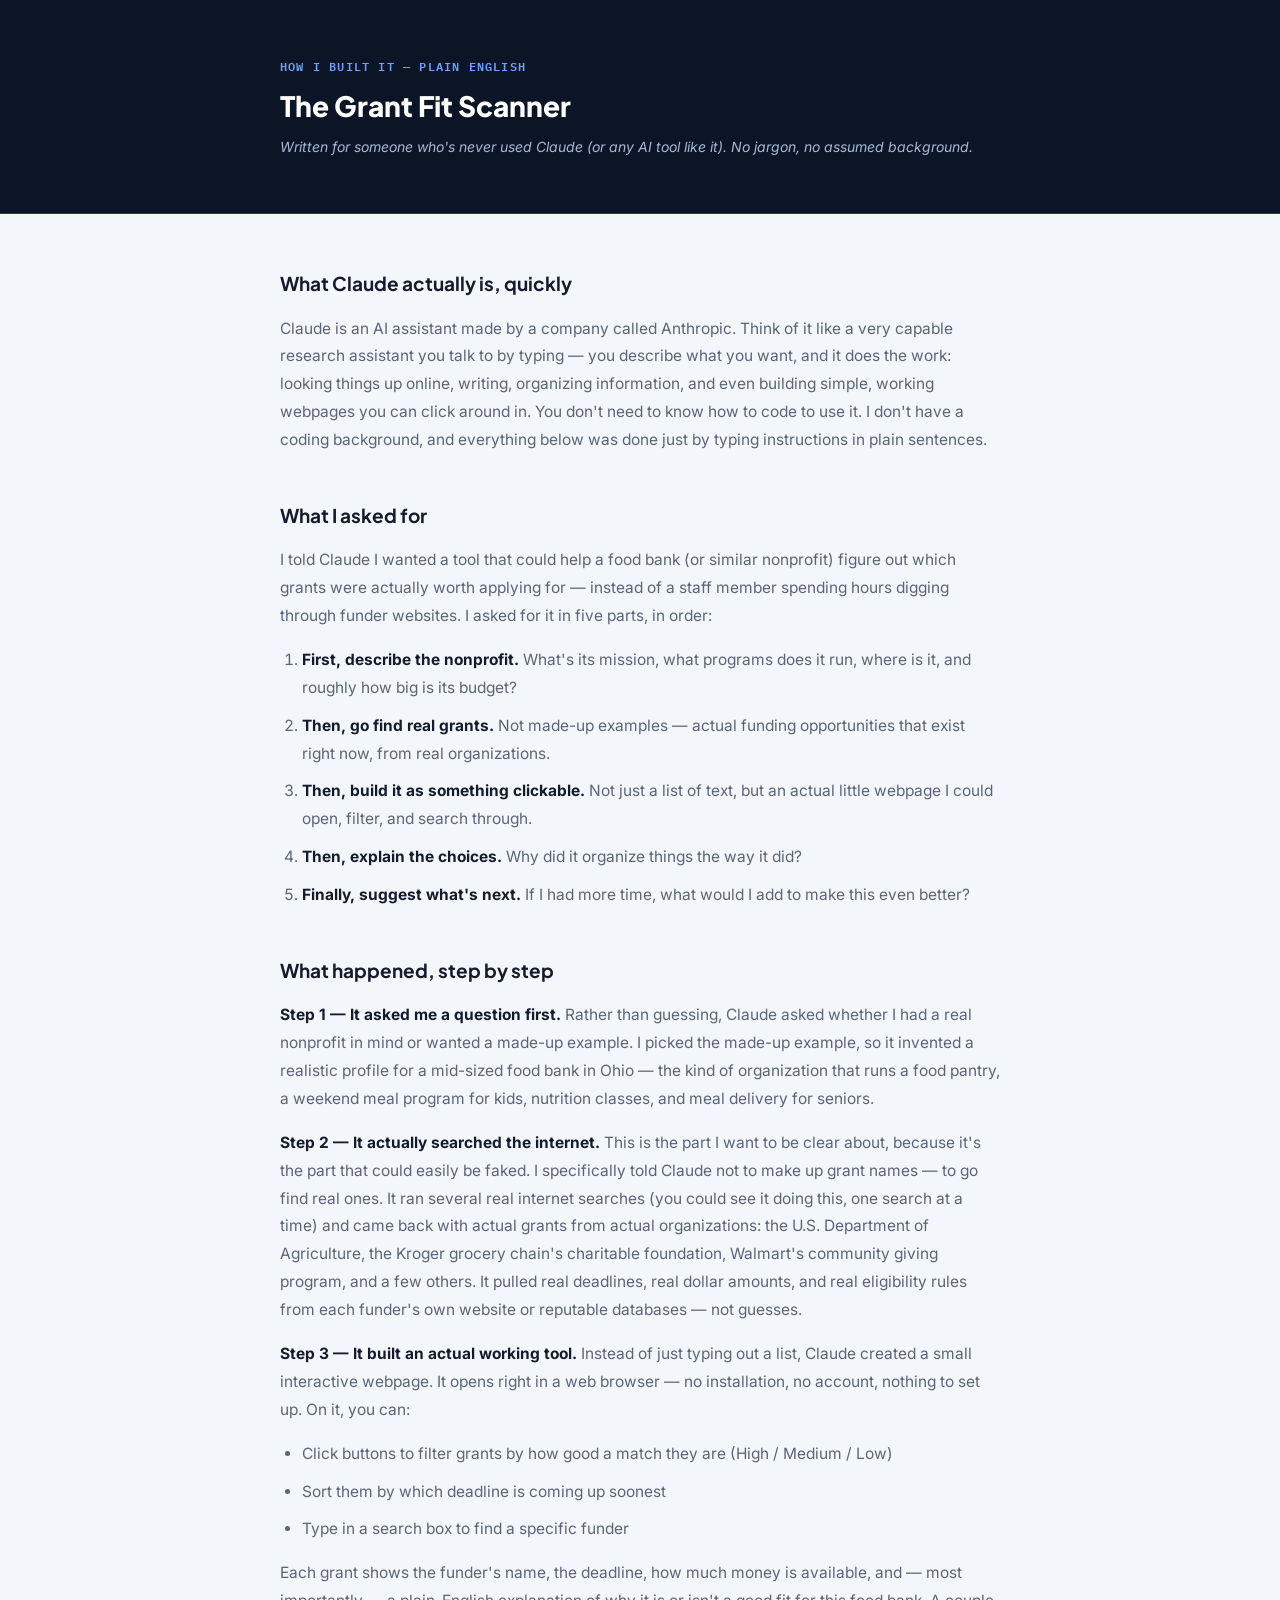
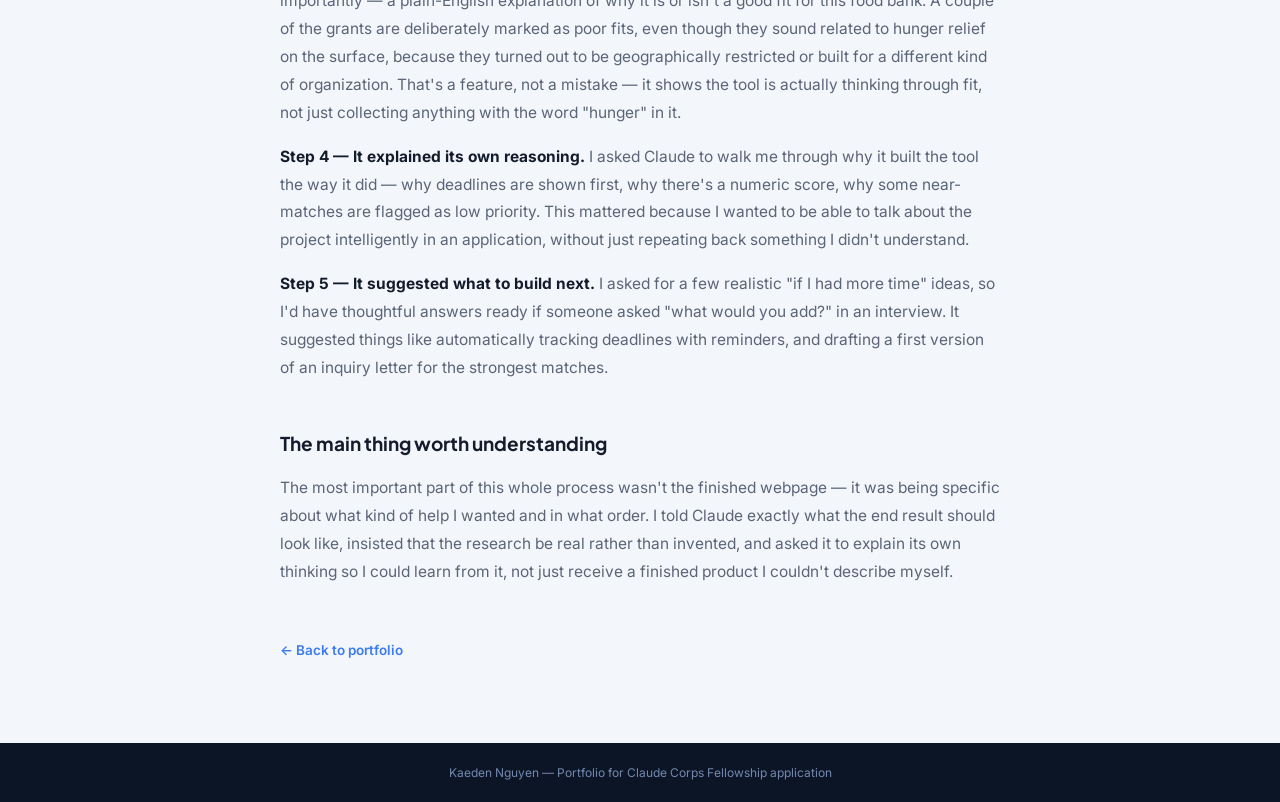
<file: writeups/grant-scanner-plain-english.html>
<!DOCTYPE html>
<html lang="en">
<head>
<meta charset="UTF-8">
<meta name="viewport" content="width=device-width, initial-scale=1.0">
<title>How I Built the Grant Scanner — Plain English</title>
<style>
  @import url('https://fonts.googleapis.com/css2?family=Plus+Jakarta+Sans:wght@600;700;800&family=Inter:wght@400;500;600;700&family=IBM+Plex+Mono:wght@400;500;600&display=swap');
  :root{
    --navy-deep:#0B1526; --navy-line:#223A63; --blue:#3B7CF2; --blue-light:#6FA1FF;
    --off:#F3F6FB; --off-line:#E1E7F0; --text-dark:#141B2B; --text-dim-dark:#5B6577;
  }
  *{ box-sizing:border-box; }
  body{ margin:0; font-family:'Inter',sans-serif; background:var(--off); color:var(--text-dark); }
  a{ color:var(--blue); text-decoration:none; } a:hover{ text-decoration:underline; }
  h1,h2{ font-family:'Plus Jakarta Sans',sans-serif; margin:0; }
  header{ background:var(--navy-deep); padding:56px 32px 44px; border-bottom:1px solid var(--navy-line); }
  .wrap{ max-width:720px; margin:0 auto; }
  .eyebrow{ font-family:'IBM Plex Mono',monospace; font-size:12px; font-weight:600; letter-spacing:0.1em; text-transform:uppercase; color:var(--blue-light); margin:0 0 12px; }
  header h1{ color:#fff; font-weight:800; font-size:28px; line-height:1.3; }
  header p.tag{ color:#A9B8D6; font-size:14px; margin-top:14px; font-style:italic; }
  main{ padding:52px 32px 80px; font-size:15.5px; line-height:1.8; color:var(--text-dim-dark); }
  main h2{ font-size:19px; color:var(--text-dark); margin-top:44px; margin-bottom:14px; }
  main h2:first-child{ margin-top:0; }
  main p{ margin:0 0 16px; }
  main ol, main ul{ padding-left:22px; margin:0 0 16px; }
  main li{ margin-bottom:10px; }
  main strong{ color:var(--text-dark); }
  .back{ display:inline-block; margin-top:36px; font-size:13.5px; font-weight:600; }
  footer{ background:var(--navy-deep); padding:22px; text-align:center; }
  footer p{ font-size:12px; color:#7488AE; margin:0; }
</style>
</head>
<body>

<header>
  <div class="wrap">
    <p class="eyebrow">How I Built It — Plain English</p>
    <h1>The Grant Fit Scanner</h1>
    <p class="tag">Written for someone who's never used Claude (or any AI tool like it). No jargon, no assumed background.</p>
  </div>
</header>

<main>
  <div class="wrap">

    <h2>What Claude actually is, quickly</h2>
    <p>Claude is an AI assistant made by a company called Anthropic. Think of it like a very capable research assistant you talk to by typing — you describe what you want, and it does the work: looking things up online, writing, organizing information, and even building simple, working webpages you can click around in. You don't need to know how to code to use it. I don't have a coding background, and everything below was done just by typing instructions in plain sentences.</p>

    <h2>What I asked for</h2>
    <p>I told Claude I wanted a tool that could help a food bank (or similar nonprofit) figure out which grants were actually worth applying for — instead of a staff member spending hours digging through funder websites. I asked for it in five parts, in order:</p>
    <ol>
      <li><strong>First, describe the nonprofit.</strong> What's its mission, what programs does it run, where is it, and roughly how big is its budget?</li>
      <li><strong>Then, go find real grants.</strong> Not made-up examples — actual funding opportunities that exist right now, from real organizations.</li>
      <li><strong>Then, build it as something clickable.</strong> Not just a list of text, but an actual little webpage I could open, filter, and search through.</li>
      <li><strong>Then, explain the choices.</strong> Why did it organize things the way it did?</li>
      <li><strong>Finally, suggest what's next.</strong> If I had more time, what would I add to make this even better?</li>
    </ol>

    <h2>What happened, step by step</h2>
    <p><strong>Step 1 — It asked me a question first.</strong> Rather than guessing, Claude asked whether I had a real nonprofit in mind or wanted a made-up example. I picked the made-up example, so it invented a realistic profile for a mid-sized food bank in Ohio — the kind of organization that runs a food pantry, a weekend meal program for kids, nutrition classes, and meal delivery for seniors.</p>
    <p><strong>Step 2 — It actually searched the internet.</strong> This is the part I want to be clear about, because it's the part that could easily be faked. I specifically told Claude not to make up grant names — to go find real ones. It ran several real internet searches (you could see it doing this, one search at a time) and came back with actual grants from actual organizations: the U.S. Department of Agriculture, the Kroger grocery chain's charitable foundation, Walmart's community giving program, and a few others. It pulled real deadlines, real dollar amounts, and real eligibility rules from each funder's own website or reputable databases — not guesses.</p>
    <p><strong>Step 3 — It built an actual working tool.</strong> Instead of just typing out a list, Claude created a small interactive webpage. It opens right in a web browser — no installation, no account, nothing to set up. On it, you can:</p>
    <ul>
      <li>Click buttons to filter grants by how good a match they are (High / Medium / Low)</li>
      <li>Sort them by which deadline is coming up soonest</li>
      <li>Type in a search box to find a specific funder</li>
    </ul>
    <p>Each grant shows the funder's name, the deadline, how much money is available, and — most importantly — a plain-English explanation of why it is or isn't a good fit for this food bank. A couple of the grants are deliberately marked as poor fits, even though they sound related to hunger relief on the surface, because they turned out to be geographically restricted or built for a different kind of organization. That's a feature, not a mistake — it shows the tool is actually thinking through fit, not just collecting anything with the word "hunger" in it.</p>
    <p><strong>Step 4 — It explained its own reasoning.</strong> I asked Claude to walk me through why it built the tool the way it did — why deadlines are shown first, why there's a numeric score, why some near-matches are flagged as low priority. This mattered because I wanted to be able to talk about the project intelligently in an application, without just repeating back something I didn't understand.</p>
    <p><strong>Step 5 — It suggested what to build next.</strong> I asked for a few realistic "if I had more time" ideas, so I'd have thoughtful answers ready if someone asked "what would you add?" in an interview. It suggested things like automatically tracking deadlines with reminders, and drafting a first version of an inquiry letter for the strongest matches.</p>

    <h2>The main thing worth understanding</h2>
    <p>The most important part of this whole process wasn't the finished webpage — it was being specific about what kind of help I wanted and in what order. I told Claude exactly what the end result should look like, insisted that the research be real rather than invented, and asked it to explain its own thinking so I could learn from it, not just receive a finished product I couldn't describe myself.</p>

    <a class="back" href="../index.html">← Back to portfolio</a>
  </div>
</main>

<footer>
  <p>Kaeden Nguyen — Portfolio for Claude Corps Fellowship application</p>
</footer>

</body>
</html>
</file>
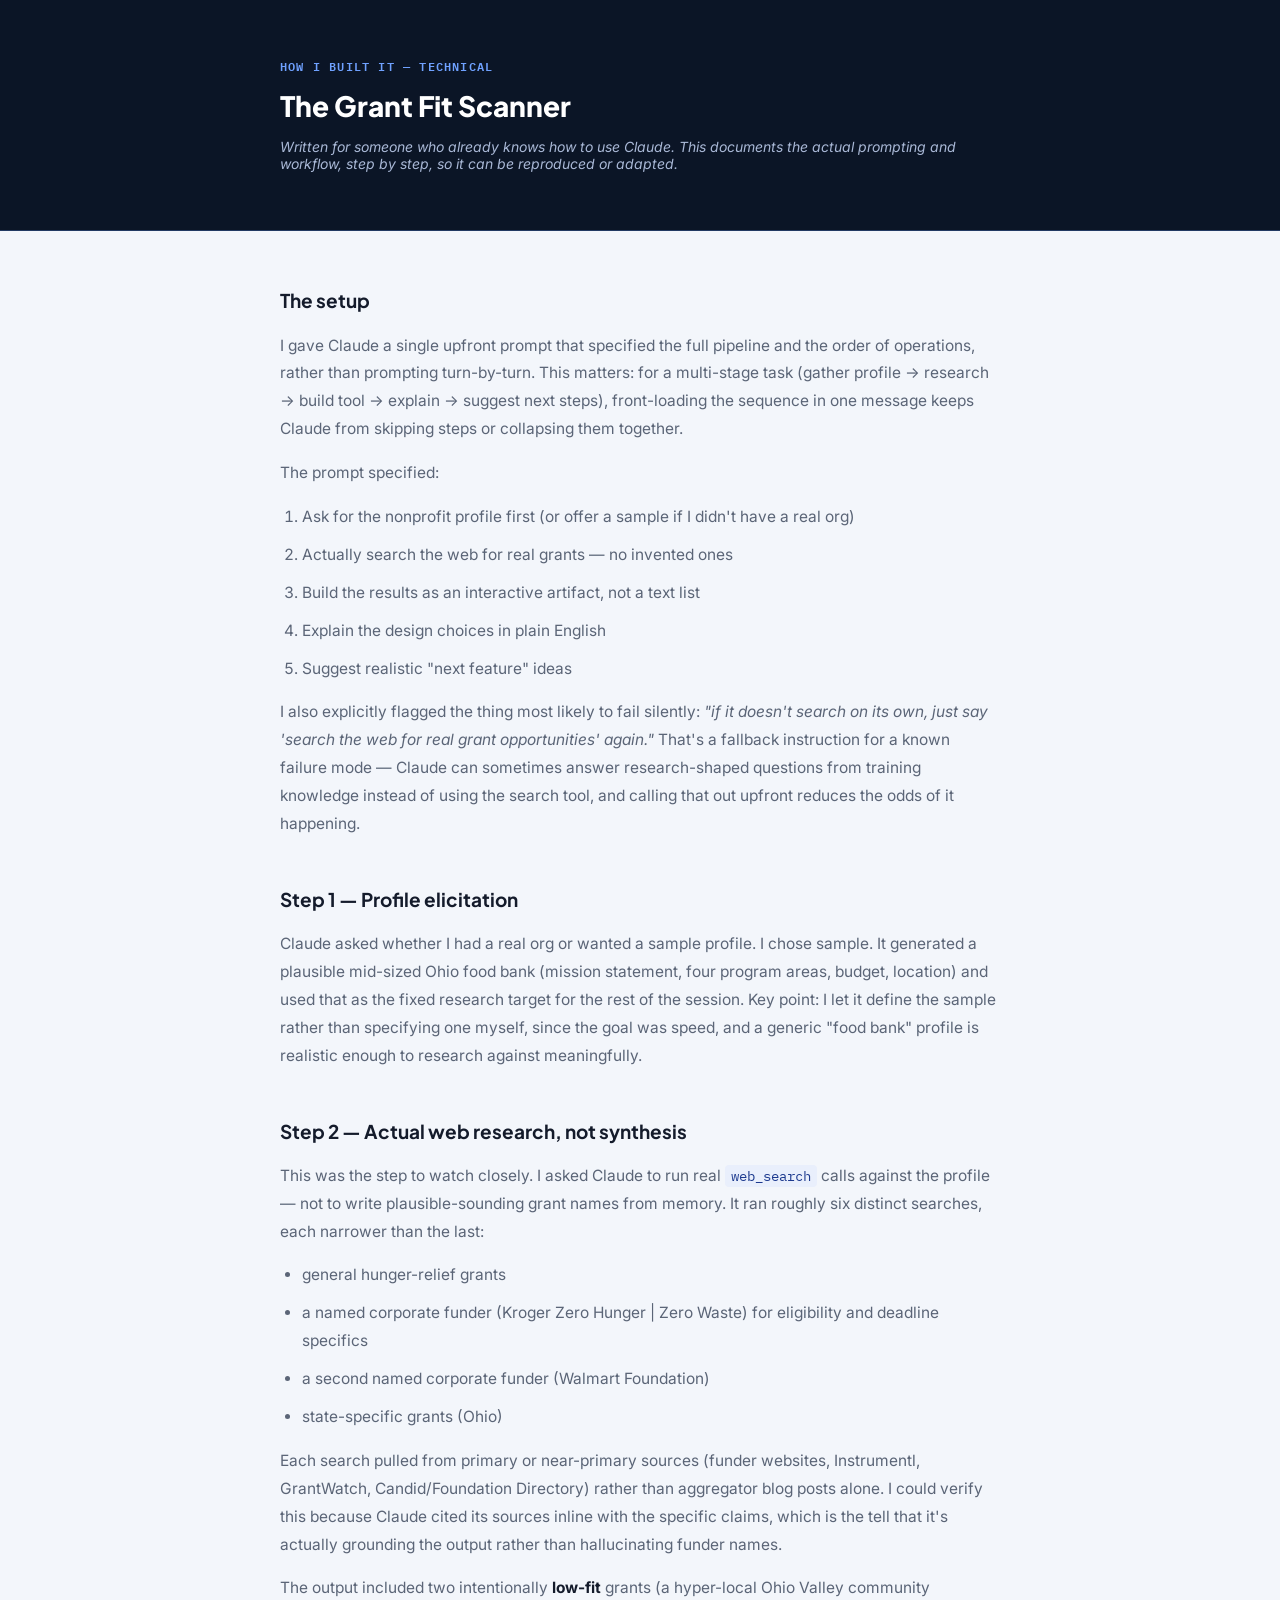
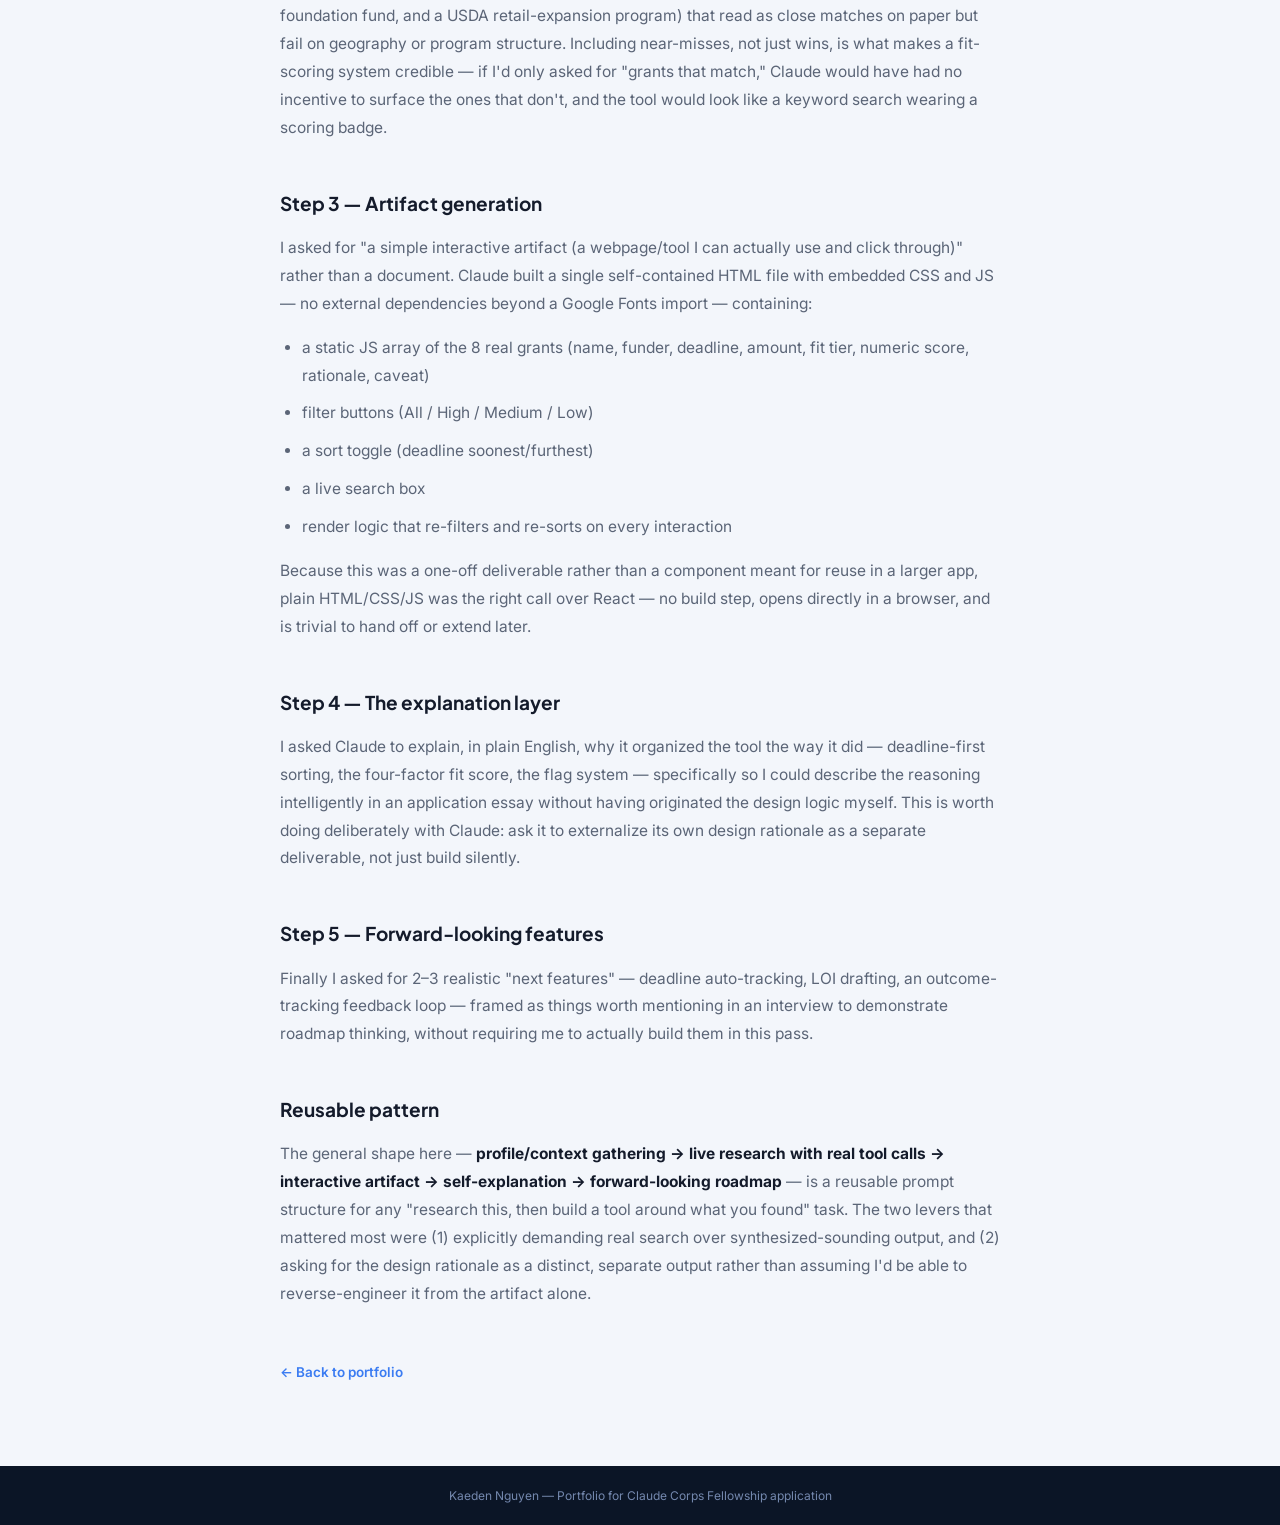
<file: writeups/grant-scanner-technical.html>
<!DOCTYPE html>
<html lang="en">
<head>
<meta charset="UTF-8">
<meta name="viewport" content="width=device-width, initial-scale=1.0">
<title>How I Built the Grant Scanner — Technical</title>
<style>
  @import url('https://fonts.googleapis.com/css2?family=Plus+Jakarta+Sans:wght@600;700;800&family=Inter:wght@400;500;600;700&family=IBM+Plex+Mono:wght@400;500;600&display=swap');
  :root{
    --navy-deep:#0B1526; --navy-line:#223A63; --blue:#3B7CF2; --blue-light:#6FA1FF;
    --off:#F3F6FB; --off-line:#E1E7F0; --text-dark:#141B2B; --text-dim-dark:#5B6577;
  }
  *{ box-sizing:border-box; }
  body{ margin:0; font-family:'Inter',sans-serif; background:var(--off); color:var(--text-dark); }
  a{ color:var(--blue); text-decoration:none; } a:hover{ text-decoration:underline; }
  h1,h2{ font-family:'Plus Jakarta Sans',sans-serif; margin:0; }
  header{ background:var(--navy-deep); padding:56px 32px 44px; border-bottom:1px solid var(--navy-line); }
  .wrap{ max-width:720px; margin:0 auto; }
  .eyebrow{ font-family:'IBM Plex Mono',monospace; font-size:12px; font-weight:600; letter-spacing:0.1em; text-transform:uppercase; color:var(--blue-light); margin:0 0 12px; }
  header h1{ color:#fff; font-weight:800; font-size:28px; line-height:1.3; }
  header p.tag{ color:#A9B8D6; font-size:14px; margin-top:14px; font-style:italic; }
  main{ padding:52px 32px 80px; font-size:15.5px; line-height:1.8; color:var(--text-dim-dark); }
  main h2{ font-size:19px; color:var(--text-dark); margin-top:44px; margin-bottom:14px; }
  main h2:first-child{ margin-top:0; }
  main p{ margin:0 0 16px; }
  main ol, main ul{ padding-left:22px; margin:0 0 16px; }
  main li{ margin-bottom:10px; }
  main strong{ color:var(--text-dark); }
  main code{ font-family:'IBM Plex Mono',monospace; font-size:13.5px; background:#E9EFFC; color:#1d3a8f; padding:2px 6px; border-radius:4px; }
  .back{ display:inline-block; margin-top:36px; font-size:13.5px; font-weight:600; }
  footer{ background:var(--navy-deep); padding:22px; text-align:center; }
  footer p{ font-size:12px; color:#7488AE; margin:0; }
</style>
</head>
<body>

<header>
  <div class="wrap">
    <p class="eyebrow">How I Built It — Technical</p>
    <h1>The Grant Fit Scanner</h1>
    <p class="tag">Written for someone who already knows how to use Claude. This documents the actual prompting and workflow, step by step, so it can be reproduced or adapted.</p>
  </div>
</header>

<main>
  <div class="wrap">

    <h2>The setup</h2>
    <p>I gave Claude a single upfront prompt that specified the full pipeline and the order of operations, rather than prompting turn-by-turn. This matters: for a multi-stage task (gather profile → research → build tool → explain → suggest next steps), front-loading the sequence in one message keeps Claude from skipping steps or collapsing them together.</p>
    <p>The prompt specified:</p>
    <ol>
      <li>Ask for the nonprofit profile first (or offer a sample if I didn't have a real org)</li>
      <li>Actually search the web for real grants — no invented ones</li>
      <li>Build the results as an interactive artifact, not a text list</li>
      <li>Explain the design choices in plain English</li>
      <li>Suggest realistic "next feature" ideas</li>
    </ol>
    <p>I also explicitly flagged the thing most likely to fail silently: <em>"if it doesn't search on its own, just say 'search the web for real grant opportunities' again."</em> That's a fallback instruction for a known failure mode — Claude can sometimes answer research-shaped questions from training knowledge instead of using the search tool, and calling that out upfront reduces the odds of it happening.</p>

    <h2>Step 1 — Profile elicitation</h2>
    <p>Claude asked whether I had a real org or wanted a sample profile. I chose sample. It generated a plausible mid-sized Ohio food bank (mission statement, four program areas, budget, location) and used that as the fixed research target for the rest of the session. Key point: I let it define the sample rather than specifying one myself, since the goal was speed, and a generic "food bank" profile is realistic enough to research against meaningfully.</p>

    <h2>Step 2 — Actual web research, not synthesis</h2>
    <p>This was the step to watch closely. I asked Claude to run real <code>web_search</code> calls against the profile — not to write plausible-sounding grant names from memory. It ran roughly six distinct searches, each narrower than the last:</p>
    <ul>
      <li>general hunger-relief grants</li>
      <li>a named corporate funder (Kroger Zero Hunger | Zero Waste) for eligibility and deadline specifics</li>
      <li>a second named corporate funder (Walmart Foundation)</li>
      <li>state-specific grants (Ohio)</li>
    </ul>
    <p>Each search pulled from primary or near-primary sources (funder websites, Instrumentl, GrantWatch, Candid/Foundation Directory) rather than aggregator blog posts alone. I could verify this because Claude cited its sources inline with the specific claims, which is the tell that it's actually grounding the output rather than hallucinating funder names.</p>
    <p>The output included two intentionally <strong>low-fit</strong> grants (a hyper-local Ohio Valley community foundation fund, and a USDA retail-expansion program) that read as close matches on paper but fail on geography or program structure. Including near-misses, not just wins, is what makes a fit-scoring system credible — if I'd only asked for "grants that match," Claude would have had no incentive to surface the ones that don't, and the tool would look like a keyword search wearing a scoring badge.</p>

    <h2>Step 3 — Artifact generation</h2>
    <p>I asked for "a simple interactive artifact (a webpage/tool I can actually use and click through)" rather than a document. Claude built a single self-contained HTML file with embedded CSS and JS — no external dependencies beyond a Google Fonts import — containing:</p>
    <ul>
      <li>a static JS array of the 8 real grants (name, funder, deadline, amount, fit tier, numeric score, rationale, caveat)</li>
      <li>filter buttons (All / High / Medium / Low)</li>
      <li>a sort toggle (deadline soonest/furthest)</li>
      <li>a live search box</li>
      <li>render logic that re-filters and re-sorts on every interaction</li>
    </ul>
    <p>Because this was a one-off deliverable rather than a component meant for reuse in a larger app, plain HTML/CSS/JS was the right call over React — no build step, opens directly in a browser, and is trivial to hand off or extend later.</p>

    <h2>Step 4 — The explanation layer</h2>
    <p>I asked Claude to explain, in plain English, why it organized the tool the way it did — deadline-first sorting, the four-factor fit score, the flag system — specifically so I could describe the reasoning intelligently in an application essay without having originated the design logic myself. This is worth doing deliberately with Claude: ask it to externalize its own design rationale as a separate deliverable, not just build silently.</p>

    <h2>Step 5 — Forward-looking features</h2>
    <p>Finally I asked for 2–3 realistic "next features" — deadline auto-tracking, LOI drafting, an outcome-tracking feedback loop — framed as things worth mentioning in an interview to demonstrate roadmap thinking, without requiring me to actually build them in this pass.</p>

    <h2>Reusable pattern</h2>
    <p>The general shape here — <strong>profile/context gathering → live research with real tool calls → interactive artifact → self-explanation → forward-looking roadmap</strong> — is a reusable prompt structure for any "research this, then build a tool around what you found" task. The two levers that mattered most were (1) explicitly demanding real search over synthesized-sounding output, and (2) asking for the design rationale as a distinct, separate output rather than assuming I'd be able to reverse-engineer it from the artifact alone.</p>

    <a class="back" href="../index.html">← Back to portfolio</a>
  </div>
</main>

<footer>
  <p>Kaeden Nguyen — Portfolio for Claude Corps Fellowship application</p>
</footer>

</body>
</html>
</file>
